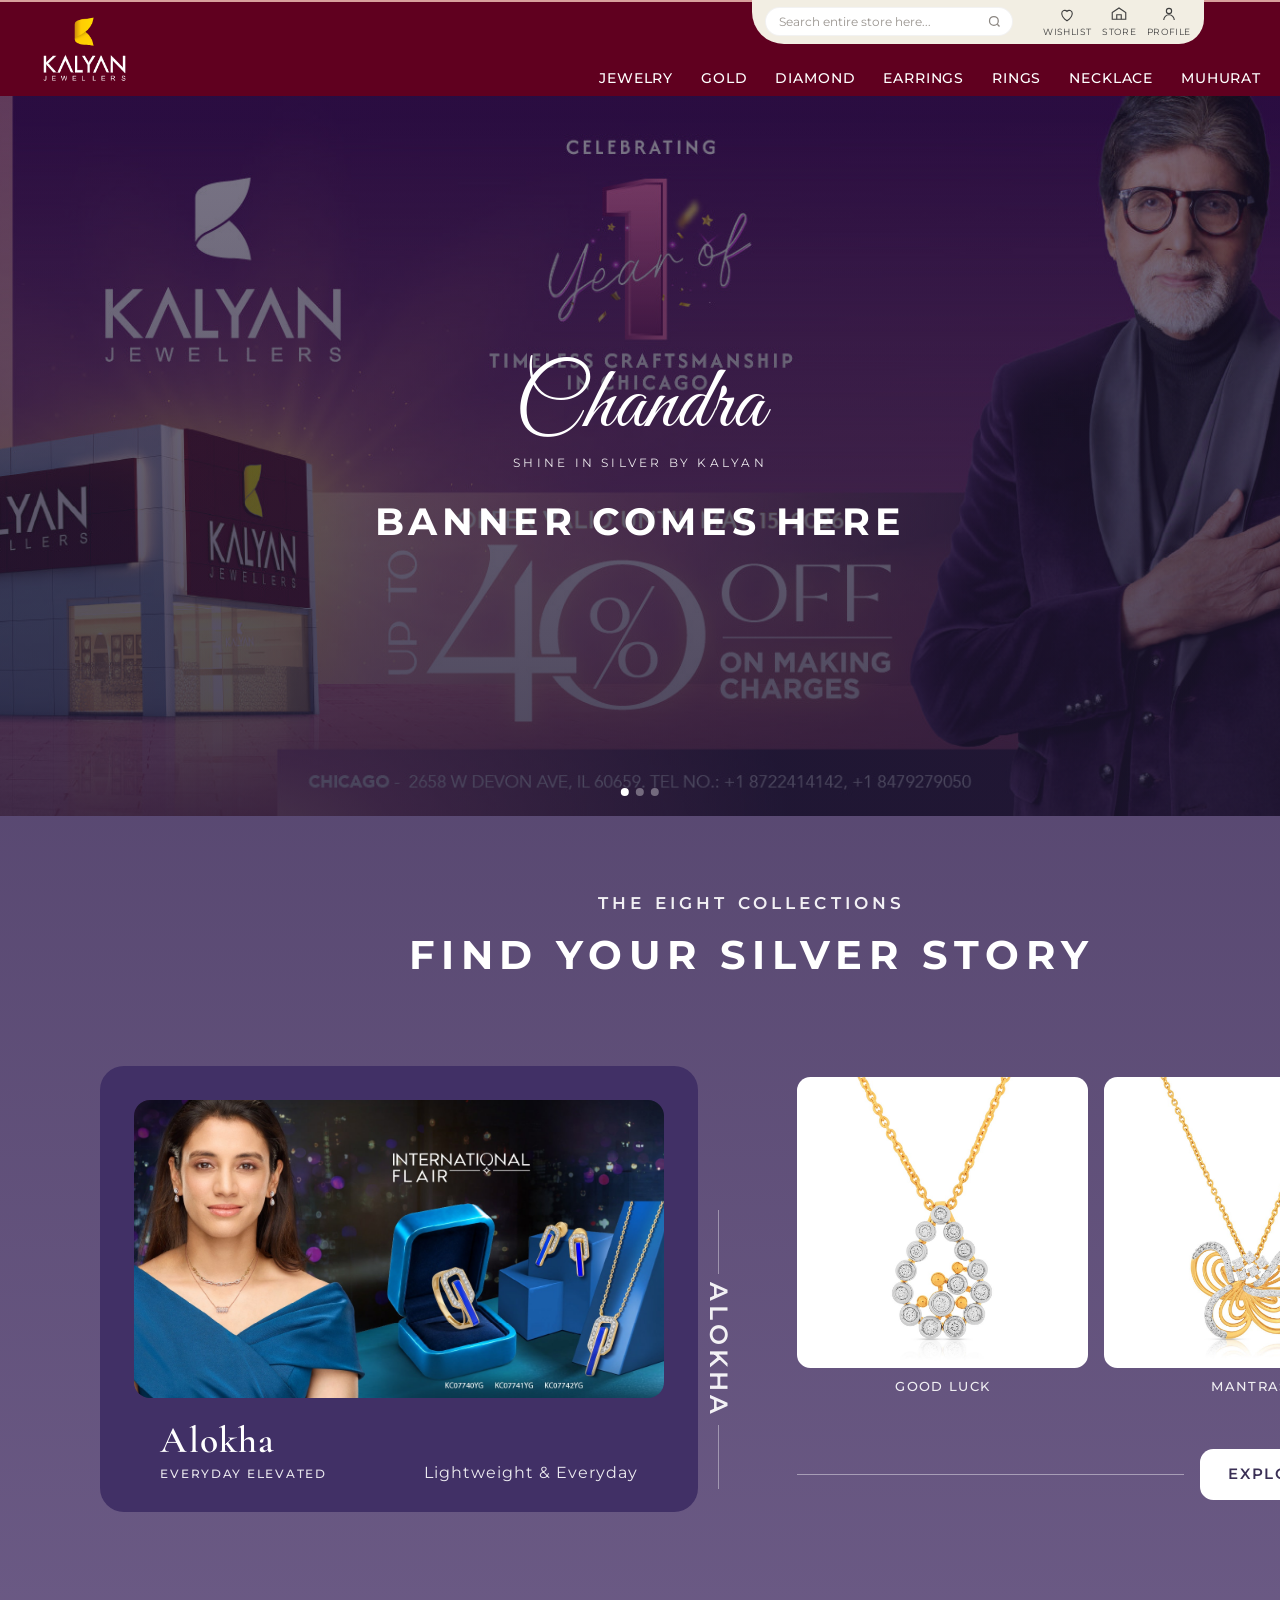
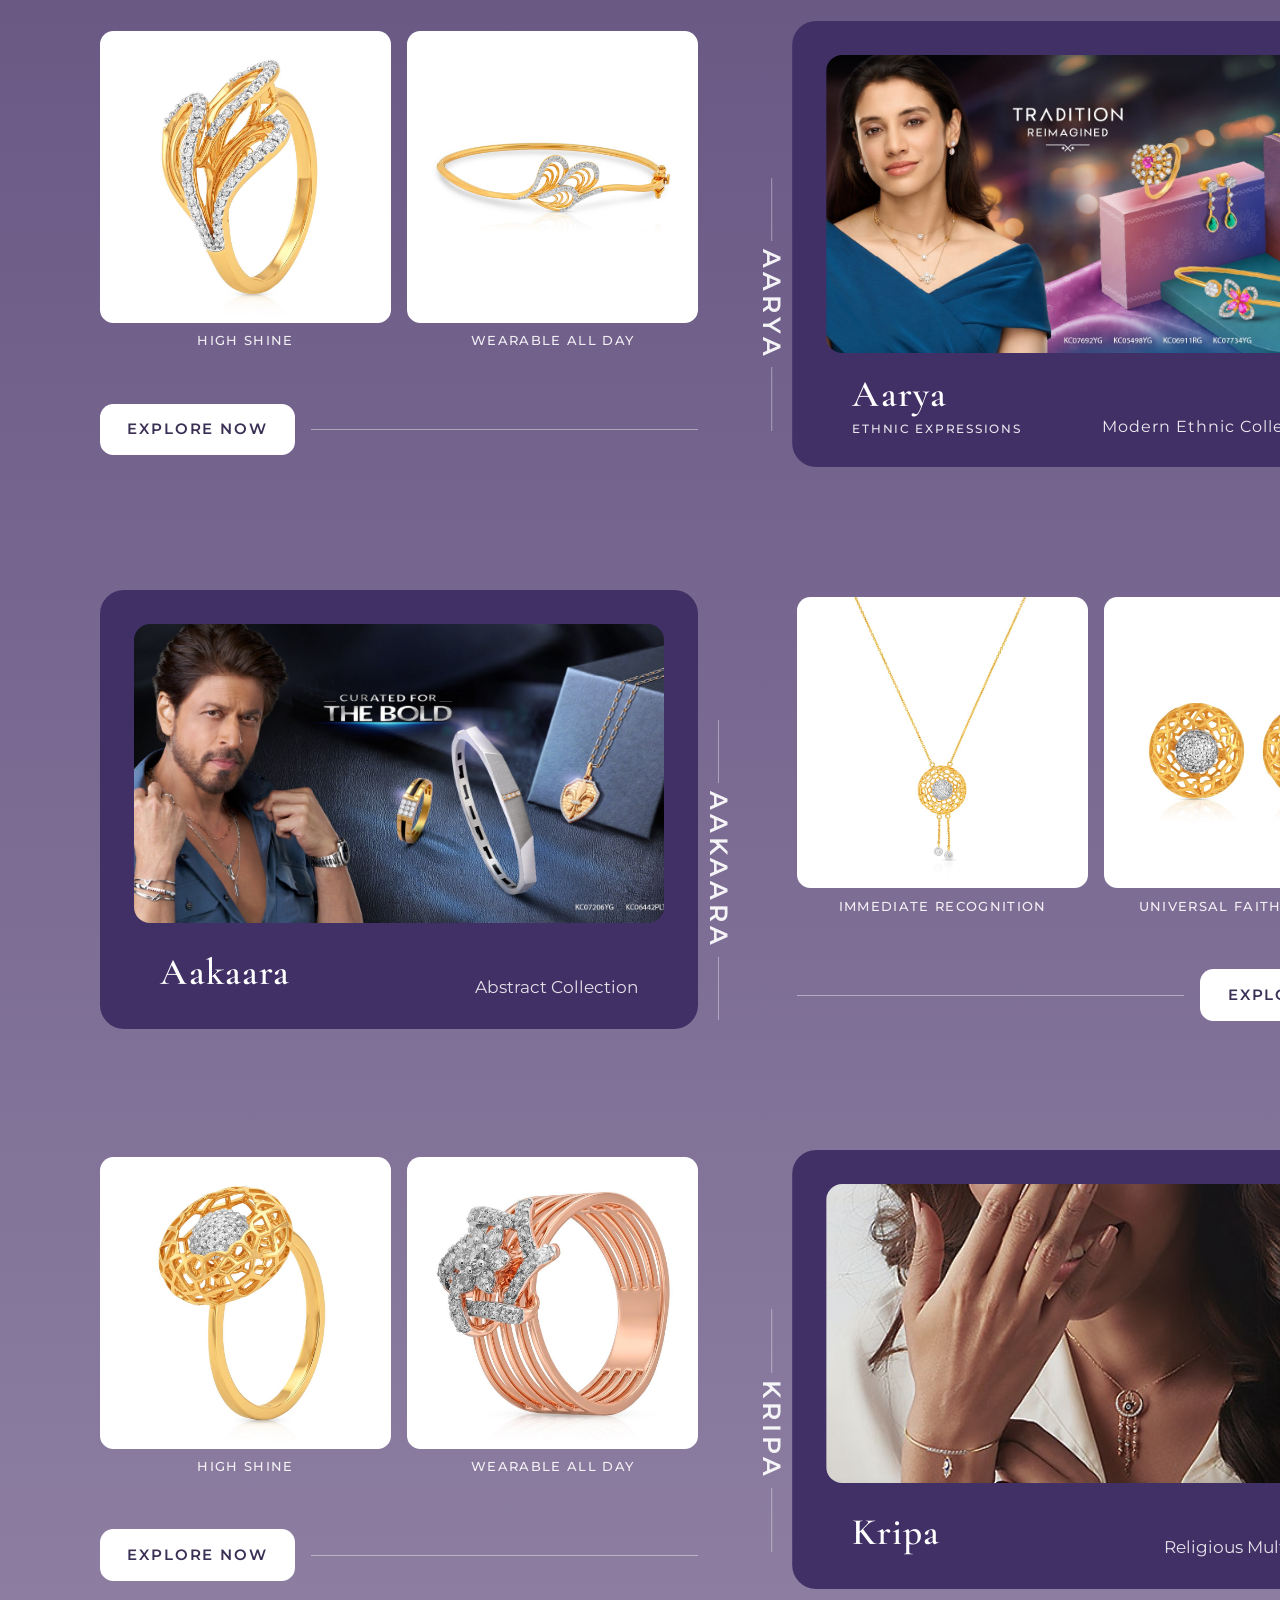
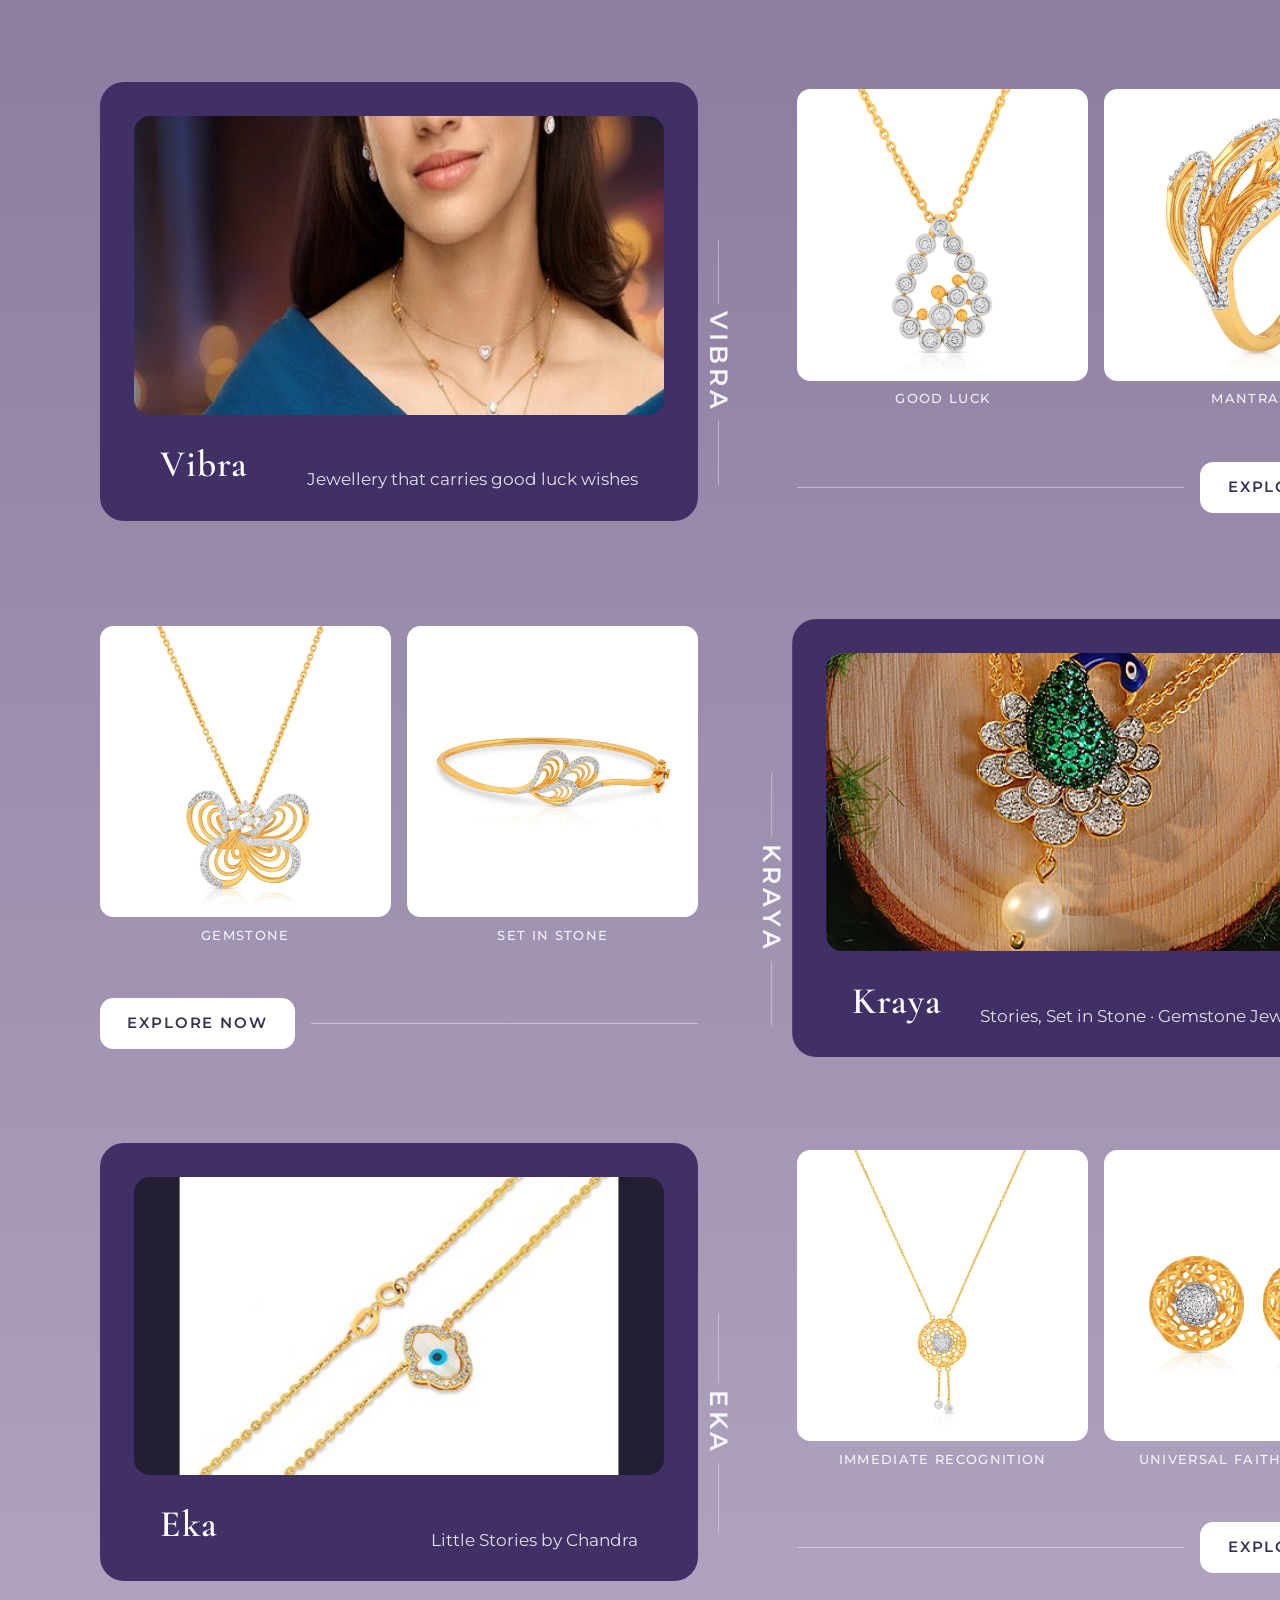
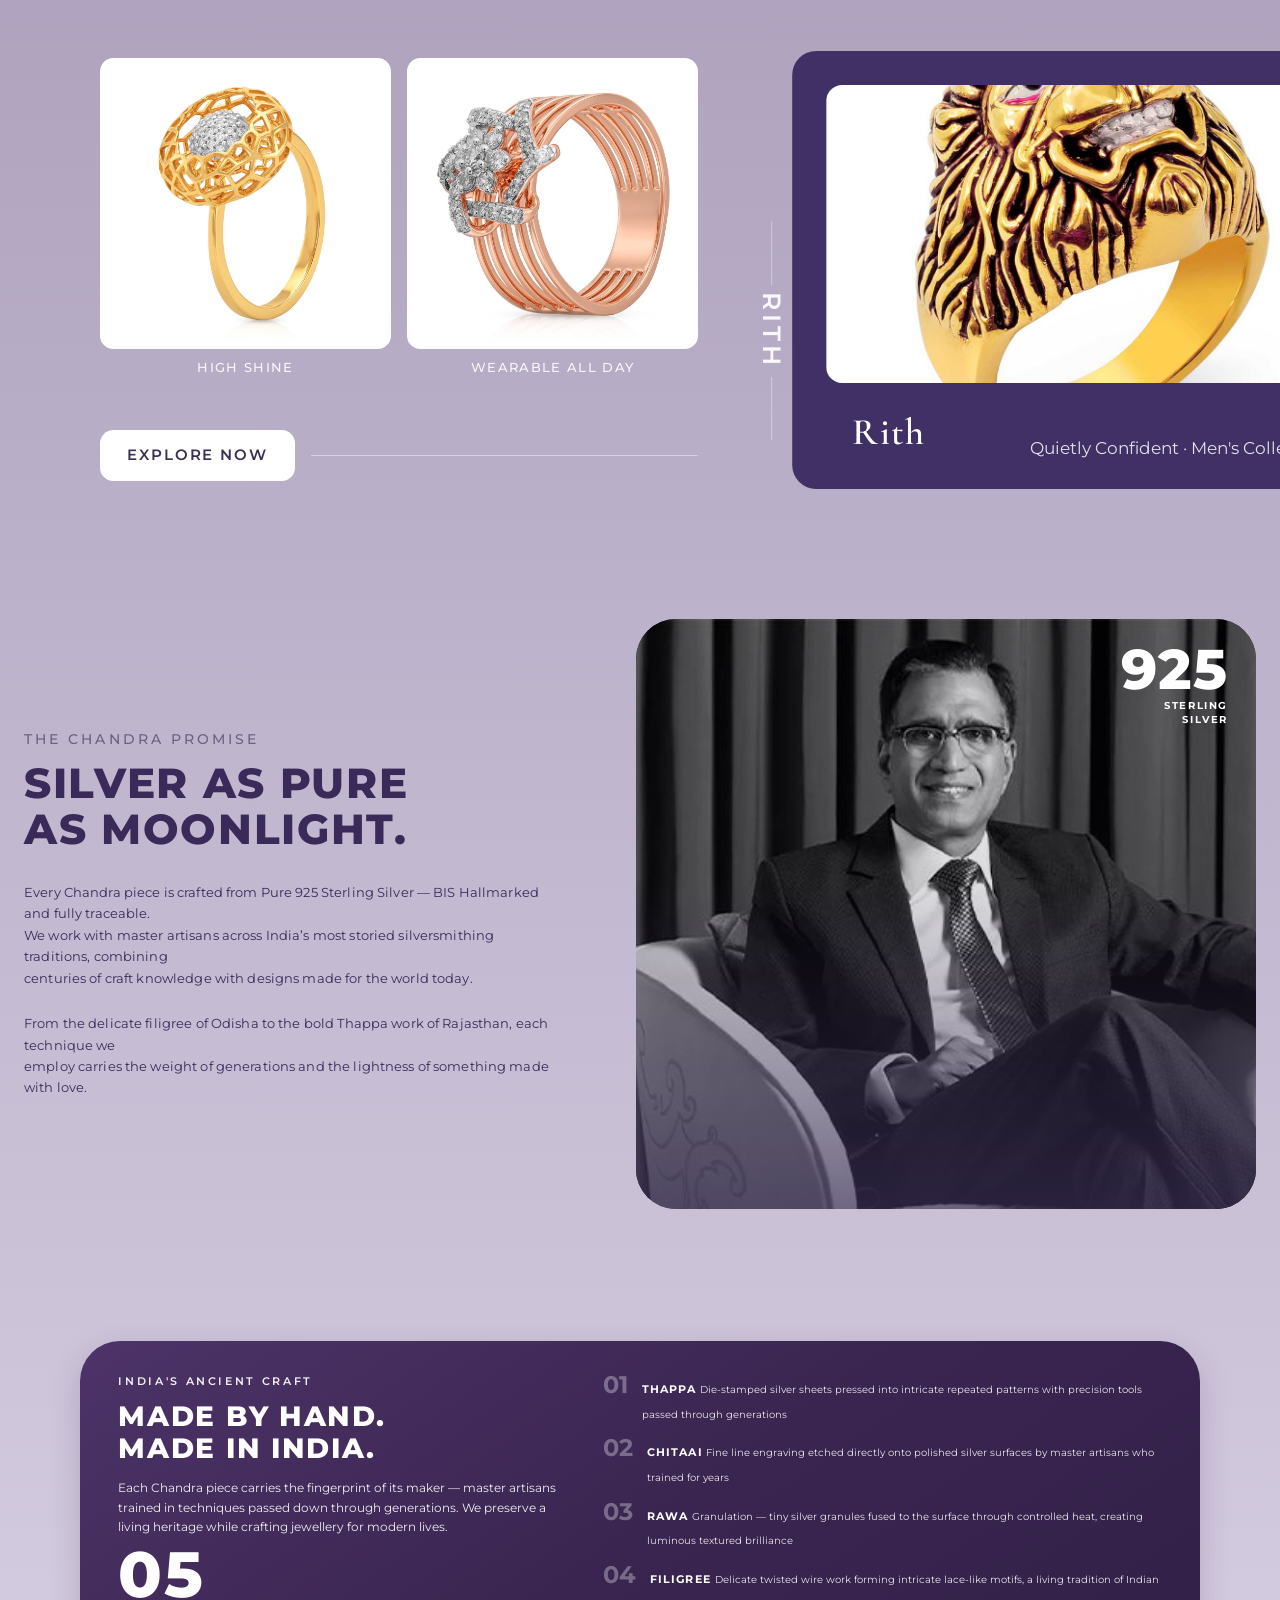
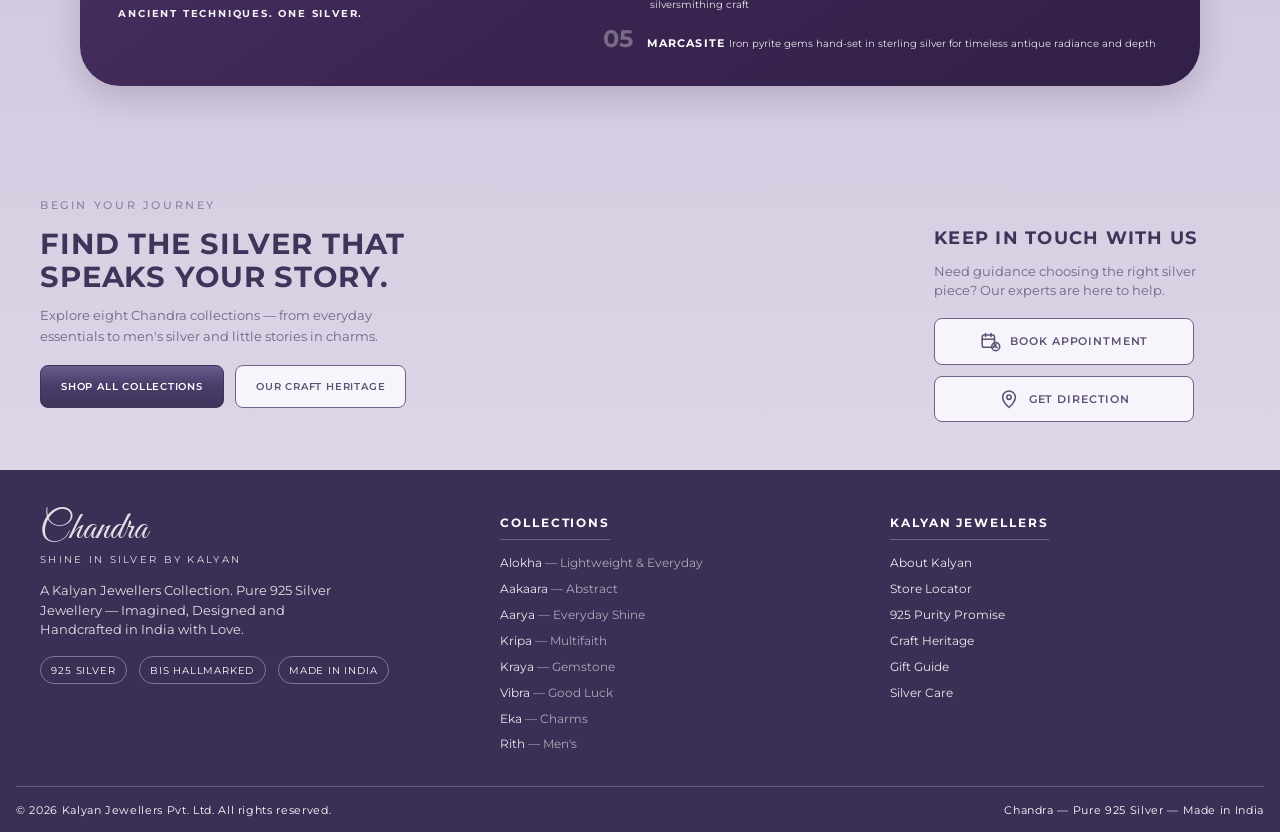
<file: chandra/index.html>
<!DOCTYPE html>
<html lang="en">
<head>
  <meta charset="UTF-8" />
  <meta name="viewport" content="width=device-width, initial-scale=1.0" />
  <title>Chandra — Shine in Silver by Kalyan | Landing Page</title>
  <meta name="description" content="Chandra by Kalyan Jewellers — pure 925 sterling silver jewellery. Responsive HTML mock conversion." />
  <link rel="preconnect" href="https://fonts.googleapis.com" />
  <link rel="preconnect" href="https://fonts.gstatic.com" crossorigin />
  <link href="https://fonts.googleapis.com/css2?family=Cormorant+Garamond:wght@500;600;700&family=Great+Vibes&family=Montserrat:wght@400;500;600;700&display=swap" rel="stylesheet" />
  <link rel="stylesheet" href="css/styles.css" />
</head>
<body class="page-home">
  <div class="page-links">
    <a href="index.html" class="is-current">Landing Page</a>
    <a href="plp.html">Product Listing</a>
    <a href="pdp.html">Product Detail</a>
  </div>

  <div class="utility-bar" aria-label="Quick links">
    <a class="utility-search" href="#" aria-label="Search"><svg viewBox="0 0 24 24" fill="none" stroke="currentColor" stroke-width="1.8"><circle cx="11" cy="11" r="7"/><path d="M20 20l-3.5-3.5"/></svg></a>
    <a href="#"><svg viewBox="0 0 24 24" fill="none" stroke="currentColor" stroke-width="1.8"><path d="M12 21s-7-4.4-7-10a4 4 0 017-2.5A4 4 0 0119 11c0 5.6-7 10-7 10z"/></svg>Wishlist</a>
    <a href="#"><svg viewBox="0 0 24 24" fill="none" stroke="currentColor" stroke-width="1.8"><path d="M4 10.5h16v8.5a1 1 0 01-1 1H5a1 1 0 01-1-1v-8.5z"/><path d="M3 10.5l2.2-5h13.6L21 10.5"/><path d="M9 20v-5h6v5"/></svg>Store</a>
    <a href="#"><svg viewBox="0 0 24 24" fill="none" stroke="currentColor" stroke-width="1.8"><circle cx="12" cy="8" r="3.5"/><path d="M5 20a7 7 0 0114 0"/></svg>Profile</a>
  </div>

  <header class="site-header">
    <div class="header-inner">
      <button class="menu-toggle" type="button" data-menu-toggle aria-expanded="false" aria-label="Open menu">
        <svg viewBox="0 0 24 24" fill="none" stroke="currentColor" stroke-width="2"><path d="M4 7h16M4 12h16M4 17h16"/></svg>
      </button>
      <a class="logo" href="index.html">
        <img class="logo-img" src="assets/icon/kalyanlogo.png" width="102" height="88" alt="Kalyan Jewellers" />
      </a>
    </div>

    <div class="header-grid">
      <a class="logo" href="index.html">
        <img class="logo-img" src="assets/icon/kalyanlogo.png" width="102" height="88" alt="Kalyan Jewellers" />
      </a>
      <div class="header-right-stack">
        <div class="header-utility">
          <label class="header-search">
            <span class="visually-hidden">Search entire store</span>
            <input type="search" placeholder="Search entire store here..." autocomplete="off" />
            <svg class="search-icon" viewBox="0 0 24 24" fill="none" stroke="currentColor" stroke-width="2" aria-hidden="true"><circle cx="11" cy="11" r="7"/><path d="M20 20l-3.5-3.5"/></svg>
          </label>
          <div class="header-util-group">
            <a href="#" class="header-util">
              <svg viewBox="0 0 24 24" fill="none" stroke="currentColor" stroke-width="1.5" aria-hidden="true"><path d="M12 21s-7-4.4-7-10a4 4 0 017-2.5A4 4 0 0119 11c0 5.6-7 10-7 10z"/></svg>
              <span>Wishlist</span>
            </a>
            <a href="#" class="header-util">
              <svg viewBox="0 0 24 24" fill="none" stroke="currentColor" stroke-width="1.5" aria-hidden="true"><path d="M3 10l9-6 9 6v9H3v-9z"/><path d="M9 19v-6h6v6"/></svg>
              <span>Store</span>
            </a>
            <a href="#" class="header-util">
              <svg viewBox="0 0 24 24" fill="none" stroke="currentColor" stroke-width="1.5" aria-hidden="true"><circle cx="12" cy="8" r="3.5"/><path d="M5 20a7 7 0 0114 0"/></svg>
              <span>Profile</span>
            </a>
          </div>
        </div>
      </div>
      <nav class="nav-desktop" aria-label="Primary">
        <a href="#">Jewelry</a>
        <a href="#">Gold</a>
        <a href="#">Diamond</a>
        <a href="#">Earrings</a>
        <a href="#">Rings</a>
        <a href="#">Necklace</a>
        <a href="#">Muhurat</a>
        <a href="#">Collection</a>
        <a href="#">Occasion</a>
        <a href="#">Price Range</a>
        <a href="#">More</a>
      </nav>
    </div>

    <nav class="mobile-nav" data-mobile-nav aria-label="Mobile">
      <a href="#">Jewelry</a>
      <a href="#">Gold</a>
      <a href="#">Diamond</a>
      <a href="plp.html">Chandra Silver</a>
      <a href="#">Collection</a>
      <a href="#">Occasion</a>
      <a href="pdp.html">Sample PDP</a>
    </nav>
  </header>

  <main>
    <div class="lp-mobile">
      <section class="m-hero" aria-label="Chandra banner">
        <div class="m-moon" aria-hidden="true"></div>
        <svg class="m-skyline" viewBox="0 0 360 90" preserveAspectRatio="none" aria-hidden="true">
          <g fill="rgba(28,12,58,0.55)">
            <rect x="18" y="38" width="10" height="52"/><rect x="32" y="22" width="14" height="68"/>
            <rect x="50" y="46" width="8" height="44"/><rect x="62" y="28" width="16" height="62"/>
            <rect x="82" y="50" width="9" height="40"/><rect x="96" y="18" width="12" height="72"/>
            <rect x="112" y="40" width="18" height="50"/><rect x="134" y="26" width="10" height="64"/>
            <rect x="210" y="34" width="12" height="56"/><rect x="226" y="16" width="16" height="74"/>
            <rect x="246" y="42" width="9" height="48"/><rect x="258" y="24" width="14" height="66"/>
            <rect x="276" y="48" width="11" height="42"/><rect x="290" y="20" width="15" height="70"/>
            <rect x="308" y="36" width="10" height="54"/><rect x="322" y="28" width="18" height="62"/>
          </g>
        </svg>
        <div class="m-sparkles" aria-hidden="true"></div>
        <div class="m-hero-copy">
          <p class="m-script">Chandra</p>
          <p class="m-tag">Shine in Silver<br />by Kalyan</p>
          <h1>Banner<br />Comes Here</h1>
        </div>
      </section>

      <section class="m-story">
        <div class="m-slider-block" data-slider-wrap>
          <div class="m-divider">
            <span></span>
            <strong data-m-label>AALOKA</strong>
            <span></span>
          </div>
          <div class="m-slider" data-collection-slider>
            <article class="m-slide is-active" data-label="AALOKA">
              <img class="is-banner" src="assets/collections/alokha.jpg" alt="Alokha collection" />
              <h3>Alokha</h3>
              <p class="m-eye">Everyday Elevated</p>
              <p class="m-sub">Lightweight &amp; Everyday</p>
              <a class="m-explore" href="plp.html">Explore Now</a>
            </article>
            <article class="m-slide" data-label="AARYA">
              <img class="is-banner" src="assets/collections/aarya.jpg" alt="Aarya collection" />
              <h3>Aarya</h3>
              <p class="m-eye">Ethnic Expressions</p>
              <p class="m-sub">Modern Ethnic Collection</p>
              <a class="m-explore" href="plp.html">Explore Now</a>
            </article>
            <article class="m-slide" data-label="AAKAARA">
              <img class="is-banner" src="assets/collections/aakaara.jpg" alt="Aakaara collection" />
              <h3>Aakaara</h3>
              <p class="m-eye">Abstract Collection</p>
              <p class="m-sub">Immediate Recognition</p>
              <a class="m-explore" href="plp.html">Explore Now</a>
            </article>
            <article class="m-slide" data-label="KRIPA">
              <img src="assets/collections/kripa.jpg" alt="Kripa collection" />
              <h3>Kripa</h3>
              <p class="m-eye">Religious Multifaith</p>
              <p class="m-sub">Universal Faith Symbols</p>
              <a class="m-explore" href="plp.html">Explore Now</a>
            </article>
            <article class="m-slide" data-label="VIBRA">
              <img src="assets/collections/vibra.jpg" alt="Vibra collection" />
              <h3>Vibra</h3>
              <p class="m-eye">Good Luck Wishes</p>
              <p class="m-sub">Jewellery that carries good luck</p>
              <a class="m-explore" href="plp.html">Explore Now</a>
            </article>
            <article class="m-slide" data-label="KRAYA">
              <img src="assets/collections/kraya.jpg" alt="Kraya collection" />
              <h3>Kraya</h3>
              <p class="m-eye">Stories, Set in Stone</p>
              <p class="m-sub">Gemstone Jewellery</p>
              <a class="m-explore" href="plp.html">Explore Now</a>
            </article>
            <article class="m-slide" data-label="EKA">
              <img src="assets/collections/eka.jpg" alt="Eka collection" />
              <h3>Eka</h3>
              <p class="m-eye">Little Stories</p>
              <p class="m-sub">Little Stories by Chandra</p>
              <a class="m-explore" href="plp.html">Explore Now</a>
            </article>
            <article class="m-slide" data-label="RITH">
              <img src="assets/collections/rith.jpg" alt="Rith collection" />
              <h3>Rith</h3>
              <p class="m-eye">Quietly Confident</p>
              <p class="m-sub">Men's Collection</p>
              <a class="m-explore" href="plp.html">Explore Now</a>
            </article>
          </div>
          <div class="m-dots" aria-label="Collections">
            <button type="button" class="is-active" data-collection-dot aria-label="Alokha"></button>
            <button type="button" data-collection-dot aria-label="Aarya"></button>
            <button type="button" data-collection-dot aria-label="Aakaara"></button>
            <button type="button" data-collection-dot aria-label="Kripa"></button>
            <button type="button" data-collection-dot aria-label="Vibra"></button>
            <button type="button" data-collection-dot aria-label="Kraya"></button>
            <button type="button" data-collection-dot aria-label="Eka"></button>
            <button type="button" data-collection-dot aria-label="Rith"></button>
          </div>
        </div>

        <div class="m-copy">
          <p class="m-kicker">The Chandra Promise</p>
          <h2>Silver as Pure<br />as Moonlight.</h2>
          <p>Every Chandra piece is crafted from Pure 925 Sterling Silver — BIS Hallmarked and fully traceable. We work with master artisans across India's most storied silversmithing traditions, combining centuries of craft knowledge with designs made for the world today.</p>
          <p>From the delicate filigree of Odisha to the bold Thappa work of Rajasthan, each technique we employ carries the weight of generations and the lightness of something made with love.</p>
        </div>

        <div class="m-silver">
          <svg viewBox="0 0 360 430" aria-hidden="true">
            <defs>
              <radialGradient id="mSilverBg" cx="32%" cy="40%" r="78%">
                <stop offset="0%" stop-color="#2a2a30"/>
                <stop offset="55%" stop-color="#101014"/>
                <stop offset="100%" stop-color="#070709"/>
              </radialGradient>
              <radialGradient id="mGlow" cx="50%" cy="100%" r="60%">
                <stop offset="0%" stop-color="#5c1830" stop-opacity="0.7"/>
                <stop offset="100%" stop-color="#5c1830" stop-opacity="0"/>
              </radialGradient>
              <filter id="knockWhite" color-interpolation-filters="sRGB">
                <feColorMatrix type="matrix" values="0.33 0.33 0.34 0 0  0.33 0.33 0.34 0 0  0.33 0.33 0.34 0 0  -0.9 -0.9 -0.9 2.85 0"/>
              </filter>
              <linearGradient id="fadeRight" x1="0" y1="0" x2="1" y2="0">
                <stop offset="42%" stop-color="#0c0c10" stop-opacity="0"/>
                <stop offset="68%" stop-color="#0c0c10" stop-opacity="0.88"/>
                <stop offset="100%" stop-color="#0c0c10"/>
              </linearGradient>
            </defs>
            <rect width="360" height="430" fill="url(#mSilverBg)"/>
            <image href="assets/products/p1.jpg" x="-70" y="-20" width="360" height="470" preserveAspectRatio="xMidYMid slice" filter="url(#knockWhite)"/>
            <rect width="360" height="430" fill="url(#fadeRight)"/>
            <rect width="360" height="430" fill="url(#mGlow)"/>
          </svg>
          <div class="m-silver-copy">
            <p class="m-925">925</p>
            <p>Sterling<br />Silver</p>
          </div>
        </div>

        <div class="m-copy m-craft-intro">
          <p class="m-kicker">India's Ancient Craft</p>
          <h2>Made by Hand.<br />Made in India.</h2>
          <p>Each Chandra piece carries the fingerprint of its maker. Master artisans trained in techniques passed down through generations. We preserve a living heritage while crafting jewellery for modern lives.</p>
        </div>
      </section>

      <section class="m-techniques" id="m-craft">
        <div class="m-tech-head">
          <p class="m-tech-count">05</p>
          <h2>Ancient Techniques.<br />One Silver.</h2>
        </div>
        <ol class="m-tech-list">
          <li><span>01</span><div><strong>Thappa</strong><p>Die-stamped silver sheets pressed into intricate repeated patterns with precision tools passed through generations</p></div></li>
          <li><span>02</span><div><strong>Chitaai</strong><p>Fine line engraving etched directly onto polished silver surfaces by master artisans who trained for years</p></div></li>
          <li><span>03</span><div><strong>Rawa</strong><p>Granulation — tiny silver granules fused to the surface through controlled heat, creating luminous textured brilliance</p></div></li>
          <li><span>04</span><div><strong>Filigree</strong><p>Delicate twisted wire work forming intricate lace-like motifs, a living tradition of Indian silversmithing craft</p></div></li>
          <li><span>05</span><div><strong>Marcasite</strong><p>Iron pyrite gems hand-set in sterling silver for timeless antique radiance and depth</p></div></li>
        </ol>
      </section>

      <section class="m-journey">
        <p class="m-kicker">Begin Your Journey</p>
        <h2>Find the Silver That<br />Speaks Your Story.</h2>
        <p>Eight collections. From the deeply devotional to the boldly modern, Chandra holds a piece for every moment, every mood, every person who wears silver.</p>
        <div class="m-actions">
          <a class="m-btn m-btn-fill" href="plp.html">Shop All Collections</a>
          <a class="m-btn m-btn-line" href="#m-craft">Our Craft Heritage</a>
        </div>

        <h2 class="m-touch-title">Keep in Touch<br />With Us</h2>
        <p>We're always here to guide you every step of the way. Whether it's new collections, special offers, or personalized assistance, we're just a click away. Let's stay connected!</p>
        <div class="m-actions">
          <a class="m-btn m-btn-line" href="#">
            <svg class="keep-icon" viewBox="0 0 24 24" fill="none" stroke="currentColor" stroke-width="1.7" stroke-linecap="round" stroke-linejoin="round" aria-hidden="true">
              <rect x="2.4" y="4.4" width="13.4" height="13.4" rx="2.3"/>
              <path d="M6.1 2.8v3.1M12.1 2.8v3.1M2.4 8.9h13.4"/>
              <circle cx="17.15" cy="17.05" r="4.35"/>
              <path d="M17.15 14.85v2.35l1.7.95"/>
            </svg>
            Book My Appointment
          </a>
          <a class="m-btn m-btn-line" href="#">
            <svg class="keep-icon" viewBox="0 0 24 24" fill="none" stroke="currentColor" stroke-width="1.7" stroke-linecap="round" stroke-linejoin="round" aria-hidden="true">
              <path d="M12 21.25s6.9-6 6.9-11.15A6.9 6.9 0 0 0 5.1 10.1C5.1 15.25 12 21.25 12 21.25z"/>
              <circle cx="12" cy="10.05" r="2.35"/>
            </svg>
            Get Direction
          </a>
        </div>
        <div class="m-top-row">
          <button class="m-top" type="button" data-scroll-top aria-label="Back to top">
            <svg viewBox="0 0 24 24" fill="none" stroke="currentColor" stroke-width="1.8" stroke-linecap="round" stroke-linejoin="round" aria-hidden="true">
              <circle cx="12" cy="12" r="9.2"/>
              <path d="M8 13.2l4-4.2 4 4.2"/>
            </svg>
          </button>
        </div>
      </section>

      <footer class="m-footer">
        <p class="m-script">Chandra</p>
        <p class="m-foot-tag">Shine in Silver<br />by Kalyan</p>
        <p class="m-foot-lead">A Kalyan Jewellers Collection.</p>
        <p class="m-foot-desc">Pure 925 Silver Jewellery. Imagined, Designed and Handcrafted in India with Love.</p>
        <div class="m-badges">
          <span>925<br />Silver</span>
          <span>BIS<br />Hallmarked</span>
          <span>Made<br />in India</span>
        </div>
        <h3 class="m-foot-head">Collections</h3>
        <p class="m-foot-flow">
          Alokha - Lightweight &amp; Everyday | Aakaara - Abstract Collection<br />
          Aarya - Modern Ethnic Collection | Kripa - Religious Multifaith<br />
          Vibra - Jewellery that carries good luck wishes |<br />
          Kraya - Gemstone Jewellery | Eka - Charms Collection<br />
          Rith - Men's Collection
        </p>
        <h3 class="m-foot-head">Kalyan Jewellers</h3>
        <p class="m-foot-flow m-foot-links">
          <a href="#">About Kalyan</a> | <a href="#">Store Locator</a> | <a href="#">925 Purity Promise</a><br />
          <a href="#">Craft Heritage</a> | <a href="#">Gift Guide</a> | <a href="#">Silver Care</a>
        </p>
        <p class="m-legal">© 2024 Kalyan Jewellers Pvt. Ltd. All rights reserved.<br /><span>Chandra - Pure 925 Silver - Made in India</span></p>
      </footer>
    </div>

    <section class="hero d-only" aria-label="Chandra banner">
      <div class="hero-slider">
        <div class="hero-slide is-active" data-hero-slide style="background-image:linear-gradient(180deg,rgba(30,22,50,.35),rgba(30,22,50,.55)),url('assets/hero/desktop-hero.jpg')"></div>
        <div class="hero-slide" data-hero-slide style="background-image:linear-gradient(180deg,rgba(30,22,50,.35),rgba(30,22,50,.55)),url('assets/hero/hero-slide-2.jpg')"></div>
        <div class="hero-slide" data-hero-slide style="background-image:linear-gradient(180deg,rgba(30,22,50,.35),rgba(30,22,50,.55)),url('assets/hero/hero-slide-3.jpg')"></div>
      </div>
      <div class="hero-content">
        <p class="brand-script">Chandra</p>
        <p class="brand-tag">Shine in Silver by Kalyan</p>
        <h1 class="hero-title">Banner Comes Here</h1>
      </div>
      <div class="hero-dots" aria-label="Banner slides">
        <button type="button" class="is-active" data-hero-dot aria-label="Slide 1"></button>
        <button type="button" data-hero-dot aria-label="Slide 2"></button>
        <button type="button" data-hero-dot aria-label="Slide 3"></button>
      </div>
    </section>

    <section class="section section-lavender section-collections d-only">
      <div class="container">
        <div class="section-head">
          <h2>The Eight Collections</h2>
          <p>Find your silver story</p>
        </div>

        <!-- Mobile slider -->
        <div class="collection-slider-wrap">
          <div class="collection-slider" data-collection-slider>
            <article class="collection-slide collection-card">
              <img src="assets/collections/alokha.jpg" alt="Alokha collection" />
              <div class="meta">
                <h3>Alokha</h3>
                <p>Everyday Elevated · Lightweight &amp; Everyday</p>
                <a class="btn btn-light" href="plp.html" style="margin-top:0.85rem">Explore Now</a>
              </div>
            </article>
            <article class="collection-slide collection-card">
              <img src="assets/collections/aarya.jpg" alt="Aarya collection" />
              <div class="meta"><h3>Aarya</h3><p>Wearable All Day</p><a class="btn btn-light" href="plp.html" style="margin-top:0.85rem">Explore Now</a></div>
            </article>
            <article class="collection-slide collection-card">
              <img src="assets/collections/aakaara.jpg" alt="Aakaara collection" />
              <div class="meta"><h3>Aakaara</h3><p>Abstract Collection</p><a class="btn btn-light" href="plp.html" style="margin-top:0.85rem">Explore Now</a></div>
            </article>
            <article class="collection-slide collection-card">
              <img src="assets/collections/kripa.jpg" alt="Kripa collection" />
              <div class="meta"><h3>Kripa</h3><p>Religious Multifaith</p><a class="btn btn-light" href="plp.html" style="margin-top:0.85rem">Explore Now</a></div>
            </article>
            <article class="collection-slide collection-card">
              <img src="assets/collections/vibra.jpg" alt="Vibra collection" />
              <div class="meta"><h3>Vibra</h3><p>Good Luck Wishes</p><a class="btn btn-light" href="plp.html" style="margin-top:0.85rem">Explore Now</a></div>
            </article>
            <article class="collection-slide collection-card">
              <img src="assets/collections/kraya.jpg" alt="Kraya collection" />
              <div class="meta"><h3>Kraya</h3><p>Gemstone Jewellery</p><a class="btn btn-light" href="plp.html" style="margin-top:0.85rem">Explore Now</a></div>
            </article>
            <article class="collection-slide collection-card">
              <img src="assets/collections/eka.jpg" alt="Eka collection" />
              <div class="meta"><h3>Eka</h3><p>Little Stories by Chandra</p><a class="btn btn-light" href="plp.html" style="margin-top:0.85rem">Explore Now</a></div>
            </article>
            <article class="collection-slide collection-card">
              <img src="assets/collections/rith.jpg" alt="Rith collection" />
              <div class="meta"><h3>Rith</h3><p>Men's Collection · Quietly Confident</p><a class="btn btn-light" href="plp.html" style="margin-top:0.85rem">Explore Now</a></div>
            </article>
          </div>
          <div class="slider-dots" aria-label="Collections">
            <button type="button" class="is-active" data-collection-dot></button>
            <button type="button" data-collection-dot></button>
            <button type="button" data-collection-dot></button>
            <button type="button" data-collection-dot></button>
            <button type="button" data-collection-dot></button>
            <button type="button" data-collection-dot></button>
            <button type="button" data-collection-dot></button>
            <button type="button" data-collection-dot></button>
          </div>
        </div>

        <!-- Desktop zigzag -->
        <div class="collections collections-desktop">
          <div class="collection-row">
            <article class="collection-card">
              <img src="assets/collections/alokha.jpg" alt="Alokha" />
              <div class="meta">
                <div class="meta-brand">
                  <h3>Alokha</h3>
                  <span class="meta-eyebrow">Everyday Elevated</span>
                </div>
                <p class="meta-tagline">Lightweight &amp; Everyday</p>
              </div>
            </article>
            <div class="vert-label" aria-hidden="true">
              <span class="vert-divider-line"></span>
              <span class="vert-label-text">Alokha</span>
              <span class="vert-divider-line"></span>
            </div>
            <div class="collection-side">
              <div class="thumb-grid">
                <div class="thumb"><img src="assets/products/p1.jpg" alt="" /><span>Good Luck</span></div>
                <div class="thumb"><img src="assets/products/p2.jpg" alt="" /><span>Mantras</span></div>
              </div>
              <div class="collection-cta">
                <span class="collection-cta-line"></span>
                <a class="btn btn-explore" href="plp.html">Explore Now</a>
              </div>
            </div>
          </div>

          <div class="collection-row is-flip">
            <article class="collection-card">
              <img src="assets/collections/aarya.jpg" alt="Aarya" />
              <div class="meta">
                <div class="meta-brand">
                  <h3>Aarya</h3>
                  <span class="meta-eyebrow">Ethnic Expressions</span>
                </div>
                <p class="meta-tagline">Modern Ethnic Collection</p>
              </div>
            </article>
            <div class="vert-label" aria-hidden="true">
              <span class="vert-divider-line"></span>
              <span class="vert-label-text">Aarya</span>
              <span class="vert-divider-line"></span>
            </div>
            <div class="collection-side">
              <div class="thumb-grid">
                <div class="thumb"><img src="assets/products/p3.jpg" alt="" /><span>High Shine</span></div>
                <div class="thumb"><img src="assets/products/p4.jpg" alt="" /><span>Wearable All Day</span></div>
              </div>
              <div class="collection-cta">
                <span class="collection-cta-line"></span>
                <a class="btn btn-explore" href="plp.html">Explore Now</a>
              </div>
            </div>
          </div>

          <div class="collection-row">
            <article class="collection-card">
              <img src="assets/collections/aakaara.jpg" alt="Aakaara" />
              <div class="meta"><h3>Aakaara</h3><p>Abstract Collection</p></div>
            </article>
            <div class="vert-label" aria-hidden="true">
              <span class="vert-divider-line"></span>
              <span class="vert-label-text">Aakaara</span>
              <span class="vert-divider-line"></span>
            </div>
            <div class="collection-side">
              <div class="thumb-grid">
                <div class="thumb"><img src="assets/products/p5.jpg" alt="" /><span>Immediate Recognition</span></div>
                <div class="thumb"><img src="assets/products/p6.jpg" alt="" /><span>Universal Faith Symbols</span></div>
              </div>
              <div class="collection-cta">
                <span class="collection-cta-line"></span>
                <a class="btn btn-explore" href="plp.html">Explore Now</a>
              </div>
            </div>
          </div>

          <div class="collection-row is-flip">
            <article class="collection-card">
              <img src="assets/collections/kripa.jpg" alt="Kripa" />
              <div class="meta"><h3>Kripa</h3><p>Religious Multifaith</p></div>
            </article>
            <div class="vert-label" aria-hidden="true">
              <span class="vert-divider-line"></span>
              <span class="vert-label-text">Kripa</span>
              <span class="vert-divider-line"></span>
            </div>
            <div class="collection-side">
              <div class="thumb-grid">
                <div class="thumb"><img src="assets/products/p7.jpg" alt="" /><span>High Shine</span></div>
                <div class="thumb"><img src="assets/products/p8.jpg" alt="" /><span>Wearable All Day</span></div>
              </div>
              <div class="collection-cta">
                <span class="collection-cta-line"></span>
                <a class="btn btn-explore" href="plp.html">Explore Now</a>
              </div>
            </div>
          </div>

          <div class="collection-row">
            <article class="collection-card">
              <img src="assets/collections/vibra.jpg" alt="Vibra" />
              <div class="meta"><h3>Vibra</h3><p>Jewellery that carries good luck wishes</p></div>
            </article>
            <div class="vert-label" aria-hidden="true">
              <span class="vert-divider-line"></span>
              <span class="vert-label-text">Vibra</span>
              <span class="vert-divider-line"></span>
            </div>
            <div class="collection-side">
              <div class="thumb-grid">
                <div class="thumb"><img src="assets/products/p1.jpg" alt="" /><span>Good Luck</span></div>
                <div class="thumb"><img src="assets/products/p3.jpg" alt="" /><span>Mantras</span></div>
              </div>
              <div class="collection-cta">
                <span class="collection-cta-line"></span>
                <a class="btn btn-explore" href="plp.html">Explore Now</a>
              </div>
            </div>
          </div>

          <div class="collection-row is-flip">
            <article class="collection-card">
              <img src="assets/collections/kraya.jpg" alt="Kraya" />
              <div class="meta"><h3>Kraya</h3><p>Stories, Set in Stone · Gemstone Jewellery</p></div>
            </article>
            <div class="vert-label" aria-hidden="true">
              <span class="vert-divider-line"></span>
              <span class="vert-label-text">Kraya</span>
              <span class="vert-divider-line"></span>
            </div>
            <div class="collection-side">
              <div class="thumb-grid">
                <div class="thumb"><img src="assets/products/p2.jpg" alt="" /><span>Gemstone</span></div>
                <div class="thumb"><img src="assets/products/p4.jpg" alt="" /><span>Set in Stone</span></div>
              </div>
              <div class="collection-cta">
                <span class="collection-cta-line"></span>
                <a class="btn btn-explore" href="plp.html">Explore Now</a>
              </div>
            </div>
          </div>

          <div class="collection-row">
            <article class="collection-card">
              <img src="assets/collections/eka.jpg" alt="Eka" />
              <div class="meta"><h3>Eka</h3><p>Little Stories by Chandra</p></div>
            </article>
            <div class="vert-label" aria-hidden="true">
              <span class="vert-divider-line"></span>
              <span class="vert-label-text">Eka</span>
              <span class="vert-divider-line"></span>
            </div>
            <div class="collection-side">
              <div class="thumb-grid">
                <div class="thumb"><img src="assets/products/p5.jpg" alt="" /><span>Immediate Recognition</span></div>
                <div class="thumb"><img src="assets/products/p6.jpg" alt="" /><span>Universal Faith Symbols</span></div>
              </div>
              <div class="collection-cta">
                <span class="collection-cta-line"></span>
                <a class="btn btn-explore" href="plp.html">Explore Now</a>
              </div>
            </div>
          </div>

          <div class="collection-row is-flip">
            <article class="collection-card">
              <img src="assets/collections/rith.jpg" alt="Rith" />
              <div class="meta"><h3>Rith</h3><p>Quietly Confident · Men's Collection</p></div>
            </article>
            <div class="vert-label" aria-hidden="true">
              <span class="vert-divider-line"></span>
              <span class="vert-label-text">Rith</span>
              <span class="vert-divider-line"></span>
            </div>
            <div class="collection-side">
              <div class="thumb-grid">
                <div class="thumb"><img src="assets/products/p7.jpg" alt="" /><span>High Shine</span></div>
                <div class="thumb"><img src="assets/products/p8.jpg" alt="" /><span>Wearable All Day</span></div>
              </div>
              <div class="collection-cta">
                <span class="collection-cta-line"></span>
                <a class="btn btn-explore" href="plp.html">Explore Now</a>
              </div>
            </div>
          </div>
        </div>
      </div>
    </section>

    <section class="section section-promise d-only" aria-labelledby="promise-title">
      <div class="container promise">
        <div class="promise-copy">
          <p class="promise-eyebrow">The Chandra Promise</p>
          <h2 class="promise-title" id="promise-title">Silver as Pure as Moonlight.</h2>
          <div class="promise-body">
            <p>Every Chandra piece is crafted from Pure 925 Sterling Silver — BIS Hallmarked and fully traceable.<br />We work with master artisans across India’s most storied silversmithing traditions, combining<br />centuries of craft knowledge with designs made for the world today.</p>
            <p>From the delicate filigree of Odisha to the bold Thappa work of Rajasthan, each technique we<br />employ carries the weight of generations and the lightness of something made with love.</p>
          </div>
        </div>
        <div class="promise-visual">
          <img
            class="promise-visual-img"
            src="assets/hero/brand-story.jpg"
            alt="Sterling silver necklace craftsmanship"
            width="620"
            height="590"
          />
          <div class="promise-badge" aria-hidden="true">
            <span class="promise-badge-num">925</span>
            <span class="promise-badge-label">Sterling<br />Silver</span>
          </div>
        </div>
      </div>
    </section>

    <section class="section section-craft d-only" id="craft">
      <div class="container">
        <div class="craft-banner">
          <div class="craft-intro">
            <p class="craft-eyebrow">India's Ancient Craft</p>
            <h2 class="craft-title">Made by Hand.<br />Made in India.</h2>
            <p class="craft-lead">Each Chandra piece carries the fingerprint of its maker — master artisans trained in techniques passed down through generations. We preserve a living heritage while crafting jewellery for modern lives.</p>
            <div class="craft-feature">
              <span class="craft-feature-num" aria-hidden="true">05</span>
              <span class="craft-feature-label">Ancient Techniques. One Silver.</span>
            </div>
          </div>
          <ul class="technique-list">
            <li><span class="num">01</span><div class="technique-copy"><strong>Thappa</strong><p>Die-stamped silver sheets pressed into intricate repeated patterns with precision tools passed through generations</p></div></li>
            <li><span class="num">02</span><div class="technique-copy"><strong>Chitaai</strong><p>Fine line engraving etched directly onto polished silver surfaces by master artisans who trained for years</p></div></li>
            <li><span class="num">03</span><div class="technique-copy"><strong>Rawa</strong><p>Granulation — tiny silver granules fused to the surface through controlled heat, creating luminous textured brilliance</p></div></li>
            <li><span class="num">04</span><div class="technique-copy"><strong>Filigree</strong><p>Delicate twisted wire work forming intricate lace-like motifs, a living tradition of Indian silversmithing craft</p></div></li>
            <li><span class="num">05</span><div class="technique-copy"><strong>Marcasite</strong><p>Iron pyrite gems hand-set in sterling silver for timeless antique radiance and depth</p></div></li>
          </ul>
        </div>
      </div>
    </section>

    <section class="section section-soft d-only">
      <div class="container">
        <div class="cta-split">
          <div>
            <p class="eyebrow">Begin Your Journey</p>
            <h2>Find the silver that speaks your story.</h2>
            <p>Explore eight Chandra collections — from everyday essentials to men's silver and little stories in charms.</p>
            <div class="cta-actions">
              <a class="btn btn-solid" href="plp.html">Shop All Collections</a>
              <a class="btn btn-outline" href="#craft">Our Craft Heritage</a>
            </div>
          </div>
          <div>
            <h2>Keep in touch with us</h2>
            <p>Need guidance choosing the right silver piece? Our experts are here to help.</p>
            <div class="contact-actions">
              <a href="#">
                <svg class="keep-icon" viewBox="0 0 24 24" fill="none" stroke="currentColor" stroke-width="1.7" stroke-linecap="round" stroke-linejoin="round" aria-hidden="true">
                  <rect x="2.4" y="4.4" width="13.4" height="13.4" rx="2.3"/>
                  <path d="M6.1 2.8v3.1M12.1 2.8v3.1M2.4 8.9h13.4"/>
                  <circle cx="17.15" cy="17.05" r="4.35"/>
                  <path d="M17.15 14.85v2.35l1.7.95"/>
                </svg>
                Book Appointment
              </a>
              <a href="#">
                <svg class="keep-icon" viewBox="0 0 24 24" fill="none" stroke="currentColor" stroke-width="1.7" stroke-linecap="round" stroke-linejoin="round" aria-hidden="true">
                  <path d="M12 21.25s6.9-6 6.9-11.15A6.9 6.9 0 0 0 5.1 10.1C5.1 15.25 12 21.25 12 21.25z"/>
                  <circle cx="12" cy="10.05" r="2.35"/>
                </svg>
                Get Direction
              </a>
            </div>
          </div>
        </div>
      </div>
    </section>
  </main>

  <button class="back-to-top" type="button" data-scroll-top aria-label="Back to top">
    <svg viewBox="0 0 24 24" fill="none" stroke="currentColor" stroke-width="1.8" stroke-linecap="round" stroke-linejoin="round" aria-hidden="true">
      <circle cx="12" cy="12" r="9.2"/>
      <path d="M8 13.2l4-4.2 4 4.2"/>
    </svg>
  </button>

  <footer class="site-footer d-only">
    <div class="container footer-grid">
      <div class="footer-brand">
        <p class="script">Chandra</p>
        <p class="tag">Shine in Silver by Kalyan</p>
        <p>A Kalyan Jewellers Collection. Pure 925 Silver Jewellery — Imagined, Designed and Handcrafted in India with Love.</p>
        <div class="badges">
          <span>925 Silver</span>
          <span>BIS Hallmarked</span>
          <span>Made in India</span>
        </div>
      </div>
      <div class="footer-col">
        <h4>Collections</h4>
        <ul>
          <li>Alokha <span>— Lightweight &amp; Everyday</span></li>
          <li>Aakaara <span>— Abstract</span></li>
          <li>Aarya <span>— Everyday Shine</span></li>
          <li>Kripa <span>— Multifaith</span></li>
          <li>Kraya <span>— Gemstone</span></li>
          <li>Vibra <span>— Good Luck</span></li>
          <li>Eka <span>— Charms</span></li>
          <li>Rith <span>— Men's</span></li>
        </ul>
      </div>
      <div class="footer-col">
        <h4>Kalyan Jewellers</h4>
        <ul>
          <li><a href="#">About Kalyan</a></li>
          <li><a href="#">Store Locator</a></li>
          <li><a href="#">925 Purity Promise</a></li>
          <li><a href="#">Craft Heritage</a></li>
          <li><a href="#">Gift Guide</a></li>
          <li><a href="#">Silver Care</a></li>
        </ul>
      </div>
    </div>
    <div class="footer-bottom">
      <span>© 2026 Kalyan Jewellers Pvt. Ltd. All rights reserved.</span>
      <span>Chandra — Pure 925 Silver — Made in India</span>
    </div>
  </footer>

  <script src="js/main.js"></script>
</body>
</html>
</file>
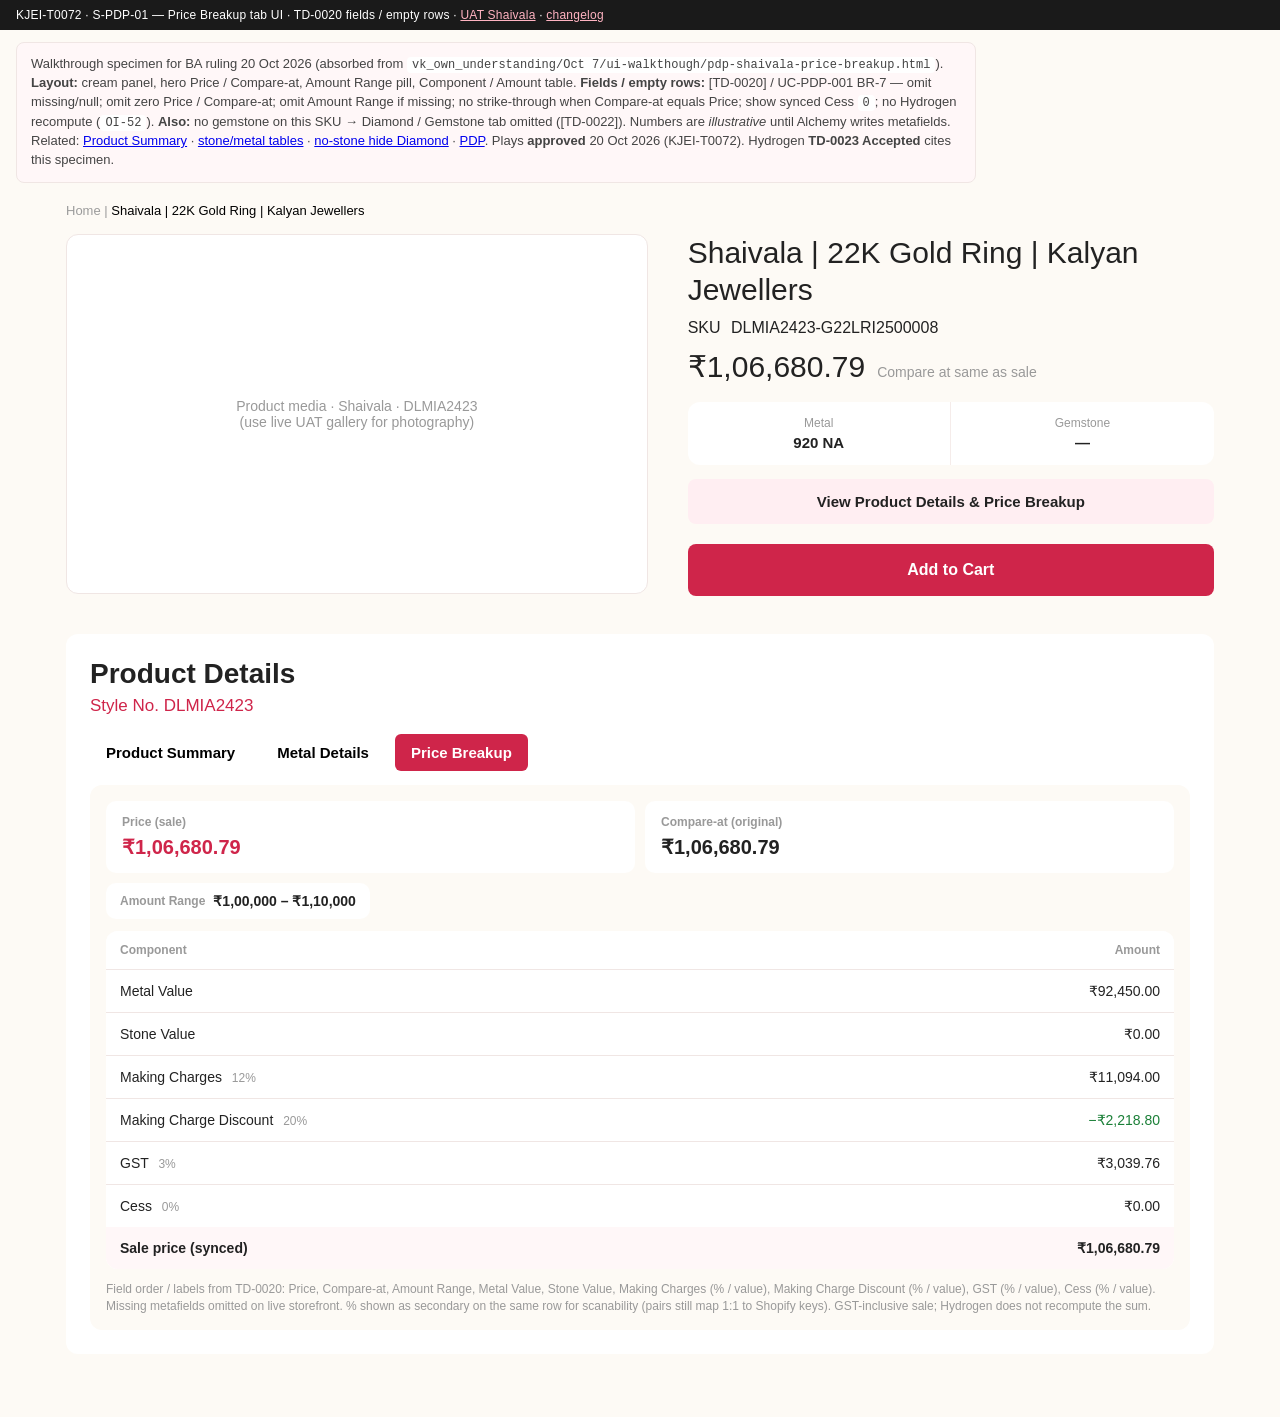
<file: pdp-price-breakup.html>
<!DOCTYPE html>
<html lang="en">
<head>
  <meta charset="UTF-8" />
  <meta name="viewport" content="width=device-width, initial-scale=1.0" />
  <title>PDP Price Breakup tab — walkthrough specimen (KJEI-T0072)</title>
  <style>
    :root {
      --cream: #fdfaf5;
      --blush: #fff7f8;
      --rose: #cf254a;
      --ink: #222222;
      --muted: #999999;
      --line: #f0e6e4;
      --card: #ffffff;
      --strike: #6e7191;
    }
    * { box-sizing: border-box; }
    body {
      margin: 0;
      background: var(--cream);
      color: var(--ink);
      font-family: "Helvetica Neue", Helvetica, Arial, sans-serif;
    }
    .demo-banner {
      background: #1a1a1a;
      color: #fff;
      font-size: 12px;
      padding: 8px 16px;
      letter-spacing: 0.02em;
    }
    .demo-banner a { color: #ffb3c1; }
    .note {
      max-width: 960px;
      margin: 12px 16px 0;
      padding: 12px 14px;
      background: var(--blush);
      border: 1px solid var(--line);
      border-radius: 8px;
      font-size: 13px;
      color: #444;
      line-height: 1.45;
    }
    .note code { font-size: 12px; background: #fff; padding: 1px 5px; border-radius: 4px; }
    .page {
      max-width: 1180px;
      margin: 0 auto;
      padding: 20px 16px 64px;
    }
    .crumb { font-size: 13px; color: #9b9b9b; margin-bottom: 16px; }
    .crumb strong { color: #000; font-weight: 400; }
    .layout {
      display: grid;
      grid-template-columns: 1.05fr 0.95fr;
      gap: 40px;
      align-items: start;
    }
    @media (max-width: 900px) {
      .layout { grid-template-columns: 1fr; }
    }
    .gallery {
      min-height: 360px;
      border: 1px solid var(--line);
      border-radius: 12px;
      background: #fff;
      display: flex;
      align-items: center;
      justify-content: center;
      color: var(--muted);
      font-size: 14px;
      text-align: center;
      padding: 24px;
    }
    h1 {
      margin: 0 0 10px;
      font-size: 30px;
      font-weight: 400;
      line-height: 1.25;
    }
    .sku-row {
      font-size: 16px;
      font-weight: 300;
      margin-bottom: 12px;
    }
    .sku-row strong { font-weight: 500; margin-right: 6px; }
    .price-row {
      display: flex;
      flex-wrap: wrap;
      align-items: baseline;
      gap: 12px;
      margin-bottom: 18px;
    }
    .price-row .sale {
      font-size: 30px;
      font-weight: 500;
    }
    .price-row .compare {
      font-size: 18px;
      color: var(--strike);
      text-decoration: line-through;
    }
    .price-row .compare.same {
      text-decoration: none;
      color: var(--muted);
      font-size: 14px;
    }
    .glance {
      display: grid;
      grid-template-columns: 1fr 1fr;
      background: #fff;
      border-radius: 12px;
      overflow: hidden;
      margin-bottom: 14px;
    }
    .glance div {
      padding: 14px;
      text-align: center;
      border-right: 1px solid #f5ecea;
    }
    .glance div:last-child { border-right: 0; }
    .glance p { margin: 0; color: var(--muted); font-size: 12px; }
    .glance strong { display: block; margin-top: 4px; font-size: 15px; }
    .cta {
      width: 100%;
      height: 52px;
      border: 0;
      border-radius: 8px;
      background: var(--rose);
      color: #fff;
      font-size: 16px;
      font-weight: 600;
      cursor: pointer;
      margin-bottom: 10px;
    }
    .linkish {
      width: 100%;
      border: 0;
      background: #ffeef2;
      color: #222;
      padding: 14px;
      border-radius: 8px;
      font-size: 15px;
      font-weight: 600;
      cursor: pointer;
      margin-bottom: 20px;
    }
    .details {
      background: #fff;
      border-radius: 12px;
      padding: 24px;
      margin-top: 28px;
    }
    .details h2 {
      margin: 0 0 6px;
      font-size: 28px;
    }
    .style { color: var(--rose); font-weight: 300; font-size: 17px; margin-bottom: 18px; }
    .tabs {
      display: flex;
      flex-wrap: wrap;
      gap: 10px;
      margin-bottom: 14px;
    }
    .tab {
      border: 0;
      background: transparent;
      padding: 10px 16px;
      border-radius: 6px;
      font-size: 15px;
      font-weight: 600;
      cursor: pointer;
      color: #000;
    }
    .tab.active {
      background: var(--rose);
      color: #fff;
    }
    .panel {
      background: var(--cream);
      border-radius: 12px;
      padding: 16px;
    }
    .hero-prices {
      display: grid;
      grid-template-columns: 1fr 1fr;
      gap: 10px;
      margin-bottom: 10px;
    }
    @media (max-width: 560px) {
      .hero-prices { grid-template-columns: 1fr; }
    }
    .hero-cell {
      background: var(--card);
      border-radius: 10px;
      padding: 14px 16px;
    }
    .hero-cell p {
      margin: 0;
      color: var(--muted);
      font-size: 12px;
      font-weight: 600;
    }
    .hero-cell strong {
      display: block;
      margin-top: 6px;
      font-size: 20px;
      font-weight: 600;
    }
    .hero-cell.sale strong { color: var(--rose); }
    .range-pill {
      display: inline-flex;
      align-items: center;
      gap: 8px;
      background: var(--card);
      border-radius: 10px;
      padding: 10px 14px;
      margin-bottom: 12px;
      font-size: 14px;
    }
    .range-pill span { color: var(--muted); font-size: 12px; font-weight: 600; }
    .breakup {
      width: 100%;
      border-collapse: collapse;
      background: var(--card);
      border-radius: 12px;
      overflow: hidden;
      font-size: 14px;
    }
    .breakup th {
      text-align: left;
      font-size: 12px;
      font-weight: 600;
      color: var(--muted);
      padding: 12px 14px;
      border-bottom: 1px solid var(--line);
      background: #fff;
    }
    .breakup td {
      padding: 13px 14px;
      border-bottom: 1px solid var(--line);
      font-weight: 500;
    }
    .breakup tr:last-child td { border-bottom: 0; }
    .breakup .amt { text-align: right; font-variant-numeric: tabular-nums; white-space: nowrap; }
    .breakup .pct {
      color: var(--muted);
      font-size: 12px;
      font-weight: 500;
      margin-left: 6px;
    }
    .breakup .discount .amt { color: #1a7f37; }
    .breakup tfoot td {
      background: var(--blush);
      font-weight: 600;
    }
    .foot-note {
      margin: 12px 0 0;
      font-size: 12px;
      color: var(--muted);
      line-height: 1.4;
    }
  </style>
</head>
<body>
  <div class="demo-banner">
    KJEI-T0072 · S-PDP-01 — Price Breakup tab UI · TD-0020 fields / empty rows ·
    <a href="https://uat-ecom.kalyanjewellers.net/products/shaivala-22k-gold-ring-kalyan-jewellers?SKU=DLMIA2423-G22LRI2500008" target="_blank" rel="noopener">UAT Shaivala</a>
    · <a href="changelog.html">changelog</a>
  </div>

  <p class="note">
    Walkthrough specimen for BA ruling 20 Oct 2026 (absorbed from
    <code>vk_own_understanding/Oct 7/ui-walkthough/pdp-shaivala-price-breakup.html</code>).
    <strong>Layout:</strong> cream panel, hero Price / Compare-at, Amount Range pill, Component / Amount table.
    <strong>Fields / empty rows:</strong> [TD-0020] / UC-PDP-001 BR-7 — omit missing/null; omit zero Price / Compare-at;
    omit Amount Range if missing; no strike-through when Compare-at equals Price; show synced Cess <code>0</code>;
    no Hydrogen recompute (<code>OI-52</code>).
    <strong>Also:</strong> no gemstone on this SKU → Diamond / Gemstone tab omitted ([TD-0022]).
    Numbers are <em>illustrative</em> until Alchemy writes metafields.
    Related: <a href="pdp-product-summary.html">Product Summary</a> ·
    <a href="pdp-stone-metal-details.html">stone/metal tables</a> ·
    <a href="pdp-no-stone-hide-diamond-tab.html">no-stone hide Diamond</a> ·
    <a href="pdp.html">PDP</a>.
    Plays <strong>approved</strong> 20 Oct 2026 (KJEI-T0072). Hydrogen <strong>TD-0023 Accepted</strong> cites this specimen.
  </p>

  <div class="page">
    <div class="crumb">Home | <strong>Shaivala | 22K Gold Ring | Kalyan Jewellers</strong></div>

    <div class="layout">
      <div class="gallery">
        Product media · Shaivala · DLMIA2423<br />
        (use live UAT gallery for photography)
      </div>

      <div>
        <h1>Shaivala | 22K Gold Ring | Kalyan Jewellers</h1>
        <div class="sku-row"><strong>SKU</strong> DLMIA2423-G22LRI2500008</div>
        <div class="price-row">
          <span class="sale">₹1,06,680.79</span>
          <span class="compare same">Compare at same as sale</span>
        </div>

        <div class="glance">
          <div>
            <p>Metal</p>
            <strong>920 NA</strong>
          </div>
          <div>
            <p>Gemstone</p>
            <strong>—</strong>
          </div>
        </div>

        <button type="button" class="linkish" onclick="document.getElementById('product-tabs').scrollIntoView({behavior:'smooth'})">
          View Product Details &amp; Price Breakup
        </button>
        <button type="button" class="cta">Add to Cart</button>
      </div>
    </div>

    <div class="details" id="product-tabs">
      <h2>Product Details</h2>
      <div class="style">Style No. DLMIA2423</div>

      <div class="tabs" role="tablist">
        <button type="button" class="tab" data-tab="summary">Product Summary</button>
        <!-- Diamond / Gemstone omitted — no stone lines (TD-0022) -->
        <button type="button" class="tab" data-tab="metal">Metal Details</button>
        <button type="button" class="tab active" data-tab="price">Price Breakup</button>
      </div>

      <div class="panel" id="panel-summary" hidden>
        <p style="margin:0;font-size:14px;line-height:1.5;color:#555">
          The Shaivala Gold Ring features a flowing diagonal centre highlighted by an organically textured panel…
          Division Gold · Gender GENTS.
          <!-- Master collection / Collection omitted from Summary — KJEI-T0085 / UAT #3 -->
          Full Summary specimen: <a href="pdp-product-summary.html">pdp-product-summary.html</a>.
        </p>
      </div>

      <div class="panel" id="panel-metal" hidden>
        <table class="breakup" aria-label="Metal details">
          <thead>
            <tr><th>Material</th><th>Purity</th><th>Qty</th><th class="amt">Weight</th></tr>
          </thead>
          <tbody>
            <tr><td>Gold</td><td>920</td><td>1</td><td class="amt">~5–6 g</td></tr>
          </tbody>
        </table>
        <p class="foot-note">Metal table look follows TD-0021; weights illustrative in this mock.</p>
      </div>

      <div class="panel" id="panel-price">
        <!-- TD-0020 §3 — Price Breakup design -->
        <div class="hero-prices">
          <div class="hero-cell sale">
            <p>Price (sale)</p>
            <strong>₹1,06,680.79</strong>
          </div>
          <div class="hero-cell">
            <p>Compare-at (original)</p>
            <strong>₹1,06,680.79</strong>
          </div>
        </div>

        <div class="range-pill">
          <span>Amount Range</span>
          <strong>₹1,00,000 – ₹1,10,000</strong>
        </div>

        <table class="breakup" aria-label="Price breakup components">
          <thead>
            <tr>
              <th>Component</th>
              <th class="amt">Amount</th>
            </tr>
          </thead>
          <tbody>
            <tr>
              <td>Metal Value</td>
              <td class="amt">₹92,450.00</td>
            </tr>
            <tr>
              <td>Stone Value</td>
              <td class="amt">₹0.00</td>
            </tr>
            <tr>
              <td>Making Charges <span class="pct">12%</span></td>
              <td class="amt">₹11,094.00</td>
            </tr>
            <tr class="discount">
              <td>Making Charge Discount <span class="pct">20%</span></td>
              <td class="amt">−₹2,218.80</td>
            </tr>
            <tr>
              <td>GST <span class="pct">3%</span></td>
              <td class="amt">₹3,039.76</td>
            </tr>
            <tr>
              <td>Cess <span class="pct">0%</span></td>
              <td class="amt">₹0.00</td>
            </tr>
          </tbody>
          <tfoot>
            <tr>
              <td>Sale price (synced)</td>
              <td class="amt">₹1,06,680.79</td>
            </tr>
          </tfoot>
        </table>

        <p class="foot-note">
          Field order / labels from TD-0020: Price, Compare-at, Amount Range, Metal Value, Stone Value,
          Making Charges (% / value), Making Charge Discount (% / value), GST (% / value), Cess (% / value).
          Missing metafields omitted on live storefront. % shown as secondary on the same row for scanability
          (pairs still map 1:1 to Shopify keys). GST-inclusive sale; Hydrogen does not recompute the sum.
        </p>
      </div>
    </div>
  </div>

  <script>
    var tabs = document.querySelectorAll(".tab");
    var panels = {
      summary: document.getElementById("panel-summary"),
      metal: document.getElementById("panel-metal"),
      price: document.getElementById("panel-price")
    };
    tabs.forEach(function (btn) {
      btn.addEventListener("click", function () {
        tabs.forEach(function (t) { t.classList.remove("active"); });
        btn.classList.add("active");
        Object.keys(panels).forEach(function (key) {
          panels[key].hidden = key !== btn.dataset.tab;
        });
      });
    });
  </script>
</body>
</html>
</file>
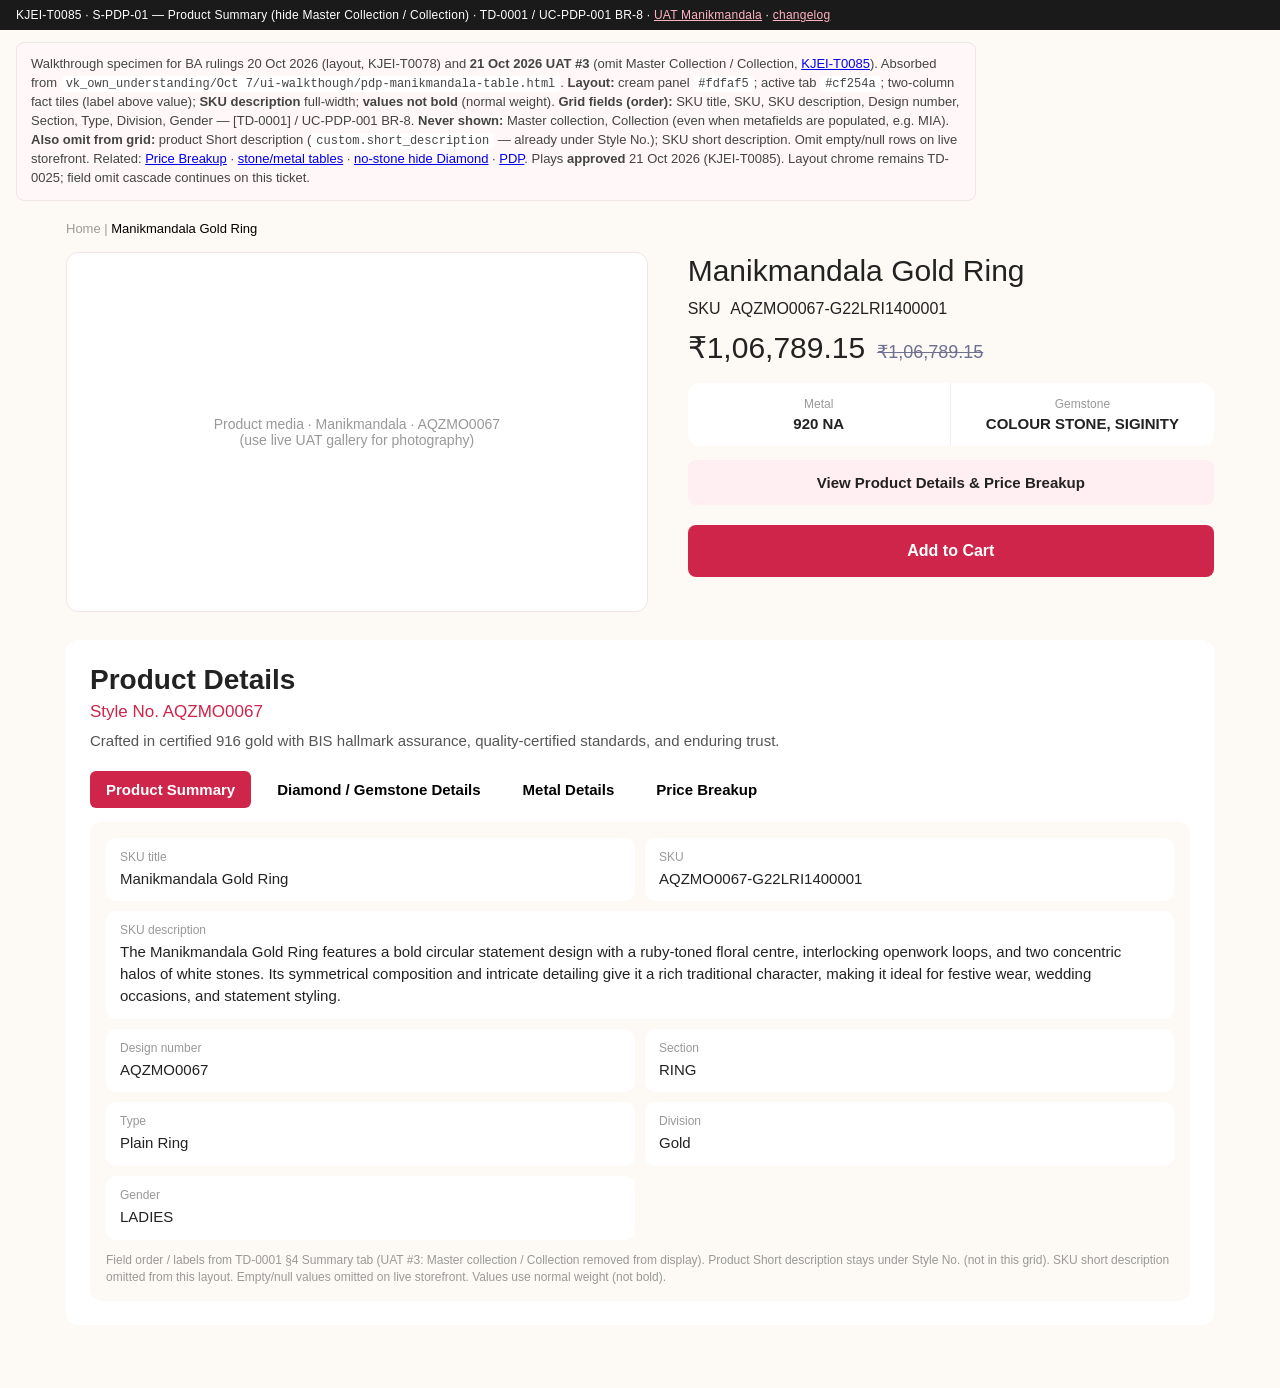
<file: pdp-product-summary.html>
<!DOCTYPE html>
<html lang="en">
<head>
  <meta charset="UTF-8" />
  <meta name="viewport" content="width=device-width, initial-scale=1.0" />
  <title>PDP Product Summary tab — walkthrough specimen (KJEI-T0078)</title>
  <style>
    :root {
      --cream: #fdfaf5;
      --blush: #fff7f8;
      --rose: #cf254a;
      --ink: #222222;
      --muted: #999999;
      --line: #f0e6e4;
      --card: #ffffff;
      --strike: #6e7191;
    }
    * { box-sizing: border-box; }
    body {
      margin: 0;
      background: var(--cream);
      color: var(--ink);
      font-family: "Helvetica Neue", Helvetica, Arial, sans-serif;
    }
    .demo-banner {
      background: #1a1a1a;
      color: #fff;
      font-size: 12px;
      padding: 8px 16px;
      letter-spacing: 0.02em;
    }
    .demo-banner a { color: #ffb3c1; }
    .note {
      max-width: 960px;
      margin: 12px 16px 0;
      padding: 12px 14px;
      background: var(--blush);
      border: 1px solid var(--line);
      border-radius: 8px;
      font-size: 13px;
      color: #444;
      line-height: 1.45;
    }
    .note code { font-size: 12px; background: #fff; padding: 1px 5px; border-radius: 4px; }
    .page {
      max-width: 1180px;
      margin: 0 auto;
      padding: 20px 16px 64px;
    }
    .crumb { font-size: 13px; color: #9b9b9b; margin-bottom: 16px; }
    .crumb strong { color: #000; font-weight: 400; }
    .layout {
      display: grid;
      grid-template-columns: 1.05fr 0.95fr;
      gap: 40px;
      align-items: start;
    }
    @media (max-width: 900px) {
      .layout { grid-template-columns: 1fr; }
    }
    .gallery {
      min-height: 360px;
      border: 1px solid var(--line);
      border-radius: 12px;
      background: #fff;
      display: flex;
      align-items: center;
      justify-content: center;
      color: var(--muted);
      font-size: 14px;
      text-align: center;
      padding: 24px;
    }
    h1 {
      margin: 0 0 10px;
      font-size: 30px;
      font-weight: 400;
      line-height: 1.25;
    }
    .sku-row {
      font-size: 16px;
      font-weight: 300;
      margin-bottom: 12px;
    }
    .sku-row strong { font-weight: 500; margin-right: 6px; }
    .price-row {
      display: flex;
      flex-wrap: wrap;
      align-items: baseline;
      gap: 12px;
      margin-bottom: 18px;
    }
    .price-row .sale {
      font-size: 30px;
      font-weight: 500;
    }
    .price-row .compare {
      font-size: 18px;
      color: var(--strike);
      text-decoration: line-through;
    }
    .glance {
      display: grid;
      grid-template-columns: 1fr 1fr;
      background: #fff;
      border-radius: 12px;
      overflow: hidden;
      margin-bottom: 14px;
    }
    .glance div {
      padding: 14px;
      text-align: center;
      border-right: 1px solid #f5ecea;
    }
    .glance div:last-child { border-right: 0; }
    .glance p { margin: 0; color: var(--muted); font-size: 12px; }
    .glance strong { display: block; margin-top: 4px; font-size: 15px; }
    .cta {
      width: 100%;
      height: 52px;
      border: 0;
      border-radius: 8px;
      background: var(--rose);
      color: #fff;
      font-size: 16px;
      font-weight: 600;
      cursor: pointer;
      margin-bottom: 10px;
    }
    .linkish {
      width: 100%;
      border: 0;
      background: #ffeef2;
      color: #222;
      padding: 14px;
      border-radius: 8px;
      font-size: 15px;
      font-weight: 600;
      cursor: pointer;
      margin-bottom: 20px;
    }
    .details {
      background: #fff;
      border-radius: 12px;
      padding: 24px;
      margin-top: 28px;
    }
    .details h2 {
      margin: 0 0 6px;
      font-size: 28px;
    }
    .style { color: var(--rose); font-weight: 300; font-size: 17px; margin-bottom: 8px; }
    .short-desc {
      margin: 0 0 18px;
      font-size: 15px;
      color: #555;
      line-height: 1.5;
    }
    .tabs {
      display: flex;
      flex-wrap: wrap;
      gap: 10px;
      margin-bottom: 14px;
    }
    .tab {
      border: 0;
      background: transparent;
      padding: 10px 16px;
      border-radius: 6px;
      font-size: 15px;
      font-weight: 600;
      cursor: pointer;
      color: #000;
    }
    .tab.active {
      background: var(--rose);
      color: #fff;
    }
    .panel {
      background: var(--cream);
      border-radius: 12px;
      padding: 16px;
    }
    .spec-grid {
      display: grid;
      grid-template-columns: 1fr 1fr;
      gap: 10px;
    }
    @media (max-width: 560px) {
      .spec-grid { grid-template-columns: 1fr; }
    }
    .spec-grid .wide { grid-column: 1 / -1; }
    .spec-cell {
      background: var(--card);
      border-radius: 10px;
      padding: 12px 14px;
    }
    .spec-cell p {
      margin: 0;
      color: var(--muted);
      font-size: 12px;
      font-weight: 400;
    }
    /* Values not bold — BA preference / UC-PDP-001 BR-8 */
    .spec-cell .spec-value {
      display: block;
      margin-top: 4px;
      font-size: 15px;
      font-weight: 400;
      color: var(--ink);
      line-height: 1.45;
    }
    .breakup {
      width: 100%;
      border-collapse: collapse;
      background: var(--card);
      border-radius: 12px;
      overflow: hidden;
      font-size: 14px;
    }
    .breakup th {
      text-align: left;
      font-size: 12px;
      font-weight: 600;
      color: var(--muted);
      padding: 12px 14px;
      border-bottom: 1px solid var(--line);
      background: #fff;
    }
    .breakup td {
      padding: 13px 14px;
      border-bottom: 1px solid var(--line);
      font-weight: 500;
    }
    .breakup tr:last-child td { border-bottom: 0; }
    .breakup .amt { text-align: right; font-variant-numeric: tabular-nums; white-space: nowrap; }
    .foot-note {
      margin: 12px 0 0;
      font-size: 12px;
      color: var(--muted);
      line-height: 1.4;
    }
  </style>
</head>
<body>
  <div class="demo-banner">
    KJEI-T0085 · S-PDP-01 — Product Summary (hide Master Collection / Collection) · TD-0001 / UC-PDP-001 BR-8 ·
    <a href="https://uat-ecom.kalyanjewellers.net/products/manikmandala-gold-ring?SKU=AQZMO0067-G22LRI1400001" target="_blank" rel="noopener">UAT Manikmandala</a>
    · <a href="changelog.html">changelog</a>
  </div>

  <p class="note">
    Walkthrough specimen for BA rulings 20 Oct 2026 (layout, KJEI-T0078) and
    <strong>21 Oct 2026 UAT #3</strong> (omit Master Collection / Collection,
    <a href="https://prana.praniontech.tools/projects/tasks/KJEI-T0085/edit">KJEI-T0085</a>).
    Absorbed from <code>vk_own_understanding/Oct 7/ui-walkthough/pdp-manikmandala-table.html</code>.
    <strong>Layout:</strong> cream panel <code>#fdfaf5</code>; active tab <code>#cf254a</code>; two-column fact tiles
    (label above value); <strong>SKU description</strong> full-width; <strong>values not bold</strong> (normal weight).
    <strong>Grid fields (order):</strong> SKU title, SKU, SKU description, Design number, Section, Type, Division,
    Gender — [TD-0001] / UC-PDP-001 BR-8.
    <strong>Never shown:</strong> Master collection, Collection (even when metafields are populated, e.g. MIA).
    <strong>Also omit from grid:</strong> product Short description (<code>custom.short_description</code> — already under
    Style No.); SKU short description. Omit empty/null rows on live storefront.
    Related: <a href="pdp-price-breakup.html">Price Breakup</a> ·
    <a href="pdp-stone-metal-details.html">stone/metal tables</a> ·
    <a href="pdp-no-stone-hide-diamond-tab.html">no-stone hide Diamond</a> ·
    <a href="pdp.html">PDP</a>.
    Plays <strong>approved</strong> 21 Oct 2026 (KJEI-T0085). Layout chrome remains TD-0025; field omit cascade continues on this ticket.
  </p>

  <div class="page">
    <div class="crumb">Home | <strong>Manikmandala Gold Ring</strong></div>

    <div class="layout">
      <div class="gallery">
        Product media · Manikmandala · AQZMO0067<br />
        (use live UAT gallery for photography)
      </div>

      <div>
        <h1>Manikmandala Gold Ring</h1>
        <div class="sku-row"><strong>SKU</strong> AQZMO0067-G22LRI1400001</div>
        <div class="price-row">
          <span class="sale">₹1,06,789.15</span>
          <span class="compare">₹1,06,789.15</span>
        </div>

        <div class="glance">
          <div>
            <p>Metal</p>
            <strong>920 NA</strong>
          </div>
          <div>
            <p>Gemstone</p>
            <strong>COLOUR STONE, SIGINITY</strong>
          </div>
        </div>

        <button type="button" class="linkish" onclick="document.getElementById('product-tabs').scrollIntoView({behavior:'smooth'})">
          View Product Details &amp; Price Breakup
        </button>
        <button type="button" class="cta">Add to Cart</button>
      </div>
    </div>

    <div class="details" id="product-tabs">
      <h2>Product Details</h2>
      <div class="style">Style No. AQZMO0067</div>
      <p class="short-desc">
        Crafted in certified 916 gold with BIS hallmark assurance, quality-certified standards, and enduring trust.
        <!-- product Short description — under Style No.; not repeated in Summary grid -->
      </p>

      <div class="tabs" role="tablist">
        <button type="button" class="tab active" data-tab="summary">Product Summary</button>
        <button type="button" class="tab" data-tab="diamond">Diamond / Gemstone Details</button>
        <button type="button" class="tab" data-tab="metal">Metal Details</button>
        <button type="button" class="tab" data-tab="price">Price Breakup</button>
      </div>

      <div class="panel" id="panel-summary">
        <!-- TD-0001 summary rows · BA ruling 20 Oct 2026 chrome -->
        <div class="spec-grid">
          <div class="spec-cell">
            <p>SKU title</p>
            <span class="spec-value">Manikmandala Gold Ring</span>
          </div>
          <div class="spec-cell">
            <p>SKU</p>
            <span class="spec-value">AQZMO0067-G22LRI1400001</span>
          </div>
          <div class="spec-cell wide">
            <p>SKU description</p>
            <span class="spec-value">The Manikmandala Gold Ring features a bold circular statement design with a ruby-toned floral centre, interlocking openwork loops, and two concentric halos of white stones. Its symmetrical composition and intricate detailing give it a rich traditional character, making it ideal for festive wear, wedding occasions, and statement styling.</span>
          </div>
          <div class="spec-cell">
            <p>Design number</p>
            <span class="spec-value">AQZMO0067</span>
          </div>
          <div class="spec-cell">
            <p>Section</p>
            <span class="spec-value">RING</span>
          </div>
          <div class="spec-cell">
            <p>Type</p>
            <span class="spec-value">Plain Ring</span>
          </div>
          <div class="spec-cell">
            <p>Division</p>
            <span class="spec-value">Gold</span>
          </div>
          <div class="spec-cell">
            <p>Gender</p>
            <span class="spec-value">LADIES</span>
          </div>
        </div>
        <p class="foot-note">
          Field order / labels from TD-0001 §4 Summary tab (UAT #3: Master collection / Collection removed from display).
          Product Short description stays under Style No. (not in this grid). SKU short description omitted from this layout.
          Empty/null values omitted on live storefront. Values use normal weight (not bold).
        </p>
      </div>

      <div class="panel" id="panel-diamond" hidden>
        <table class="breakup" aria-label="Diamond / gemstone details">
          <thead>
            <tr><th>Category</th><th>Material</th><th>Quality</th><th>Qty</th><th class="amt">Weight</th></tr>
          </thead>
          <tbody>
            <tr><td>COLOUR STONE</td><td>SIGINITY</td><td>—</td><td>1</td><td class="amt">illustrative</td></tr>
          </tbody>
        </table>
        <p class="foot-note">Diamond / Gemstone table look follows TD-0021; weights illustrative in this mock.</p>
      </div>

      <div class="panel" id="panel-metal" hidden>
        <table class="breakup" aria-label="Metal details">
          <thead>
            <tr><th>Material</th><th>Purity</th><th>Qty</th><th class="amt">Weight</th></tr>
          </thead>
          <tbody>
            <tr><td>Gold</td><td>920</td><td>1</td><td class="amt">illustrative</td></tr>
          </tbody>
        </table>
        <p class="foot-note">Metal table look follows TD-0021; weights illustrative in this mock.</p>
      </div>

      <div class="panel" id="panel-price" hidden>
        <p style="margin:0;font-size:14px;line-height:1.5;color:#555">
          Price Breakup chrome is the sibling specimen
          <a href="pdp-price-breakup.html">pdp-price-breakup.html</a> (TD-0023 / TD-0020).
          Not restyled in this absorb.
        </p>
      </div>
    </div>
  </div>

  <script>
    var tabs = document.querySelectorAll(".tab");
    var panels = {
      summary: document.getElementById("panel-summary"),
      diamond: document.getElementById("panel-diamond"),
      metal: document.getElementById("panel-metal"),
      price: document.getElementById("panel-price")
    };
    tabs.forEach(function (btn) {
      btn.addEventListener("click", function () {
        tabs.forEach(function (t) { t.classList.remove("active"); });
        btn.classList.add("active");
        Object.keys(panels).forEach(function (key) {
          panels[key].hidden = key !== btn.dataset.tab;
        });
      });
    });
  </script>
</body>
</html>
</file>
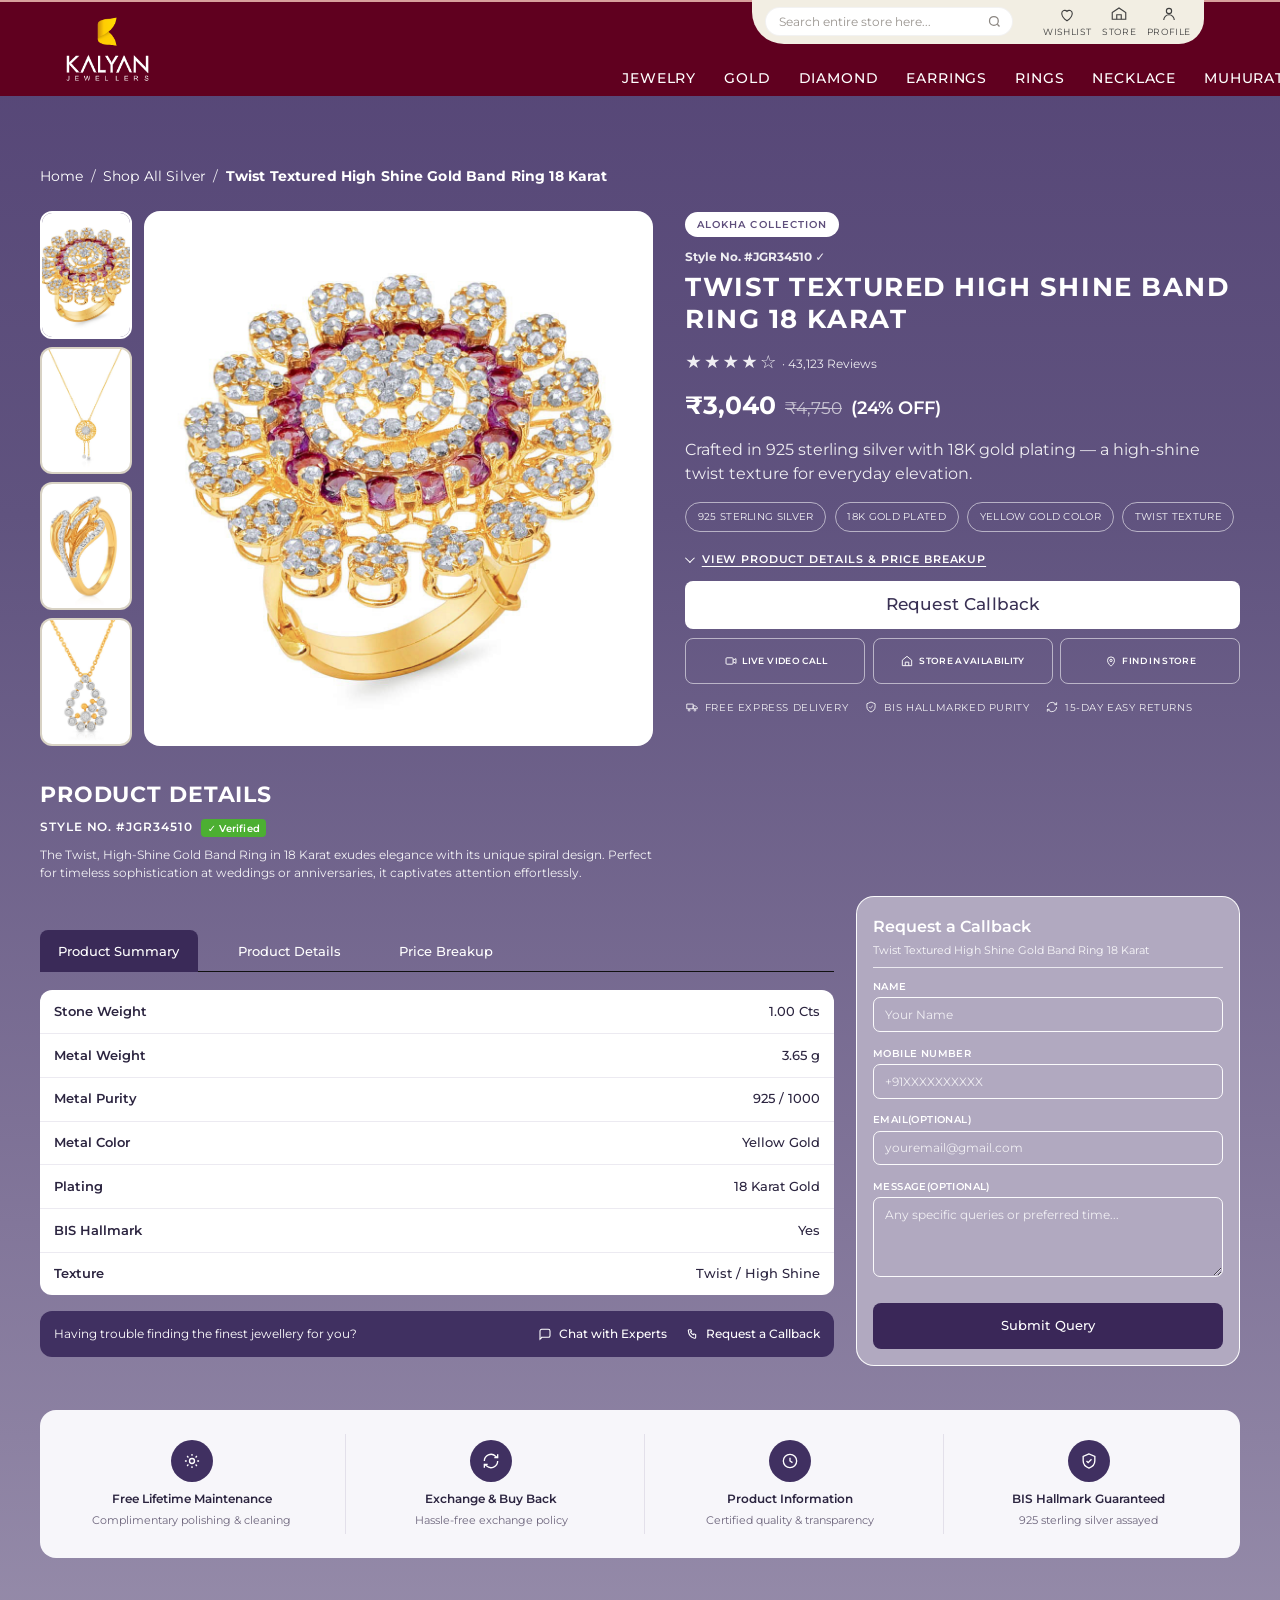
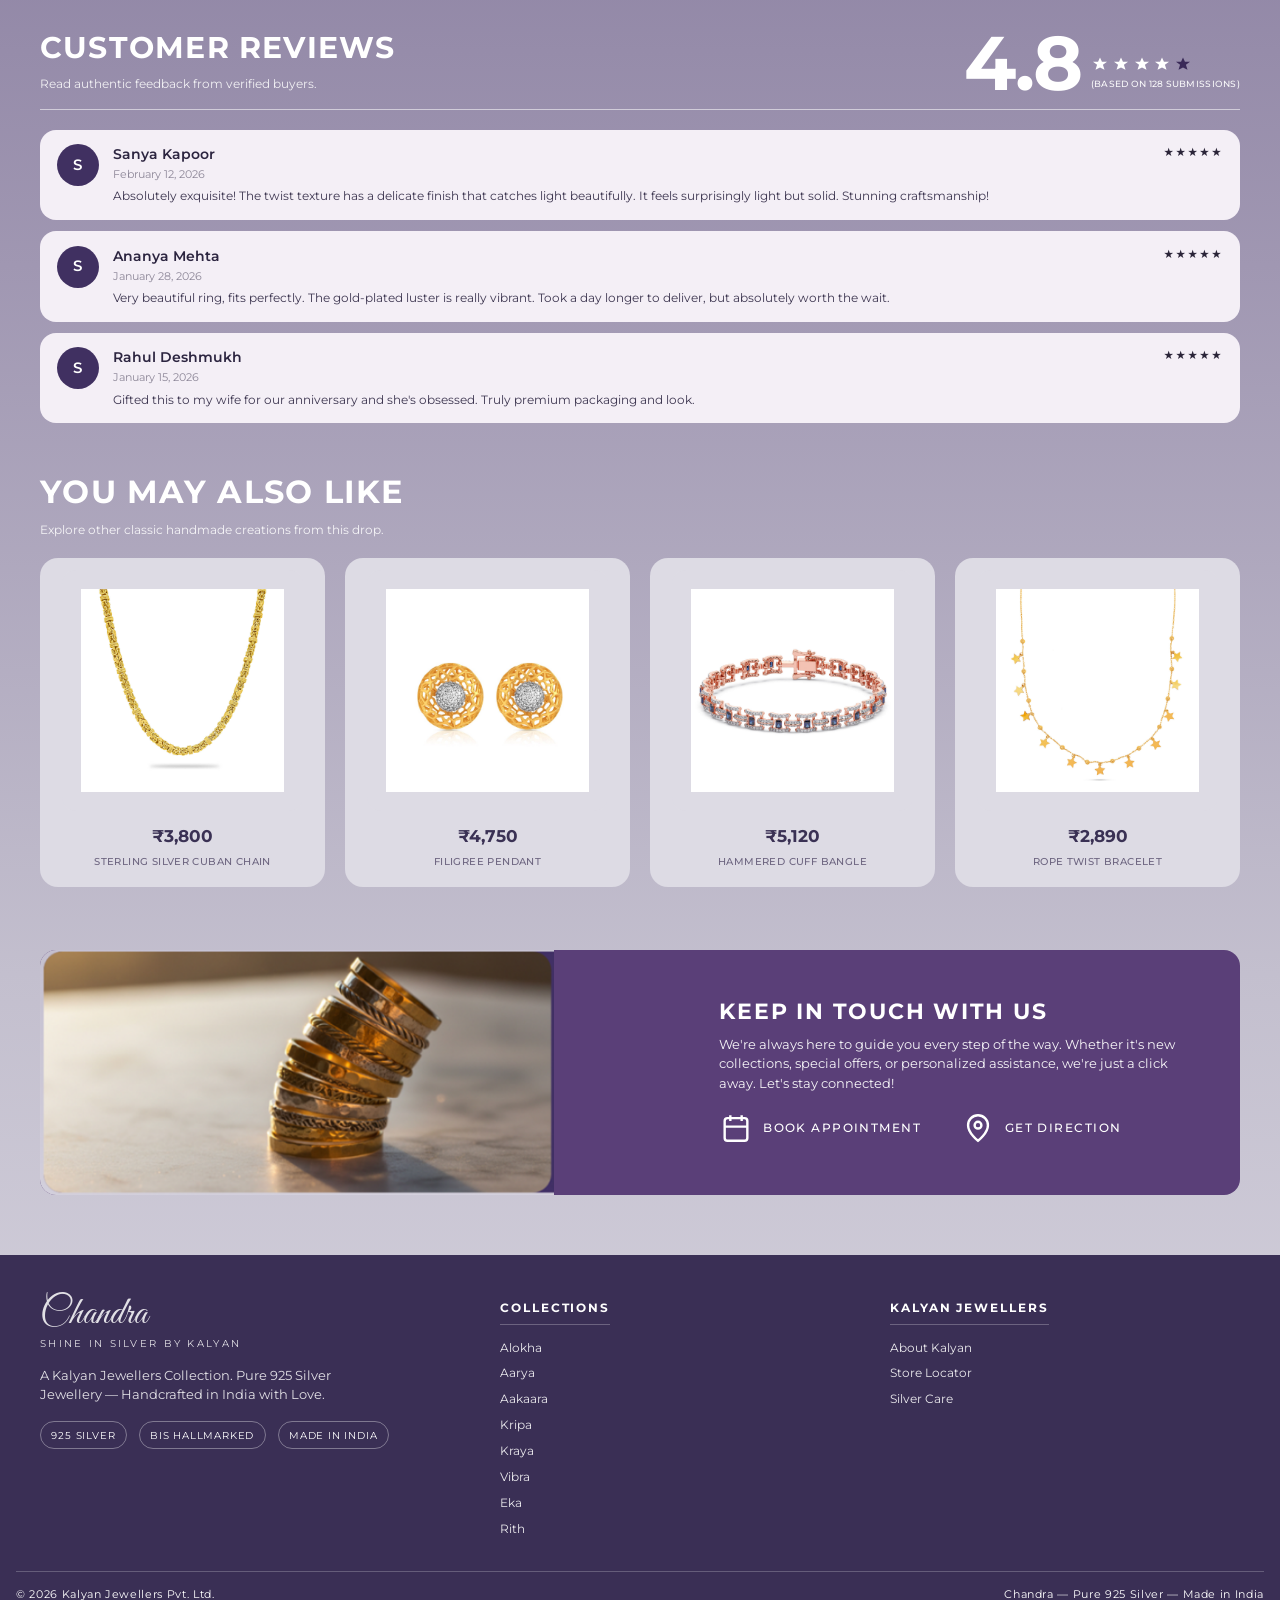
<file: chandra/pdp.html>
<!DOCTYPE html>
<html lang="en">
<head>
  <meta charset="UTF-8" />
  <meta name="viewport" content="width=device-width, initial-scale=1.0" />
  <title>Twist Textured High Shine Band Ring — Chandra PDP</title>
  <link rel="preconnect" href="https://fonts.googleapis.com" />
  <link rel="preconnect" href="https://fonts.gstatic.com" crossorigin />
  <link href="https://fonts.googleapis.com/css2?family=Cormorant+Garamond:wght@500;600;700&family=Great+Vibes&family=Montserrat:wght@400;500;600;700&display=swap" rel="stylesheet" />
  <link rel="stylesheet" href="css/styles.css" />
</head>
<body class="page-pdp">
  <div class="page-links">
    <a href="index.html">Landing Page</a>
    <a href="plp.html">Product Listing</a>
    <a href="pdp.html" class="is-current">Product Detail</a>
  </div>

  <div class="utility-bar">
    <a href="#">Search</a>
    <a href="#">Wishlist</a>
    <a href="#">Store</a>
    <a href="#">Profile</a>
  </div>

  <header class="site-header">
    <div class="header-inner">
      <button class="menu-toggle" type="button" data-menu-toggle aria-expanded="false" aria-label="Open menu">
        <svg viewBox="0 0 24 24" fill="none" stroke="currentColor" stroke-width="2"><path d="M4 7h16M4 12h16M4 17h16"/></svg>
      </button>
      <a class="logo" href="index.html">
        <img class="logo-img" src="assets/icon/kalyanlogo.png" width="102" height="88" alt="Kalyan Jewellers" />
      </a>
    </div>

    <div class="header-grid">
      <a class="logo" href="index.html">
        <img class="logo-img" src="assets/icon/kalyanlogo.png" width="102" height="88" alt="Kalyan Jewellers" />
      </a>
      <div class="header-right-stack">
        <div class="header-utility">
          <label class="header-search">
            <span class="visually-hidden">Search entire store</span>
            <input type="search" placeholder="Search entire store here..." autocomplete="off" />
            <svg class="search-icon" viewBox="0 0 24 24" fill="none" stroke="currentColor" stroke-width="2" aria-hidden="true"><circle cx="11" cy="11" r="7"/><path d="M20 20l-3.5-3.5"/></svg>
          </label>
          <div class="header-util-group">
            <a href="#" class="header-util">
              <svg viewBox="0 0 24 24" fill="none" stroke="currentColor" stroke-width="1.5" aria-hidden="true"><path d="M12 21s-7-4.4-7-10a4 4 0 017-2.5A4 4 0 0119 11c0 5.6-7 10-7 10z"/></svg>
              <span>Wishlist</span>
            </a>
            <a href="#" class="header-util">
              <svg viewBox="0 0 24 24" fill="none" stroke="currentColor" stroke-width="1.5" aria-hidden="true"><path d="M3 10l9-6 9 6v9H3v-9z"/><path d="M9 19v-6h6v6"/></svg>
              <span>Store</span>
            </a>
            <a href="#" class="header-util">
              <svg viewBox="0 0 24 24" fill="none" stroke="currentColor" stroke-width="1.5" aria-hidden="true"><circle cx="12" cy="8" r="3.5"/><path d="M5 20a7 7 0 0114 0"/></svg>
              <span>Profile</span>
            </a>
          </div>
        </div>
      </div>
      <nav class="nav-desktop" aria-label="Primary">
        <a href="#">Jewelry</a>
        <a href="#">Gold</a>
        <a href="#">Diamond</a>
        <a href="#">Earrings</a>
        <a href="#">Rings</a>
        <a href="#">Necklace</a>
        <a href="#">Muhurat</a>
        <a href="#">Collection</a>
        <a href="#">Occasion</a>
        <a href="#">Price Range</a>
        <a href="#">More</a>
      </nav>
    </div>

    <nav class="mobile-nav" data-mobile-nav>
      <a href="index.html">Chandra LP</a>
      <a href="plp.html">Shop All Silver</a>
      <a href="pdp.html">This Product</a>
    </nav>
  </header>

  <main class="container">
    <nav class="breadcrumb" aria-label="Breadcrumb">
      <a href="index.html">Home</a>
      <span class="sep" aria-hidden="true">/</span>
      <a href="plp.html">Shop All Silver</a>
      <span class="sep" aria-hidden="true">/</span>
      <span class="current">Twist Textured High Shine Gold Band Ring 18 Karat</span>
    </nav>

    <section class="pdp-top">
      <div class="pdp-gallery">
        <div class="gallery-thumbs">
          <button type="button" class="is-active" data-gallery-thumb data-src="assets/products/ring.jpg"><img src="assets/products/ring.jpg" alt="" /></button>
          <button type="button" data-gallery-thumb data-src="assets/products/p5.jpg"><img src="assets/products/p5.jpg" alt="" /></button>
          <button type="button" data-gallery-thumb data-src="assets/products/p3.jpg"><img src="assets/products/p3.jpg" alt="" /></button>
          <button type="button" data-gallery-thumb data-src="assets/products/p1.jpg"><img src="assets/products/p1.jpg" alt="" /></button>
        </div>
        <div class="gallery-main">
          <img src="assets/products/ring.jpg" alt="Twist textured band ring" data-gallery-main />
        </div>
      </div>

      <div class="pdp-info">
        <span class="pill">Alokha Collection</span>
        <p class="style-no">Style No. #JGR34510 ✓</p>
        <h1>Twist Textured High Shine Band Ring 18 Karat</h1>
        <p class="rating"><span class="stars">★★★★☆</span> · 43,123 Reviews</p>
        <div class="price-row">
          <span class="now">₹3,040</span>
          <span class="was">₹4,750</span>
          <span class="off">(24% OFF)</span>
        </div>
        <p class="pdp-desc">Crafted in 925 sterling silver with 18K gold plating — a high-shine twist texture for everyday elevation.</p>
        <div class="spec-pills">
          <span>925 Sterling Silver</span>
          <span>18K Gold Plated</span>
          <span>Yellow Gold Color</span>
          <span>Twist Texture</span>
        </div>
        <a class="view-breakup" href="#product-details">View product details &amp; price breakup</a>
        <div class="pdp-ctas">
          <a class="btn btn-light" href="#callback">Request Callback</a>
          <div class="secondary">
            <a class="btn btn-outline-light" href="#">
              <svg viewBox="0 0 24 24" fill="none" stroke="currentColor" stroke-width="1.6" aria-hidden="true"><rect x="3.5" y="6.5" width="12" height="11" rx="1.5"/><path d="M15.5 10.5 20.5 8v8l-5-2.5"/></svg>
              <span>Live Video Call</span>
            </a>
            <a class="btn btn-outline-light" href="#">
              <svg viewBox="0 0 24 24" fill="none" stroke="currentColor" stroke-width="1.6" aria-hidden="true"><path d="M4 10.5 12 4l8 6.5V20H4z"/><path d="M9 20v-6h6v6"/></svg>
              <span>Store Availability</span>
            </a>
            <a class="btn btn-outline-light" href="#">
              <svg viewBox="0 0 24 24" fill="none" stroke="currentColor" stroke-width="1.6" aria-hidden="true"><path d="M12 21s6-5.2 6-10a6 6 0 1 0-12 0c0 4.8 6 10 6 10z"/><circle cx="12" cy="11" r="2"/></svg>
              <span>Find in Store</span>
            </a>
          </div>
        </div>
        <div class="trust-row">
          <span>
            <svg viewBox="0 0 24 24" fill="none" stroke="currentColor" stroke-width="1.6" aria-hidden="true"><path d="M3 7h11v8H3z"/><path d="M14 10h4l3 3v2h-7z"/><circle cx="7" cy="17.5" r="1.5"/><circle cx="17" cy="17.5" r="1.5"/></svg>
            Free Express Delivery
          </span>
          <span>
            <svg viewBox="0 0 24 24" fill="none" stroke="currentColor" stroke-width="1.6" aria-hidden="true"><path d="M12 3.5 5 6.5v5.2c0 4.2 2.8 7.2 7 8.8 4.2-1.6 7-4.6 7-8.8V6.5L12 3.5z"/><path d="m9 12 2 2 4-4"/></svg>
            BIS Hallmarked Purity
          </span>
          <span>
            <svg viewBox="0 0 24 24" fill="none" stroke="currentColor" stroke-width="1.6" aria-hidden="true"><path d="M4 12a8 8 0 0 1 13.5-5.8L20 8"/><path d="M20 4v4h-4"/><path d="M20 12a8 8 0 0 1-13.5 5.8L4 16"/><path d="M4 20v-4h4"/></svg>
            15-Day Easy Returns
          </span>
        </div>
      </div>
    </section>

    <section class="pdp-details" id="product-details">
      <div class="details-intro">
        <h2>Product Details</h2>
        <p class="details-style">
          Style No. #JGR34510
          <span class="verified-badge">✓ Verified</span>
        </p>
        <p class="details-copy">The Twist, High-Shine Gold Band Ring in 18 Karat exudes elegance with its unique spiral design. Perfect for timeless sophistication at weddings or anniversaries, it captivates attention effortlessly.</p>
      </div>
      <div class="details-card">
        <div class="detail-acc is-open">
          <button type="button" class="detail-acc-btn" aria-expanded="true">
            <span>Product Summary</span>
            <svg class="acc-chevron" viewBox="0 0 24 24" fill="none" stroke="currentColor" stroke-width="2" aria-hidden="true"><path d="M9 6l6 6-6 6"/></svg>
          </button>
          <div class="detail-acc-panel">
            <table class="spec-table">
              <tbody>
                <tr><th>Stone Weight</th><td>1.00 Cts</td></tr>
                <tr><th>Metal Weight</th><td>3.65 g</td></tr>
                <tr><th>Metal Purity</th><td>925 / 1000</td></tr>
                <tr><th>Metal Color</th><td>Yellow Gold</td></tr>
                <tr><th>Plating</th><td>18 Karat Gold</td></tr>
                <tr><th>BIS Hallmark</th><td>Yes</td></tr>
                <tr><th>Texture</th><td>Twist / High Shine</td></tr>
              </tbody>
            </table>
          </div>
        </div>
        <div class="detail-acc">
          <button type="button" class="detail-acc-btn" aria-expanded="false">
            <span>Product Details</span>
            <svg class="acc-chevron" viewBox="0 0 24 24" fill="none" stroke="currentColor" stroke-width="2" aria-hidden="true"><path d="M9 6l6 6-6 6"/></svg>
          </button>
          <div class="detail-acc-panel" hidden>
            <table class="spec-table">
              <tbody>
                <tr><th>Collection</th><td>Alokha</td></tr>
                <tr><th>Style No.</th><td>#JGR34510</td></tr>
                <tr><th>Category</th><td>Band Ring</td></tr>
                <tr><th>Finish</th><td>High Shine Twist</td></tr>
              </tbody>
            </table>
          </div>
        </div>
        <div class="detail-acc">
          <button type="button" class="detail-acc-btn" aria-expanded="false">
            <span>Price Breakup</span>
            <svg class="acc-chevron" viewBox="0 0 24 24" fill="none" stroke="currentColor" stroke-width="2" aria-hidden="true"><path d="M9 6l6 6-6 6"/></svg>
          </button>
          <div class="detail-acc-panel" hidden>
            <table class="spec-table">
              <tbody>
                <tr><th>MRP</th><td>₹4,750</td></tr>
                <tr><th>Discount</th><td>24% OFF</td></tr>
                <tr><th>Offer Price</th><td>₹3,040</td></tr>
              </tbody>
            </table>
          </div>
        </div>
      </div>

      <div class="form-card" id="callback">
        <h2>Request a Callback</h2>
        <p class="form-sub">Twist Textured High Shine Gold Band Ring 18 Karat</p>
        <form data-callback-form>
          <div class="field">
            <label for="name">Name</label>
            <input id="name" name="name" required placeholder="Your Name" />
          </div>
          <div class="field">
            <label for="mobile">Mobile Number</label>
            <input id="mobile" name="mobile" required placeholder="+91XXXXXXXXXX" />
          </div>
          <div class="field">
            <label for="email">Email(Optional)</label>
            <input id="email" name="email" type="email" placeholder="youremail@gmail.com" />
          </div>
          <div class="field">
            <label for="message">Message(Optional)</label>
            <textarea id="message" name="message" rows="4" placeholder="Any specific queries or preferred time..."></textarea>
          </div>
          <button class="btn btn-dark" type="submit">Submit Query</button>
        </form>
      </div>

      <div class="details-help">
        <p>Having trouble finding the finest jewellery for you?</p>
        <div class="details-help-actions">
          <a href="#">
            <svg viewBox="0 0 24 24" fill="none" stroke="currentColor" stroke-width="1.6" aria-hidden="true"><path d="M7 17.5 4.5 20V7.5A2.5 2.5 0 0 1 7 5h10a2.5 2.5 0 0 1 2.5 2.5v7A2.5 2.5 0 0 1 17 17H7z"/></svg>
            Chat with Experts
          </a>
          <a href="#callback">
            <svg viewBox="0 0 24 24" fill="none" stroke="currentColor" stroke-width="1.6" aria-hidden="true"><path d="M8 5.5h2.2l1.1 2.6-1.6 1a9 9 0 0 0 4.2 4.2l1-1.6 2.6 1.1V17a1.5 1.5 0 0 1-1.6 1.5A12.5 12.5 0 0 1 6.5 7.1 1.5 1.5 0 0 1 8 5.5z"/></svg>
            Request a Callback
          </a>
        </div>
      </div>
    </section>

    <section class="pdp-assurances" aria-label="Product assurances">
      <article>
        <span class="assure-icon" aria-hidden="true"><svg viewBox="0 0 24 24" fill="none" stroke="currentColor" stroke-width="1.6"><circle cx="12" cy="12" r="3"/><path d="M12 3.5v2.2M12 18.3v2.2M3.5 12h2.2M18.3 12h2.2M6.1 6.1l1.6 1.6M16.3 16.3l1.6 1.6M17.9 6.1l-1.6 1.6M7.7 16.3l-1.6 1.6"/></svg></span>
        <h3>Free Lifetime Maintenance</h3>
        <p>Complimentary polishing &amp; cleaning</p>
      </article>
      <article>
        <span class="assure-icon" aria-hidden="true"><svg viewBox="0 0 24 24" fill="none" stroke="currentColor" stroke-width="1.6"><path d="M4 12a8 8 0 0 1 13.5-5.8L20 8"/><path d="M20 4v4h-4"/><path d="M20 12a8 8 0 0 1-13.5 5.8L4 16"/><path d="M4 20v-4h4"/></svg></span>
        <h3>Exchange &amp; Buy Back</h3>
        <p>Hassle-free exchange policy</p>
      </article>
      <article>
        <span class="assure-icon" aria-hidden="true"><svg viewBox="0 0 24 24" fill="none" stroke="currentColor" stroke-width="1.6"><circle cx="12" cy="12" r="8"/><path d="M12 8v4l3 2"/></svg></span>
        <h3>Product Information</h3>
        <p>Certified quality &amp; transparency</p>
      </article>
      <article>
        <span class="assure-icon" aria-hidden="true"><svg viewBox="0 0 24 24" fill="none" stroke="currentColor" stroke-width="1.6"><path d="M12 3.5 5 6.5v5.2c0 4.2 2.8 7.2 7 8.8 4.2-1.6 7-4.6 7-8.8V6.5L12 3.5z"/><path d="m9 12 2 2 4-4"/></svg></span>
        <h3>BIS Hallmark Guaranteed</h3>
        <p>925 sterling silver assayed</p>
      </article>
    </section>

    <section class="reviews" aria-label="Customer reviews">
      <div class="reviews-head">
        <div>
          <h2>Customer Reviews</h2>
          <p>Read authentic feedback from verified buyers.</p>
        </div>
        <div class="reviews-score">
          <span class="reviews-num">4.8</span>
          <div class="reviews-score-meta">
            <span class="reviews-stars" aria-label="4.8 out of 5 stars">
              <svg viewBox="0 0 24 24" aria-hidden="true"><path d="M12 3.2 14.6 9h6.8l-5.5 4.1 2.1 6.6L12 16.6 6 19.7l2.1-6.6L2.6 9h6.8L12 3.2z"/></svg>
              <svg viewBox="0 0 24 24" aria-hidden="true"><path d="M12 3.2 14.6 9h6.8l-5.5 4.1 2.1 6.6L12 16.6 6 19.7l2.1-6.6L2.6 9h6.8L12 3.2z"/></svg>
              <svg viewBox="0 0 24 24" aria-hidden="true"><path d="M12 3.2 14.6 9h6.8l-5.5 4.1 2.1 6.6L12 16.6 6 19.7l2.1-6.6L2.6 9h6.8L12 3.2z"/></svg>
              <svg viewBox="0 0 24 24" aria-hidden="true"><path d="M12 3.2 14.6 9h6.8l-5.5 4.1 2.1 6.6L12 16.6 6 19.7l2.1-6.6L2.6 9h6.8L12 3.2z"/></svg>
              <svg class="is-filled" viewBox="0 0 24 24" aria-hidden="true"><path d="M12 3.2 14.6 9h6.8l-5.5 4.1 2.1 6.6L12 16.6 6 19.7l2.1-6.6L2.6 9h6.8L12 3.2z"/></svg>
            </span>
            <p>(Based on 128 submissions)</p>
          </div>
        </div>
      </div>
      <article class="review-card">
        <span class="review-avatar" aria-hidden="true">S</span>
        <div class="review-body">
          <h3>Sanya Kapoor</h3>
          <p class="review-date">February 12, 2026</p>
          <p>Absolutely exquisite! The twist texture has a delicate finish that catches light beautifully. It feels surprisingly light but solid. Stunning craftsmanship!</p>
        </div>
        <span class="review-stars" aria-label="5 out of 5 stars">
          <span class="review-stars-text">★★★★★</span>
          <span class="review-stars-icons" aria-hidden="true">
            <svg class="is-filled" viewBox="0 0 24 24"><path d="M10.788 3.21c.448-1.077 1.976-1.077 2.424 0l2.082 5.006 5.404.433c1.164.093 1.636 1.545.749 2.305l-4.117 3.527 1.257 5.273c.271 1.136-.964 2.033-1.96 1.425L12 18.354 7.373 21.18c-.996.608-2.231-.29-1.96-1.425l1.257-5.273-4.117-3.527c-.887-.76-.415-2.212.749-2.305l5.404-.433 2.082-5.005z"/></svg>
            <svg class="is-filled" viewBox="0 0 24 24"><path d="M10.788 3.21c.448-1.077 1.976-1.077 2.424 0l2.082 5.006 5.404.433c1.164.093 1.636 1.545.749 2.305l-4.117 3.527 1.257 5.273c.271 1.136-.964 2.033-1.96 1.425L12 18.354 7.373 21.18c-.996.608-2.231-.29-1.96-1.425l1.257-5.273-4.117-3.527c-.887-.76-.415-2.212.749-2.305l5.404-.433 2.082-5.005z"/></svg>
            <svg class="is-filled" viewBox="0 0 24 24"><path d="M10.788 3.21c.448-1.077 1.976-1.077 2.424 0l2.082 5.006 5.404.433c1.164.093 1.636 1.545.749 2.305l-4.117 3.527 1.257 5.273c.271 1.136-.964 2.033-1.96 1.425L12 18.354 7.373 21.18c-.996.608-2.231-.29-1.96-1.425l1.257-5.273-4.117-3.527c-.887-.76-.415-2.212.749-2.305l5.404-.433 2.082-5.005z"/></svg>
            <svg viewBox="0 0 24 24"><path d="M10.788 3.21c.448-1.077 1.976-1.077 2.424 0l2.082 5.006 5.404.433c1.164.093 1.636 1.545.749 2.305l-4.117 3.527 1.257 5.273c.271 1.136-.964 2.033-1.96 1.425L12 18.354 7.373 21.18c-.996.608-2.231-.29-1.96-1.425l1.257-5.273-4.117-3.527c-.887-.76-.415-2.212.749-2.305l5.404-.433 2.082-5.005z"/></svg>
            <svg viewBox="0 0 24 24"><path d="M10.788 3.21c.448-1.077 1.976-1.077 2.424 0l2.082 5.006 5.404.433c1.164.093 1.636 1.545.749 2.305l-4.117 3.527 1.257 5.273c.271 1.136-.964 2.033-1.96 1.425L12 18.354 7.373 21.18c-.996.608-2.231-.29-1.96-1.425l1.257-5.273-4.117-3.527c-.887-.76-.415-2.212.749-2.305l5.404-.433 2.082-5.005z"/></svg>
          </span>
        </span>
      </article>
      <article class="review-card">
        <span class="review-avatar" aria-hidden="true">S</span>
        <div class="review-body">
          <h3>Ananya Mehta</h3>
          <p class="review-date">January 28, 2026</p>
          <p>Very beautiful ring, fits perfectly. The gold-plated luster is really vibrant. Took a day longer to deliver, but absolutely worth the wait.</p>
        </div>
        <span class="review-stars" aria-label="4 out of 5 stars">
          <span class="review-stars-text">★★★★★</span>
          <span class="review-stars-icons" aria-hidden="true">
            <svg class="is-filled" viewBox="0 0 24 24"><path d="M10.788 3.21c.448-1.077 1.976-1.077 2.424 0l2.082 5.006 5.404.433c1.164.093 1.636 1.545.749 2.305l-4.117 3.527 1.257 5.273c.271 1.136-.964 2.033-1.96 1.425L12 18.354 7.373 21.18c-.996.608-2.231-.29-1.96-1.425l1.257-5.273-4.117-3.527c-.887-.76-.415-2.212.749-2.305l5.404-.433 2.082-5.005z"/></svg>
            <svg class="is-filled" viewBox="0 0 24 24"><path d="M10.788 3.21c.448-1.077 1.976-1.077 2.424 0l2.082 5.006 5.404.433c1.164.093 1.636 1.545.749 2.305l-4.117 3.527 1.257 5.273c.271 1.136-.964 2.033-1.96 1.425L12 18.354 7.373 21.18c-.996.608-2.231-.29-1.96-1.425l1.257-5.273-4.117-3.527c-.887-.76-.415-2.212.749-2.305l5.404-.433 2.082-5.005z"/></svg>
            <svg class="is-filled" viewBox="0 0 24 24"><path d="M10.788 3.21c.448-1.077 1.976-1.077 2.424 0l2.082 5.006 5.404.433c1.164.093 1.636 1.545.749 2.305l-4.117 3.527 1.257 5.273c.271 1.136-.964 2.033-1.96 1.425L12 18.354 7.373 21.18c-.996.608-2.231-.29-1.96-1.425l1.257-5.273-4.117-3.527c-.887-.76-.415-2.212.749-2.305l5.404-.433 2.082-5.005z"/></svg>
            <svg viewBox="0 0 24 24"><path d="M10.788 3.21c.448-1.077 1.976-1.077 2.424 0l2.082 5.006 5.404.433c1.164.093 1.636 1.545.749 2.305l-4.117 3.527 1.257 5.273c.271 1.136-.964 2.033-1.96 1.425L12 18.354 7.373 21.18c-.996.608-2.231-.29-1.96-1.425l1.257-5.273-4.117-3.527c-.887-.76-.415-2.212.749-2.305l5.404-.433 2.082-5.005z"/></svg>
            <svg viewBox="0 0 24 24"><path d="M10.788 3.21c.448-1.077 1.976-1.077 2.424 0l2.082 5.006 5.404.433c1.164.093 1.636 1.545.749 2.305l-4.117 3.527 1.257 5.273c.271 1.136-.964 2.033-1.96 1.425L12 18.354 7.373 21.18c-.996.608-2.231-.29-1.96-1.425l1.257-5.273-4.117-3.527c-.887-.76-.415-2.212.749-2.305l5.404-.433 2.082-5.005z"/></svg>
          </span>
        </span>
      </article>
      <article class="review-card">
        <span class="review-avatar" aria-hidden="true">S</span>
        <div class="review-body">
          <h3>Rahul Deshmukh</h3>
          <p class="review-date">January 15, 2026</p>
          <p>Gifted this to my wife for our anniversary and she's obsessed. Truly premium packaging and look.</p>
        </div>
        <span class="review-stars" aria-label="5 out of 5 stars">
          <span class="review-stars-text">★★★★★</span>
          <span class="review-stars-icons" aria-hidden="true">
            <svg class="is-filled" viewBox="0 0 24 24"><path d="M10.788 3.21c.448-1.077 1.976-1.077 2.424 0l2.082 5.006 5.404.433c1.164.093 1.636 1.545.749 2.305l-4.117 3.527 1.257 5.273c.271 1.136-.964 2.033-1.96 1.425L12 18.354 7.373 21.18c-.996.608-2.231-.29-1.96-1.425l1.257-5.273-4.117-3.527c-.887-.76-.415-2.212.749-2.305l5.404-.433 2.082-5.005z"/></svg>
            <svg class="is-filled" viewBox="0 0 24 24"><path d="M10.788 3.21c.448-1.077 1.976-1.077 2.424 0l2.082 5.006 5.404.433c1.164.093 1.636 1.545.749 2.305l-4.117 3.527 1.257 5.273c.271 1.136-.964 2.033-1.96 1.425L12 18.354 7.373 21.18c-.996.608-2.231-.29-1.96-1.425l1.257-5.273-4.117-3.527c-.887-.76-.415-2.212.749-2.305l5.404-.433 2.082-5.005z"/></svg>
            <svg class="is-filled" viewBox="0 0 24 24"><path d="M10.788 3.21c.448-1.077 1.976-1.077 2.424 0l2.082 5.006 5.404.433c1.164.093 1.636 1.545.749 2.305l-4.117 3.527 1.257 5.273c.271 1.136-.964 2.033-1.96 1.425L12 18.354 7.373 21.18c-.996.608-2.231-.29-1.96-1.425l1.257-5.273-4.117-3.527c-.887-.76-.415-2.212.749-2.305l5.404-.433 2.082-5.005z"/></svg>
            <svg class="is-filled" viewBox="0 0 24 24"><path d="M10.788 3.21c.448-1.077 1.976-1.077 2.424 0l2.082 5.006 5.404.433c1.164.093 1.636 1.545.749 2.305l-4.117 3.527 1.257 5.273c.271 1.136-.964 2.033-1.96 1.425L12 18.354 7.373 21.18c-.996.608-2.231-.29-1.96-1.425l1.257-5.273-4.117-3.527c-.887-.76-.415-2.212.749-2.305l5.404-.433 2.082-5.005z"/></svg>
            <svg class="is-filled" viewBox="0 0 24 24"><path d="M10.788 3.21c.448-1.077 1.976-1.077 2.424 0l2.082 5.006 5.404.433c1.164.093 1.636 1.545.749 2.305l-4.117 3.527 1.257 5.273c.271 1.136-.964 2.033-1.96 1.425L12 18.354 7.373 21.18c-.996.608-2.231-.29-1.96-1.425l1.257-5.273-4.117-3.527c-.887-.76-.415-2.212.749-2.305l5.404-.433 2.082-5.005z"/></svg>
          </span>
        </span>
      </article>
    </section>

    <section class="related">
      <h2>You May Also Like</h2>
      <p class="sub">Explore other classic handmade creations from this drop.</p>
      <div class="product-grid" data-related-track>
        <a class="product-card" href="pdp.html"><div class="img-wrap"><img src="assets/products/chain.jpg" alt="" /></div><div class="info"><p class="price">₹3,800</p><p class="title">Sterling Silver Cuban Chain</p></div></a>
        <a class="product-card" href="pdp.html"><div class="img-wrap"><img src="assets/products/p6.jpg" alt="" /></div><div class="info"><p class="price">₹4,750</p><p class="title">Filigree Pendant</p></div></a>
        <a class="product-card" href="pdp.html"><div class="img-wrap"><img src="assets/products/bracelet.jpg" alt="" /></div><div class="info"><p class="price">₹5,120</p><p class="title">Hammered Cuff Bangle</p></div></a>
        <a class="product-card" href="pdp.html"><div class="img-wrap"><img src="assets/products/charm.jpg" alt="" /></div><div class="info"><p class="price">₹2,890</p><p class="title">Rope Twist Bracelet</p></div></a>
      </div>
      <div class="related-dots" data-related-dots>
        <button type="button" class="is-active" aria-label="Show product 1"></button>
        <button type="button" aria-label="Show product 2"></button>
        <button type="button" aria-label="Show product 3"></button>
        <button type="button" aria-label="Show product 4"></button>
      </div>
    </section>

    <div class="keep-banner">
      <img src="assets/collections/keep-in-touch.png" alt="Stacked gold and silver rings" />
      <div class="copy">
        <h3>Keep in Touch With Us</h3>
        <p>We're always here to guide you every step of the way. Whether it's new collections, special offers, or personalized assistance, we're just a click away. Let's stay connected!</p>
        <div class="links">
          <a href="#">
            <svg viewBox="0 0 24 24" fill="none" stroke="currentColor" stroke-width="1.7" aria-hidden="true"><rect x="4" y="5" width="16" height="16" rx="2"/><path d="M8 3v4M16 3v4M4 11h16"/></svg>
            Book Appointment
          </a>
          <a href="#">
            <svg viewBox="0 0 24 24" fill="none" stroke="currentColor" stroke-width="1.7" aria-hidden="true"><path d="M12 21s7-5.4 7-11a7 7 0 10-14 0c0 5.6 7 11 7 11z"/><circle cx="12" cy="10" r="2.4"/></svg>
            Get Direction
          </a>
        </div>
      </div>
    </div>
    <div class="pdp-top-row">
      <button type="button" data-scroll-top aria-label="Back to top">
        <svg viewBox="0 0 24 24" fill="none" stroke="currentColor" stroke-width="1.8" aria-hidden="true"><path d="M6 14l6-6 6 6"/></svg>
      </button>
    </div>
  </main>

  <button class="back-to-top" type="button" data-scroll-top aria-label="Back to top">
    <svg viewBox="0 0 24 24" fill="none" stroke="currentColor" stroke-width="1.8" stroke-linecap="round" stroke-linejoin="round" aria-hidden="true">
      <circle cx="12" cy="12" r="9.2"/>
      <path d="M8 13.2l4-4.2 4 4.2"/>
    </svg>
  </button>

  <footer class="site-footer">
    <div class="container footer-grid">
      <div class="footer-brand">
        <p class="script">Chandra</p>
        <p class="tag">Shine in Silver by Kalyan</p>
        <p>A Kalyan Jewellers Collection. Pure 925 Silver Jewellery — Handcrafted in India with Love.</p>
        <div class="badges"><span>925 Silver</span><span>BIS Hallmarked</span><span>Made in India</span></div>
      </div>
      <div class="footer-col">
        <h4>Collections</h4>
        <ul><li>Alokha</li><li>Aarya</li><li>Aakaara</li><li>Kripa</li><li>Kraya</li><li>Vibra</li><li>Eka</li><li>Rith</li></ul>
      </div>
      <div class="footer-col">
        <h4>Kalyan Jewellers</h4>
        <ul><li>About Kalyan</li><li>Store Locator</li><li>Silver Care</li></ul>
      </div>
    </div>
    <div class="footer-bottom">
      <span>© 2026 Kalyan Jewellers Pvt. Ltd.</span>
      <span>Chandra — Pure 925 Silver — Made in India</span>
    </div>
  </footer>
  <script src="js/main.js"></script>
</body>
</html>
</file>
<file: chandra/css/styles.css>
/* Chandra LP — responsive styles (from mock-up) */
:root {
  --maroon: #60001f;
  --maroon-dark: #4a061d;
  --header-cream: #f2eee3;
  --header-search-w: clamp(200px, 21.5vw, 248px);
  --header-utility-w: clamp(340px, 38.8vw, 400px);
  --header-edge-right: 30px;
  --header-nav-inset-left: clamp(5.5rem, 16vw, 10.5rem);
  --header-pill-radius: 999px;
  --header-utility-radius: 32px;
  --collections-purple: #584978;
  --collection-cta-gap: 12px;
  --collection-cta-offset: 6rem;
  --collection-nudge-y: rem;
  --header-top-line: #d8a09c;
  --plum: #3a2f55;
  --plum-mid: #4b4160;
  --plum-soft: #6b6288;
  --lavender: #9a90b0;
  --lavender-bg: #b8aec8;
  --lavender-light: #d4cce0;
  --promise-bg: #cac3db;
  --promise-heading: #3a2a5a;
  --promise-eyebrow: #6a6280;
  --promise-body: #3a2a5a;
  --beige: #e8dfc8;
  --cream: #f2efe8;
  --card-bg: #f0f4f5;
  --white: #ffffff;
  --text-dark: #2c2540;
  --text-muted: #6e6680;
  --accent-off: #c8d96a;
  --radius: 14px;
  --radius-sm: 10px;
  --header-h: 96px;
  --font-sans: "Montserrat", system-ui, sans-serif;
  --font-script: "Great Vibes", cursive;
  --font-serif: "Cormorant Garamond", Georgia, serif;
  --max: 1200px;
  --shadow: 0 12px 32px rgba(42, 30, 70, 0.18);
  --page-fade: linear-gradient(
    180deg,
    #4a3a62 0%,
    #6e5d88 25%,
    #a89bb8 65%,
    #ddd6e8 100%
  );
}

*,
*::before,
*::after {
  box-sizing: border-box;
}

html {
  scroll-behavior: smooth;
}

body {
  margin: 0;
  font-family: var(--font-sans);
  color: var(--white);
  background: var(--plum);
  line-height: 1.5;
  -webkit-font-smoothing: antialiased;
}

img {
  max-width: 100%;
  display: block;
}

a {
  color: inherit;
  text-decoration: none;
}

button {
  font-family: inherit;
  cursor: pointer;
}

.visually-hidden {
  position: absolute;
  width: 1px;
  height: 1px;
  padding: 0;
  margin: -1px;
  overflow: hidden;
  clip: rect(0, 0, 0, 0);
  white-space: nowrap;
  border: 0;
}

.container {
  width: min(100% - 2rem, var(--max));
  margin-inline: auto;
}

/* —— Utility bar (mobile) —— */
.utility-bar {
  display: flex;
  background: var(--beige);
  color: var(--text-dark);
  padding: 0.45rem 1rem;
  justify-content: space-around;
  align-items: center;
  font-size: 0.65rem;
  letter-spacing: 0.04em;
  text-transform: uppercase;
}

.utility-bar a {
  display: flex;
  flex-direction: column;
  align-items: center;
  gap: 0.15rem;
  opacity: 0.85;
}

.utility-bar svg {
  width: 18px;
  height: 18px;
}

/* —— Header (Kalyan-style) —— */
.site-header {
  background: var(--maroon);
  position: sticky;
  top: 0;
  z-index: 100;
  box-shadow: inset 0 2px 0 var(--header-top-line);
}

.header-inner {
  display: flex;
  align-items: center;
  justify-content: space-between;
  gap: 0.75rem;
  min-height: 56px;
  padding: 0.55rem 1rem;
  width: 100%;
  margin-inline: auto;
}

.header-grid {
  display: none;
}

.logo {
  display: flex;
  align-items: center;
  flex-shrink: 0;
  line-height: 0;
}

.logo img,
.logo-img {
  display: block;
  width: auto;
  height: 52px;
  max-width: none;
}

.nav-desktop {
  display: none;
  flex-wrap: nowrap;
  align-items: center;
  justify-content: flex-start;
  gap: 0 1.35rem;
  font-size: 0.8125rem;
  letter-spacing: 0.06em;
  text-transform: uppercase;
  font-weight: 500;
  white-space: nowrap;
}

.nav-desktop a:hover {
  opacity: 0.78;
}

.header-right-stack {
  display: none;
  min-width: 0;
}

.header-utility {
  display: none;
  align-items: center;
  justify-content: flex-start;
  gap: 0.65rem;
  background: var(--header-cream);
  color: #3a3a3a;
  padding: 0.32rem 0.85rem 0.32rem 0.80rem;
  border-bottom-left-radius: var(--header-utility-radius);
  min-height: 39px;
  width: 113%;
  flex-shrink: 0;
  box-sizing: border-box;
}

.header-search {
  position: relative;
  display: flex;
  align-items: center;
  flex: 0 0 var(--header-search-w);
  width: var(--header-search-w);
  min-width: 0;
}

.header-search input {
  width: 100%;
  border: 1px solid rgba(0, 0, 0, 0.05);
  border-radius: var(--header-pill-radius);
  background: var(--white);
  padding: 0.4rem 2.15rem 0.4rem 0.85rem;
  font-size: 0.75rem;
  font-family: var(--font-sans);
  color: var(--text-dark);
  outline: none;
  line-height: 1.2;
  -webkit-appearance: none;
  appearance: none;
}

.header-search input::placeholder {
  color: #9a9590;
  font-weight: 400;
}

.header-search .search-icon {
  position: absolute;
  right: 0.7rem;
  width: 15px;
  height: 15px;
  color: #8a8580;
  pointer-events: none;
}

.header-util-group {
  display: flex;
  align-items: flex-start;
  gap: 0.55rem;
  margin-left: auto;
  flex-shrink: 0;
}

.header-util {
  display: flex;
  flex-direction: column;
  align-items: center;
  gap: 0.12rem;
  font-size: 0.5625rem;
  letter-spacing: 0.04em;
  text-transform: uppercase;
  color: #3f3f3f;
  min-width: 38px;
  text-align: center;
  flex-shrink: 0;
}

.header-util svg {
  width: 18px;
  height: 18px;
  stroke-width: 1.5;
}

.header-util:hover {
  opacity: 0.75;
}

.menu-toggle {
  display: inline-flex;
  background: transparent;
  border: 0;
  color: var(--white);
  padding: 0.35rem;
}

.menu-toggle svg {
  width: 26px;
  height: 26px;
}

.mobile-nav {
  display: none;
  background: var(--maroon-dark);
  padding: 1rem 1.25rem 1.5rem;
  flex-direction: column;
  gap: 0.85rem;
  font-size: 0.85rem;
  letter-spacing: 0.08em;
  text-transform: uppercase;
}

.mobile-nav.is-open {
  display: flex;
}

.mobile-nav a {
  padding: 0.35rem 0;
  border-bottom: 1px solid rgba(255, 255, 255, 0.08);
}

/* —— Hero —— */
.hero {
  position: relative;
  width: 100%;
  aspect-ratio: 1920 / 1080;
  min-height: clamp(320px, 56.25vw, 1080px);
  max-height: none;
  display: grid;
  place-items: center;
  overflow: hidden;
  background: radial-gradient(ellipse at 50% 30%, #5a4f78 0%, #2a2140 55%, #1a1428 100%);
}

.hero-slider {
  position: absolute;
  inset: 0;
}

.hero-slide {
  position: absolute;
  inset: 0;
  opacity: 0;
  transition: opacity 0.7s ease;
  background-size: cover;
  background-position: center;
}

.hero-slide.is-active {
  opacity: 1;
}

.hero-slide::after {
  content: "";
  position: absolute;
  inset: 0;
  background: linear-gradient(180deg, rgba(30, 22, 50, 0.35), rgba(30, 22, 50, 0.55));
}

.hero-content {
  position: relative;
  z-index: 2;
  text-align: center;
  padding: 2rem 1rem;
}

.brand-script {
  font-family: var(--font-script);
  font-size: clamp(3rem, 8vw, 5.5rem);
  line-height: 1;
  margin: 0;
}

.brand-tag {
  margin: 0.35rem 0 1.25rem;
  font-size: 0.72rem;
  letter-spacing: 0.28em;
  text-transform: uppercase;
  opacity: 0.9;
}

.hero-title {
  margin: 0;
  font-size: clamp(1.4rem, 4vw, 2.4rem);
  letter-spacing: 0.12em;
  text-transform: uppercase;
  font-weight: 700;
}

.hero-dots {
  position: absolute;
  z-index: 3;
  bottom: 1.25rem;
  left: 50%;
  transform: translateX(-50%);
  display: flex;
  gap: 0.45rem;
}

.hero-dots button {
  width: 8px;
  height: 8px;
  border-radius: 50%;
  border: 0;
  background: rgba(255, 255, 255, 0.35);
  padding: 0;
}

.hero-dots button.is-active {
  background: var(--white);
}

/* —— Sections —— */
.section {
  padding: 3rem 0;
}

.section-lavender {
  background: linear-gradient(
    180deg,
    var(--collections-purple) 0%,
    #64587a 28%,
    #756a8f 52%,
    #8a7fa8 78%,
    #9d94b5 100%
  );
}

main > .section.section-lavender:first-of-type {
  padding-top: 2.75rem;
}

.section-plum {
  background: var(--plum-mid);
}

.section-soft {
  background: var(--lavender-light);
  color: var(--text-dark);
}

.section-promise {
  background: var(--promise-bg);
  color: var(--promise-heading);
  padding: clamp(2.75rem, 5.5vw, 4.25rem) 0;
}

.section-promise .container {
  width: min(100% - 2rem, 1360px);
}

.section-head {
  text-align: center;
  margin-bottom: 2.75rem;
  line-height: 1.35;
  margin-left: 110px;
  margin-right: 60px;
}

.section-head h2 {
  margin: 0;
  font-size: clamp(0.72rem, 1.1vw, 0.8125rem);
  letter-spacing: 0.24em;
  text-transform: uppercase;
  font-weight: 600;
  opacity: 0.92;
}

.section-head p {
  margin: 0.65rem 0 0;
  font-size: clamp(1.35rem, 2.6vw, 1.875rem);
  letter-spacing: 0.16em;
  text-transform: uppercase;
  font-weight: 700;
  opacity: 1;
  
}

/* —— Collection zigzag —— */
.collections {
  display: grid;
  gap: 2.5rem;
}

.collection-row {
  display: grid;
  gap: 1rem;
  align-items: center;
}

.collection-card {
  background: rgba(40, 32, 65, 0.55);
  border-radius: var(--radius);
  overflow: hidden;
  box-shadow: var(--shadow);
}

.collection-card img {
  width: 100%;
  aspect-ratio: 16 / 10;
  object-fit: cover;
}

.collection-card .meta {
  display: flex;
  align-items: flex-end;
  justify-content: space-between;
  gap: 1rem;
  padding: 1rem 1.25rem 1.35rem;
}

.collection-card .meta-brand h3 {
  margin: 0;
  font-family: var(--font-serif);
  font-size: clamp(1.5rem, 2.2vw, 1.85rem);
  font-weight: 600;
  letter-spacing: 0.03em;
  line-height: 1.1;
}

.collection-card .meta-brand .meta-eyebrow {
  display: block;
  margin-top: 0.2rem;
  font-family: var(--font-sans);
  font-size: 0.58rem;
  letter-spacing: 0.14em;
  text-transform: uppercase;
  font-weight: 500;
  opacity: 0.88;
}

.collection-card .meta-tagline {
  margin: 0;
  font-size: clamp(0.68rem, 0.95vw, 0.78rem);
  letter-spacing: 0.06em;
  text-transform: none;
  text-align: right;
  line-height: 1.35;
  opacity: 0.9;
  flex-shrink: 0;
}

.collection-card .meta h3 {
  margin: 0;
  font-family: var(--font-serif);
  font-size: clamp(1.5rem, 2.2vw, 1.85rem);
  font-weight: 600;
  letter-spacing: 0.03em;
}

.collection-card .meta > p:not(.meta-tagline) {
  margin: 0;
  font-size: 0.78rem;
  opacity: 0.85;
}

.thumb-grid {
  display: grid;
  grid-template-columns: 1fr 1fr;
  gap: 0.75rem;
}

.thumb {
  text-align: center;
}

.thumb img {
  width: 100%;
  aspect-ratio: 1;
  object-fit: cover;
  border-radius: var(--radius-sm);
  background: var(--card-bg);
}

.thumb span {
  display: block;
  margin-top: 0.45rem;
  font-size: 0.625rem;
  letter-spacing: 0.1em;
  text-transform: uppercase;
  font-weight: 500;
  opacity: 0.9;
  line-height: 1.3;
}

.collection-side {
  display: grid;
  gap: 0;
  justify-items: stretch;
  align-content: start;
  width: 100%;
}

.collection-cta {
  display: flex;
  flex-direction: row;
  align-items: center;
  justify-content: flex-start;
  gap: var(--collection-cta-gap);
  width: 100%;
  margin-top: var(--collection-cta-offset);
  min-height: 2.5rem;
  box-sizing: border-box;
}

.collection-cta-line {
  flex: 1 1 auto;
  align-self: center;
  height: 0;
  border: 0;
  border-top: 1px solid rgba(255, 255, 255, 0.42);
  min-width: 0;
  margin: 0;
}

.collection-row.is-flip .collection-cta {
  justify-content: flex-start;
}

.collection-row.is-flip .collection-cta .btn-explore {
  order: 1;
}

.collection-row.is-flip .collection-cta .collection-cta-line {
  order: 2;
  flex: 1 1 auto;
}

.btn-explore {
  flex: 0 0 auto;
  background: var(--white);
  color: var(--plum);
  border: 1px solid transparent;
}

.btn-explore:hover {
  background: rgba(42, 32, 68, 0.92);
  color: var(--white);
  border-color: rgba(255, 255, 255, 0.22);
}

.btn.btn-explore {
  border-radius: var(--radius-sm);
  padding: 0.62rem 1.25rem;
  font-size: 0.72rem;
}

.btn {
  display: inline-flex;
  align-items: center;
  justify-content: center;
  gap: 0.4rem;
  padding: 0.7rem 1.35rem;
  border-radius: 999px;
  border: 1px solid transparent;
  font-size: 0.72rem;
  letter-spacing: 0.12em;
  text-transform: uppercase;
  font-weight: 600;
  transition: transform 0.2s ease, background 0.2s ease, color 0.2s ease;
}

.btn:hover {
  transform: translateY(-1px);
}

.btn-light {
  background: var(--white);
  color: var(--plum);
}

.btn-solid {
  background: var(--plum);
  color: var(--white);
}

.btn-outline {
  background: transparent;
  border-color: var(--plum);
  color: var(--plum);
}

.btn-outline-light {
  background: transparent;
  border-color: rgba(255, 255, 255, 0.55);
  color: var(--white);
}

.vert-label {
  display: none;
}

/* Mobile collection slider */
.collection-slider-wrap {
  display: block;
}

.collection-slider {
  display: flex;
  overflow-x: auto;
  scroll-snap-type: x mandatory;
  gap: 1rem;
  padding: 0.25rem 0 1rem;
  -webkit-overflow-scrolling: touch;
  scrollbar-width: none;
}

.collection-slider::-webkit-scrollbar {
  display: none;
}

.collection-slide {
  flex: 0 0 88%;
  scroll-snap-align: center;
}

.slider-dots {
  display: flex;
  justify-content: center;
  gap: 0.4rem;
  margin-top: 0.25rem;
}

.slider-dots button {
  width: 8px;
  height: 8px;
  border-radius: 50%;
  border: 0;
  background: rgba(255, 255, 255, 0.35);
  padding: 0;
}

.slider-dots button.is-active {
  background: var(--white);
}

.collections-desktop {
  display: none;
}

/* —— Promise / craft —— */
.eyebrow {
  margin: 0 0 0.5rem;
  font-size: 0.75rem;
  letter-spacing: 0.2em;
  text-transform: uppercase;
  opacity: 0.8;
}

.promise {
  display: grid;
  gap: clamp(2.75rem, 7vw, 5rem);
  align-items: center;
}

.promise-copy {
  font-family: var(--font-sans);
}

.promise-eyebrow {
  margin: 0 0 0.625rem;
  font-size: clamp(0.8125rem, 1.1vw, 1rem);
  font-weight: 500;
  letter-spacing: 0.22em;
  text-transform: uppercase;
  color: var(--promise-eyebrow);
}

.promise-title {
  margin: 0 0 1.875rem;
  font-family: var(--font-sans);
  font-size: clamp(1.75rem, 3.6vw, 2.625rem);
  font-weight: 800;
  letter-spacing: 0.04em;
  line-height: 1.1;
  text-transform: uppercase;
  color: var(--promise-heading);
  max-width: 14ch;
}

.promise-body {
  font-family: var(--font-sans);
  font-size: clamp(0.75rem, 0.85vw, 0.8125rem);
  font-weight: 400;
  line-height: 1.65;
  letter-spacing: 0.01em;
  color: var(--promise-body);
  text-transform: none;
}

.promise-body p {
  margin: 0 0 1.5rem;
  font: inherit;
  color: inherit;
  max-width: 100%;
}

.promise-body p:last-child {
  margin-bottom: 0;
}

.promise-visual {
  position: relative;
  display: block;
  border-radius: 40px;
  overflow: hidden;
  width: min(100%, clamp(260px, 72vw, 420px));
  max-width: 100%;
  aspect-ratio: 620 / 590;
  line-height: 0;
  background: #1a1a1a;
  justify-self: center;
  flex-shrink: 0;
}

.promise-visual::after {
  content: "";
  position: absolute;
  inset: 0;
  z-index: 1;
  pointer-events: none;
  background: linear-gradient(
    180deg,
    rgba(26, 22, 40, 0.08) 0%,
    rgba(26, 22, 40, 0.15) 45%,
    rgba(58, 47, 85, 0.72) 100%
  );
}

.promise-visual-img {
  position: absolute;
  inset: 0;
  display: block;
  width: 100%;
  height: 100%;
  object-fit: cover;
  object-position: center;
  filter: grayscale(100%) contrast(1.06);
}

.promise-badge {
  position: absolute;
  top: clamp(1rem, 2.5vw, 1.5rem);
  right: clamp(1rem, 2.5vw, 1.75rem);
  z-index: 2;
  line-height: 1.2;
  text-align: right;
  color: var(--white);
  pointer-events: none;
}

.promise-badge-num {
  display: block;
  font-size: clamp(2.35rem, 5.5vw, 3.5rem);
  font-weight: 800;
  line-height: 0.95;
  letter-spacing: 0.02em;
}

.promise-badge-label {
  display: block;
  margin-top: 0.2rem;
  font-size: 0.625rem;
  font-weight: 700;
  letter-spacing: 0.16em;
  line-height: 1.35;
  text-transform: uppercase;
}

.section-craft {
  background: var(--promise-bg);
  color: var(--white);
  padding: clamp(2.5rem, 5vw, 4rem) 0;
}

.craft-banner {
  border-radius: 28px;
  background: linear-gradient(145deg, #4d3368 0%, #3a2550 52%, #322048 100%);
  padding: 1.75rem 1.35rem 2rem;
  display: grid;
  gap: 1.75rem;
  color: var(--white);
  overflow: hidden;
  box-shadow: var(--shadow);
}

.craft-intro {
  position: relative;
  display: flex;
  flex-direction: column;
  min-height: 0;
}

.craft-eyebrow {
  margin: 0 0 0.65rem;
  font-size: 0.6875rem;
  font-weight: 600;
  letter-spacing: 0.24em;
  text-transform: uppercase;
  opacity: 0.92;
}

.craft-title {
  margin: 0 0 1rem;
  font-family: var(--font-sans);
  font-size: clamp(1.35rem, 3.2vw, 1.75rem);
  font-weight: 800;
  letter-spacing: 0.06em;
  line-height: 1.15;
  text-transform: uppercase;
}

.craft-lead {
  margin: 0;
  font-size: clamp(0.6875rem, 1.6vw, 0.75rem);
  line-height: 1.65;
  opacity: 0.92;
  max-width: 38ch;
}

.craft-feature {
  margin-top: auto;
  padding-top: 1.25rem;
  display: flex;
  flex-direction: column;
  gap: 0.15rem;
}

.craft-feature-num {
  font-size: clamp(3rem, 10vw, 4.25rem);
  font-weight: 800;
  line-height: 0.9;
  letter-spacing: 0.02em;
}

.craft-feature-label {
  font-size: 0.625rem;
  font-weight: 700;
  letter-spacing: 0.18em;
  text-transform: uppercase;
  opacity: 0.95;
}

.technique-list {
  list-style: none;
  margin: 0;
  padding: 0;
  display: grid;
  gap: 0.85rem;
  align-content: start;
}

.technique-list li {
  display: grid;
  grid-template-columns: auto 1fr;
  gap: 0.65rem 0.85rem;
  align-items: baseline;
}

.technique-list li > div {
  min-width: 0;
}

.technique-list .technique-copy {
  display: block;
  line-height: 1.55;
}

.technique-list .num {
  font-size: clamp(1.35rem, 3vw, 1.75rem);
  font-weight: 700;
  color: rgba(255, 255, 255, 0.32);
  line-height: 1;
}

.technique-list strong {
  display: inline;
  letter-spacing: 0.1em;
  text-transform: uppercase;
  font-size: 0.6875rem;
  font-weight: 700;
  margin-right: 0.35em;
}

.technique-list p {
  display: inline;
  margin: 0;
  font-size: 0.6875rem;
  line-height: inherit;
  opacity: 0.88;
}

/* —— CTA split (homepage only) —— */
.cta-split {
  display: grid;
  gap: 2.25rem;
  align-items: start;
}

.cta-split .eyebrow {
  margin: 0 0 0.85rem;
  font-family: var(--font-sans);
  font-size: 0.68rem;
  font-weight: 500;
  letter-spacing: 0.24em;
  line-height: 1.4;
  text-transform: uppercase;
  color: #8b8498;
  opacity: 1;
}

.cta-split h2 {
  margin: 0 0 0.75rem;
  font-family: var(--font-sans);
  font-weight: 700;
  font-size: clamp(1.35rem, 2.5vw, 1.8rem);
  letter-spacing: 0.03em;
  line-height: 1.15;
  text-transform: uppercase;
  color: #3e355a;
}

.cta-split > div:first-child h2 {
  max-width: 16.6em;
}

.cta-split > div:last-child h2 {
  font-size: clamp(0.95rem, 1.5vw, 1.12rem);
  letter-spacing: 0.07em;
  line-height: 1.25;
}

.cta-split p:not(.eyebrow) {
  margin: 0 0 1.15rem;
  font-family: var(--font-sans);
  font-size: 0.84rem;
  font-weight: 400;
  line-height: 1.55;
  color: var(--text-muted);
  max-width: 38ch;
}

.cta-split > div:last-child p {
  font-size: 0.8rem;
  line-height: 1.5;
  max-width: 34ch;
}

.cta-actions {
  display: flex;
  flex-wrap: wrap;
  gap: 0.7rem;
  align-items: center;
}

.cta-actions .btn {
  min-height: 2.65rem;
  padding: 0.7rem 1.25rem;
  border-radius: 8px;
  border-width: 1.5px;
  font-size: 0.62rem;
  font-weight: 600;
  letter-spacing: 0.08em;
  line-height: 1;
  text-align: center;
  justify-content: center;
}

.cta-actions .btn-solid {
  background: linear-gradient(180deg, #6a5b8e 0%, #4a3d6a 46%, #3e355a 100%);
  border-color: #3e355a;
  color: var(--white);
}

.cta-actions .btn-outline {
  background: #f7f5fb;
  border-color: #6d6288;
  color: #5c5374;
}

.contact-actions {
  display: flex;
  flex-direction: column;
  align-items: flex-start;
  gap: 0.7rem;
}

.contact-actions a {
  display: inline-flex;
  align-items: center;
  justify-content: center;
  text-align: center;
  gap: 0.55rem;
  width: 16.25rem;
  max-width: 100%;
  min-height: 2.75rem;
  box-sizing: border-box;
  padding: 0.7rem 1rem;
  border: 1.5px solid #6d6288;
  border-radius: 8px;
  background: #f7f5fb;
  color: #5c5374;
  font-family: var(--font-sans);
  font-size: 0.68rem;
  font-weight: 600;
  letter-spacing: 0.08em;
  line-height: 1;
  text-transform: uppercase;
}

.contact-actions svg,
.contact-actions .keep-icon {
  width: 22px;
  height: 22px;
  flex-shrink: 0;
}

.keep-banner {
  display: grid;
  gap: 0;
  border-radius: var(--radius);
  overflow: hidden;
  background: var(--plum);
  color: var(--white);
  margin-top: 2rem;
}

.keep-banner img {
  width: 100%;
  aspect-ratio: 16 / 9;
  object-fit: cover;
}

.keep-banner .copy {
  padding: 1.5rem 1.25rem;
}

.keep-banner h3 {
  margin: 0 0 0.5rem;
  letter-spacing: 0.12em;
  text-transform: uppercase;
  font-size: 1rem;
}

.keep-banner p {
  margin: 0 0 1rem;
  font-size: 0.85rem;
  opacity: 0.9;
}

.keep-banner .links {
  display: flex;
  flex-wrap: wrap;
  gap: 1rem;
  font-size: 0.72rem;
  letter-spacing: 0.1em;
  text-transform: uppercase;
  font-weight: 600;
}

/* —— Footer —— */
.site-footer {
  background: var(--plum);
  padding: 2.5rem 0 0;
  color: var(--white);
}

.footer-grid {
  display: grid;
  gap: 2rem;
  padding-bottom: 2rem;
}

.footer-brand .script {
  font-family: var(--font-script);
  font-size: 2.4rem;
  margin: 0;
  line-height: 1;
}

.footer-brand .tag {
  margin: 0.2rem 0 0.85rem;
  font-size: 0.65rem;
  letter-spacing: 0.22em;
  text-transform: uppercase;
  opacity: 0.85;
}

.footer-brand p {
  margin: 0;
  font-size: 0.82rem;
  opacity: 0.85;
  max-width: 36ch;
}

.badges {
  display: flex;
  flex-wrap: wrap;
  gap: 0.75rem;
  margin-top: 1rem;
  font-size: 0.62rem;
  letter-spacing: 0.08em;
  text-transform: uppercase;
}

.badges span {
  border: 1px solid rgba(255, 255, 255, 0.35);
  border-radius: 999px;
  padding: 0.35rem 0.65rem;
}

.footer-col h4 {
  margin: 0 0 0.85rem;
  font-size: 0.75rem;
  letter-spacing: 0.16em;
  text-transform: uppercase;
  border-bottom: 1px solid rgba(255, 255, 255, 0.25);
  padding-bottom: 0.45rem;
  display: inline-block;
}

.footer-col ul {
  list-style: none;
  margin: 0;
  padding: 0;
  display: grid;
  gap: 0.45rem;
  font-size: 0.78rem;
  opacity: 0.9;
}

.footer-col li span {
  opacity: 0.65;
  font-size: 0.72rem;
}

.back-to-top {
  position: fixed;
  right: 1.15rem;
  bottom: 1.25rem;
  z-index: 90;
  width: 40px;
  height: 40px;
  margin: 0;
  display: grid;
  place-items: center;
  border: 0;
  padding: 0;
  background: transparent;
  color: #5e4d81;
  cursor: pointer;
  opacity: 0;
  visibility: hidden;
  pointer-events: none;
  transition: opacity 0.25s ease, visibility 0.25s ease;
}

.back-to-top.is-visible {
  opacity: 1;
  visibility: visible;
  pointer-events: auto;
}

.back-to-top svg {
  width: 38px;
  height: 38px;
}

.footer-bottom {
  border-top: 1px solid rgba(255, 255, 255, 0.15);
  padding: 0.85rem 1rem;
  display: flex;
  flex-wrap: wrap;
  gap: 0.5rem 1rem;
  justify-content: space-between;
  font-size: 0.68rem;
  letter-spacing: 0.06em;
  background: #2a2240;
}

/* —— PLP —— */
.page-plp,
.page-pdp {
  color: var(--white);
  min-height: 100vh;
}

.page-plp,
.page-home {
  background: var(--page-fade);
}

.page-home .section-lavender,
.page-home .section-plum,
.page-home .section-soft,
.page-home .section-promise,
.page-home .section-craft {
  background: transparent;
}

@media (min-width: 900px) {
  .page-home {
    background: var(--plum);
  }

  .page-home main {
    background: var(--page-fade);
  }

  .page-home .section-collections > .container {
    margin: 20px 50px 10px 75px;
    zoom: 1.33;
  }
}

.page-pdp {
  background: var(--lavender-bg);
}

.page-plp > .container {
  width: min(100% - 2rem, 1280px);

}

.page-plp .keep-banner,
.page-pdp .keep-banner {
  background: #5a3f78;
  border-radius: 16px;
  margin: 1.75rem auto 2.25rem;
  overflow: hidden;
}

.page-plp .keep-banner .copy,
.page-pdp .keep-banner .copy {
  padding: 1.6rem 1.4rem 1.75rem;
}

.page-plp .keep-banner h3,
.page-pdp .keep-banner h3 {
  font-family: var(--font-sans);
  font-size: 1.375rem;
  letter-spacing: 0.08em;
  font-weight: 700;
  text-transform: uppercase;
  margin: 0 0 0.55rem;
  line-height: 1.2;
}

@media (max-width: 899px) {
  .page-plp .keep-banner h3 {
    text-align: center;
  }
}

.page-plp .keep-banner p,
.page-pdp .keep-banner p {
  max-width: 54ch;
  line-height: 1.5;
  font-family: var(--font-sans);
  font-size: 0.8125rem;
  font-weight: 400;
  opacity: 0.95;
  margin: 0 0 1.15rem;
}
@media (max-width: 899px) {
  .page-plp .keep-banner p {
    text-align: center;
    font-size: 0.9rem;
  }
}

.page-plp .keep-banner .links,
.page-pdp .keep-banner .links {
  gap: 1.75rem 2.5rem;
  font-family: var(--font-sans);
  font-size: 0.75rem;
  font-weight: 500;
  letter-spacing: 0.12em;
  text-transform: uppercase;
}

.page-plp .keep-banner .links a,
.page-pdp .keep-banner .links a {
  display: inline-flex;
  align-items: center;
  gap: 0.6rem;
}

.page-plp .keep-banner .links svg,
.page-plp .keep-banner .keep-icon,
.page-pdp .keep-banner .links svg {
  width: 34px;
  height: 34px;
  flex-shrink: 0;
  stroke-width: 1.7;
}

@media (max-width: 899px) {
  .page-plp .keep-banner .links {
    flex-wrap: nowrap;
    justify-content: center;
    gap: 0.85rem 1.1rem;
    font-size: 0.62rem;
    letter-spacing: 0.08em;
  }

  .page-plp .keep-banner .links a {
    gap: 0.4rem;
    flex-shrink: 0;
    white-space: nowrap;
  }

  .page-plp .keep-banner .links svg,
  .page-plp .keep-banner .keep-icon {
    width: 26px;
    height: 26px;
  }
}

.pdp-top-row {
  display: flex;
  justify-content: flex-end;
  margin: 0.15rem 0 1.5rem;
}

.pdp-top-row button {
  width: 36px;
  height: 36px;
  border-radius: 50%;
  border: 1.5px solid rgba(255, 255, 255, 0.7);
  background: transparent;
  color: #fff;
  display: grid;
  place-items: center;
  padding: 0;
  display: none;
}

.pdp-top-row svg {
  width: 18px;
  height: 18px;
}

.page-plp .site-footer {
  background: #4e3a6c;
  margin-top: 2.5rem;
}

.page-plp .footer-brand .lead {
  margin: 0.85rem 0 0.35rem;
  font-weight: 700;
  font-size: 0.95rem;
  opacity: 1;
  max-width: none;
}

.page-plp .footer-col h4 {
  border-bottom: 0;
  padding-bottom: 0;
  margin-bottom: 1rem;
  letter-spacing: 0.18em;
}

.page-plp .badges {
  gap: 0;
  margin-top: 1.25rem;
}

.page-plp .badges span {
  border: 0;
  border-radius: 0;
  padding: 0 0.85rem;
  border-right: 1px solid rgba(255, 255, 255, 0.4);
  letter-spacing: 0.12em;
}

.page-plp .badges span:first-child {
  padding-left: 0;
}

.page-plp .badges span:last-child {
  border-right: 0;
  padding-right: 0;
}

.page-plp .back-to-top {
  color: #5c4d7a;
}

.footer-bottom {
  background: transparent;
  border-top: 1px solid rgba(255, 255, 255, 0.22);
  padding: 0.9rem 0;
  width: min(100% - 2rem, 1280px);
  margin-inline: auto;
}

.page-pdp {
  background: linear-gradient(
    180deg,
    #554576 0%,
    #60537f 16%,
    #82769a 38%,
    #a097b2 58%,
    #c3bfce 80%,
    #d9d6e1 100%
  );
}

.breadcrumb {
  font-family: var(--font-sans);
  font-size: 0.875rem;
  font-weight: 400;
  letter-spacing: 0.01em;
  opacity: 1;
  margin: 1rem 0 0.35rem;
  color: rgba(255, 255, 255, 0.95);
}

.page-plp .plp-head-copy {
  margin-left: 0;
}

.page-plp .breadcrumb span {
  font-weight: 700;
}

.page-pdp .breadcrumb {
  display: flex;
  flex-wrap: wrap;
  align-items: center;
  justify-content: flex-start;
  column-gap: 0.45rem;
  row-gap: 0.2rem;
  margin: 1.15rem 0 0;
  font-family: var(--font-sans);
  font-size: 0.875rem;
  font-weight: 400;
  font-style: normal;
  letter-spacing: 0.01em;
  line-height: 1.35;
  color: #fff;
  opacity: 1;
  text-align: left;
}

.page-pdp .breadcrumb a {
  color: inherit;
  font-weight: 400;
}

.page-pdp .breadcrumb .current {
  color: inherit;
  font-weight: 700;
}

.page-pdp .breadcrumb .sep {
  font-weight: 400;
  opacity: 0.85;
}

.result-count {
  font-family: var(--font-sans);
  font-size: 0.8125rem;
  font-weight: 400;
  opacity: 0.7;
  margin-bottom: 2rem;
}

.plp-layout {
  display: grid;
  gap: 1.25rem;
  padding-bottom: 2.5rem;
}

.filters {
  display: none;
  background: #4a335f;
  border-radius: 16px;
  padding: 1.25rem 1.15rem 1.4rem;
}

.filters.is-open {
  display: block;
}

.filters-head {
  display: flex;
  justify-content: space-between;
  align-items: center;
  margin-bottom: 1rem;
}

.filters-head-actions {
  display: flex;
  align-items: center;
  gap: 0.85rem;
}

.filter-close {
  display: none;
}

.filters-head h2 {
  margin: 0;
  font-size: 1rem;
  letter-spacing: 0.08em;
  text-transform: uppercase;
}

.filters-head button {
  background: none;
  border: 0;
  color: rgba(255, 255, 255, 0.85);
  font-size: 0.72rem;
  text-decoration: none;
}

.filter-group {
  margin-bottom: 1.1rem;
  padding-top: 0.9rem;
  border-top: 1px solid rgba(255, 255, 255, 0.5);
}

.filter-group h3 {
  margin: 0 0 0.55rem;
  font-family: var(--font-sans);
  font-size: 0.85rem;
  font-weight: 700;
  letter-spacing: 0.1em;
  text-transform: uppercase;
}

.filter-group label {
  display: flex;
  align-items: center;
  gap: 0.45rem;
  font-family: var(--font-sans);
  font-size: 0.8125rem;
  font-weight: 400;
  margin-bottom: 0.32rem;
  opacity: 1;
}

.filter-group-collection label {
  text-transform: uppercase;
  letter-spacing: 0.04em;
}

.filter-group input[type="checkbox"] {
  appearance: none;
  -webkit-appearance: none;
  width: 0.95rem;
  height: 0.95rem;
  flex-shrink: 0;
  margin: 0;
  border: 1.5px solid rgba(255, 255, 255, 0.95);
  border-radius: 3px;
  background: transparent;
  cursor: pointer;
}

.filter-group input[type="checkbox"]:checked {
  background-color: #ffffff;
  border-color: #ffffff;
  background-image: url("data:image/svg+xml,%3Csvg xmlns='http://www.w3.org/2000/svg' viewBox='0 0 16 16'%3E%3Cpath fill='none' stroke='%234a335f' stroke-width='2.4' stroke-linecap='round' stroke-linejoin='round' d='M3.2 8.4l3.1 3.2 6.5-7.2'/%3E%3C/svg%3E");
  background-size: 0.75rem 0.75rem;
  background-position: center;
  background-repeat: no-repeat;
}

.price-range {
  width: 100%;
  height: 1.25rem;
  margin: 0.15rem 0 0;
  appearance: none;
  -webkit-appearance: none;
  background: transparent;
  cursor: pointer;
}

.price-range::-webkit-slider-runnable-track {
  height: 3px;
  background: rgba(255, 255, 255, 0.92);
  border-radius: 999px;
}

.price-range::-webkit-slider-thumb {
  -webkit-appearance: none;
  appearance: none;
  width: 18px;
  height: 18px;
  margin-top: -7.5px;
  border: 0;
  border-radius: 50%;
  background: #ffffff;
  box-shadow: 0 1px 2px rgba(0, 0, 0, 0.18);
  cursor: pointer;
}

.price-range::-moz-range-track {
  height: 3px;
  background: rgba(255, 255, 255, 0.92);
  border: 0;
  border-radius: 999px;
}

.price-range::-moz-range-thumb {
  width: 18px;
  height: 18px;
  border: 0;
  border-radius: 50%;
  background: #ffffff;
  box-shadow: 0 1px 2px rgba(0, 0, 0, 0.18);
  cursor: pointer;
}

.plp-toolbar {
  display: flex;
  justify-content: space-between;
  align-items: center;
  gap: 1rem;
  margin-bottom: 2rem;
}

.filter-toggle {
  display: inline-flex;
  align-items: center;
  gap: 0.4rem;
  background: var(--plum);
  color: var(--white);
  border: 0;
  border-radius: var(--radius-sm);
  padding: 0.55rem 0.85rem;
  font-size: 0.72rem;
  letter-spacing: 0.08em;
  text-transform: uppercase;
}

.product-grid {
  display: grid;
  grid-template-columns: repeat(2, 1fr);
  gap: 2.5rem 2rem;
}

.product-card {
  display: flex;
  flex-direction: column;
  gap: 0.85rem;
  background: #948aac;
  border-radius: 18px;
  overflow: hidden;
  padding: 12px 22px 16px;
  color: var(--white);
}

.product-card .img-wrap {
  background: #eef8f4;
  border-radius: 14px;
  aspect-ratio: 1;
  overflow: hidden;
  padding: 1.2rem;
}

.product-card img {
  width: 100%;
  height: 100%;
  object-fit: contain;
  background: transparent;
  padding: 0;
}

.product-card .info {
  background: transparent;
  padding: 0 0.15rem 0.1rem;
  border-radius: 0;
  text-align: center;
}

.product-card .price {
  margin: 0;
  font-family: var(--font-sans);
  font-weight: 700;
  font-size: 1.3rem;
  color: var(--white);
}

.product-card .title {
  margin: 0.3rem 0 0;
  font-family: var(--font-sans);
  font-size: 0.9rem;
  font-weight: 500;
  letter-spacing: 0.1em;
  text-transform: uppercase;
  color: rgba(255, 255, 255, 0.88);
}

/* —— PDP —— */
.pdp-top {
  display: grid;
  gap: 1.25rem;
  padding: 1rem 0 2rem;
}

.pdp-gallery {
  display: grid;
  grid-template-columns: 1fr;
  gap: 0.65rem;
}

.gallery-main {
  order: -1;
  background: #d8d2c4;
  border-radius: 16px;
  aspect-ratio: 1 / 1.05;
  overflow: hidden;
}

.gallery-main img {
  width: 100%;
  height: 100%;
  object-fit: cover;
}

.gallery-thumbs {
  display: grid;
  grid-template-columns: repeat(4, 1fr);
  gap: 0.5rem;
}

.gallery-thumbs button {
  border: 2px solid transparent;
  border-radius: 12px;
  padding: 0;
  overflow: hidden;
  background: #d8d2c4;
  aspect-ratio: 1;
}

.gallery-thumbs button.is-active {
  border-color: var(--white);
}

.gallery-thumbs img {
  width: 100%;
  height: 100%;
  object-fit: cover;
}

.pdp-info .pill {
  display: inline-block;
  background: var(--white);
  color:#5f4f7c;
  border-radius: 999px;
  padding: 0.3rem 0.75rem;
  font-size: 0.65rem;
  letter-spacing: 0.1em;
  text-transform: uppercase;
  font-weight: 600;
  margin-bottom: 0.65rem;
}

.style-no {
  font-size: 0.75rem;
  font-weight: 700;
  color: #fff;
  opacity: 0.9;
  margin: 0 0 0.35rem;
}

.pdp-info h1 {
  margin: 0 0 0.5rem;
  font-size: clamp(1.15rem, 3vw, 1.6rem);
  letter-spacing: 0.06em;
  text-transform: uppercase;
  line-height: 1.25;
}

.rating {
  font-size: 0.78rem;
  margin-bottom: 0.75rem;
  opacity: 0.9;
}

.rating .stars {
  font-size: 1.15rem;
  letter-spacing: 0.12em;
}

.price-row {
  display: flex;
  flex-wrap: wrap;
  align-items: baseline;
  gap: 0.55rem;
  margin-bottom: 0.85rem;
}

.price-row .now {
  font-size: 1.55rem;
  font-weight: 700;
}

.price-row .was {
  text-decoration: line-through;
  opacity: 0.65;
  font-size: 1.05rem;
}

.price-row .off {
  color: #fff;
  font-size: 1.15rem;
  font-weight: 600;
}

.pdp-desc {
  font-size: 1rem;
  opacity: 0.9;
  margin: 0 0 1rem;
}

.view-breakup {
  display: inline-flex;
  align-items: center;
  gap: 0.45rem;
  margin: 0.15rem 0 0.85rem;
  color: inherit;
  font-size: 0.68rem;
  font-weight: 600;
  letter-spacing: 0.08em;
  text-transform: uppercase;
  text-decoration: underline;
  text-underline-offset: 3px;
}

.view-breakup::before {
  content: "";
  width: 7px;
  height: 7px;
  margin-right: 0.15rem;
  border-right: 1.5px solid currentColor;
  border-bottom: 1.5px solid currentColor;
  background: none;
  transform: rotate(45deg) translateY(-2px);
  flex-shrink: 0;
}

.spec-pills {
  display: flex;
  flex-wrap: nowrap;
  align-items: center;
  gap: 0.55rem;
  width: 100%;
  margin-bottom: 0.85rem;
}

.spec-pills span {
  flex: 0 0 auto;
  display: inline-flex;
  align-items: center;
  justify-content: center;
  background: transparent;
  border: 1px solid rgba(255, 255, 255, 0.55);
  border-radius: 999px;
  padding: 0.4rem 0.72rem;
  font-size: 0.64rem;
  letter-spacing: 0.03em;
  text-transform: uppercase;
  color: rgba(255, 255, 255, 0.92);
  white-space: nowrap;
}

.pdp-ctas {
  display: grid;
  gap: 0.55rem;
  margin-bottom: 1rem;
}

.pdp-ctas .secondary {
  display: grid;
  grid-template-columns: repeat(3, 1fr);
  gap: 0.45rem;
}

.pdp-ctas .btn {
  height: 46px;
  padding-top: 0;
  padding-bottom: 0;
}

.pdp-ctas > .btn-light {
  width: 100%;
  height: 48px;
  border-radius: 8px;
  text-transform: none;
  letter-spacing: 0.01em;
  font-size: 1.05rem;
  font-weight: 500;
  color: #3a3154;
}

.pdp-ctas .secondary .btn {
  padding: 0 0.4rem;
  font-size: 0.58rem;
  border-radius: 8px;
  gap: 0.3rem;
  letter-spacing: 0.04em;
}

.pdp-ctas .secondary .btn svg,
.trust-row svg {
  width: 14px;
  height: 14px;
  flex-shrink: 0;
}

.trust-row {
  display: flex;
  flex-wrap: wrap;
  gap: 0.75rem 1rem;
  font-size: 0.62rem;
  letter-spacing: 0.06em;
  text-transform: uppercase;
  opacity: 0.9;
}

.trust-row span {
  display: inline-flex;
  align-items: center;
  gap: 0.35rem;
}

.pdp-details {
  display: grid;
  gap: 1.25rem;
  padding: 0 0 2.5rem;
}

.details-card {
  background: transparent;
  padding: 0.2rem 0 0;
}

.form-card {
  align-self: start;
  width: 100%;
  background: #b1a9c0;
  border: 1px solid rgba(255, 255, 255, 0.95);
  border-radius: 18px;
  padding: 1rem 0.85rem 0.95rem;
  color: #fff;
}

.details-intro h2,
.details-card h2 {
  margin: 0 0 0.55rem;
  font-size: 1.35rem;
  letter-spacing: 0.04em;
  text-transform: uppercase;
  font-weight: 700;
}

.form-card h2 {
  margin: 0;
  font-size: 1rem;
  letter-spacing: 0;
  text-transform: none;
  font-weight: 600;
  color: #fff;
}

.details-style {
  display: flex;
  align-items: center;
  gap: 0.55rem;
  margin: 0 0 0.55rem;
  font-size: 0.72rem;
  letter-spacing: 0.08em;
  text-transform: uppercase;
  font-weight: 600;
}

.verified-badge {
  display: inline-flex;
  align-items: center;
  background: #4caf32;
  color: #fff;
  border-radius: 4px;
  padding: 0.12rem 0.4rem;
  font-size: 0.62rem;
  letter-spacing: 0.02em;
  text-transform: none;
  font-weight: 600;
}

.details-copy {
  margin: 0;
  max-width: 78ch;
  font-size: 0.78rem;
  line-height: 1.45;
  opacity: 0.92;
}

.details-card {
  display: flex;
  flex-direction: column;
  gap: 0.7rem;
}

.detail-acc {
  display: flex;
  flex-direction: column;
}

.detail-acc-btn {
  display: flex;
  align-items: center;
  justify-content: space-between;
  width: 100%;
  height: 50px;
  padding: 0 1.05rem;
  border: 0;
  border-radius: 14px;
  background: #3d2b5c;
  color: #fff;
  font-family: inherit;
  font-size: 0.98rem;
  font-weight: 500;
  letter-spacing: 0;
  text-transform: none;
}

.detail-acc.is-open .detail-acc-btn {
  border-radius: 14px 14px 0 0;
}

.acc-chevron {
  width: 18px;
  height: 18px;
  flex-shrink: 0;
  transition: transform 0.2s ease;
}

.detail-acc.is-open .acc-chevron {
  transform: rotate(90deg);
}

.detail-acc.is-open .spec-table {
  border-radius: 0 0 14px 14px;
}

.spec-table {
  width: 100%;
  border-collapse: separate;
  border-spacing: 0;
  font-size: 0.82rem;
  background: #fff;
  color: #2c2540;
  border-radius: 12px;
  overflow: hidden;
}

.spec-table th,
.spec-table td {
  text-align: left;
  padding: 0.72rem 0.9rem;
  border-bottom: 1px solid #eceaf1;
}

.spec-table tr:last-child th,
.spec-table tr:last-child td {
  border-bottom: 0;
}

.spec-table th {
  width: 46%;
  font-weight: 600;
}

.spec-table td {
  text-align: right;
  font-weight: 500;
}

.details-help {
  display: flex;
  flex-wrap: wrap;
  align-items: center;
  justify-content: space-between;
  gap: 0.75rem 1rem;
  margin-top: 0.9rem;
  background: #403061;
  color: #fff;
  border-radius: 12px;
  min-height: 46px;
  padding: 0 0.9rem;
}

.details-help p {
  margin: 0;
  font-size: 0.78rem;
}

.details-help-actions {
  display: flex;
  flex-wrap: wrap;
  gap: 0.85rem 1.1rem;
}

.details-help-actions a {
  display: inline-flex;
  align-items: center;
  gap: 0.35rem;
  font-size: 0.75rem;
  font-weight: 500;
}

.details-help-actions svg {
  width: 16px;
  height: 16px;
}

.form-sub {
  margin: 0.15rem 0 0.55rem;
  font-size: 0.68rem;
  color: rgba(255, 255, 255, 0.92);
}

.form-card form .field:first-child {
  border-top: 1px solid rgba(255, 255, 255, 0.75);
  padding-top: 0.7rem;
}

.form-card label {
  display: block;
  font-size: 0.62rem;
  letter-spacing: 0.04em;
  text-transform: uppercase;
  margin-bottom: 0.22rem;
  color: #fff;
  font-weight: 600;
}

.form-card .field input,
.form-card .field textarea,
.form-card input,
.form-card textarea {
  width: 100%;
  margin-bottom: 0;
  padding: 0.55rem 0.7rem;
  border-radius: 7px;
  border: 1px solid rgba(255, 255, 255, 0.95);
  background: transparent;
  color: #fff;
  font-family: inherit;
  font-size: 0.75rem;
}

.form-card input::placeholder,
.form-card textarea::placeholder {
  color: rgba(255, 255, 255, 0.82);
}

.form-card .btn-dark {
  width: 100%;
  height: 46px;
  margin-top: 0.1rem;
  background: #3a2758;
  color: #fff;
  border: 0;
  border-radius: 8px;
  padding: 0 0.8rem;
  font-size: 0.8rem;
  letter-spacing: 0.01em;
  text-transform: none;
  font-weight: 500;
}

.pdp-assurances {
  display: grid;
  grid-template-columns: 1fr 1fr;
  gap: 1.25rem 0.5rem;
  margin: 0.25rem 0 1.75rem;
  background: #f7f6fa;
  border-radius: 16px;
  padding: 1.35rem 0.6rem;
  color: #2c2540;
  text-align: center;
}

.pdp-assurances article {
  padding: 0.35rem 0.7rem;
}

.assure-icon {
  display: inline-grid;
  place-items: center;
  width: 42px;
  height: 42px;
  margin-bottom: 0.55rem;
  border-radius: 50%;
  background: #403061;
  color: #fff;
}

.assure-icon svg {
  width: 20px;
  height: 20px;
}

.pdp-assurances h3 {
  margin: 0;
  font-size: 0.78rem;
  font-weight: 600;
}

.pdp-assurances p {
  margin: 0.2rem 0 0;
  font-size: 0.68rem;
  color: #6d657c;
}

.reviews {
  padding: 0.4rem 0 0.5rem;
  color: #fff;
}

.reviews-head {
  display: flex;
  flex-wrap: wrap;
  justify-content: space-between;
  align-items: flex-end;
  gap: 1rem 1.5rem;
  margin-bottom: 1rem;
  margin-top: 2rem;
}

.reviews h2 {
  margin: 0;
  font-size: 1.9rem;
  letter-spacing: 0.04em;
  text-transform: uppercase;
  font-weight: 700;
}

.reviews-head > div > p {
  margin: 0.28rem 0 0;
  font-size: 0.75rem;
  opacity: 0.88;
}

.reviews-score {
  display: flex;
  align-items: center;
  gap: 0.55rem;
  flex-shrink: 0;
}

.reviews-score-meta {
  display: flex;
  flex-direction: column;
  gap: 0.18rem;
}

.reviews-num {
  font-size: 2.35rem;
  font-weight: 600;
  line-height: 0.9;
}
@media (max-width: 899px) {
  .reviews-num {
    font-size: 4.2rem;
    font-weight: 600;
  }
}

.reviews-score .reviews-stars {
  display: flex;
  align-items: center;
  gap: 0.12rem;
  line-height: 1;
}

.reviews-score .reviews-stars svg {
  width: 14px;
  height: 14px;
  fill: none;
  stroke: currentColor;
  stroke-width: 1.6;
  stroke-linejoin: round;
}

.reviews-score .reviews-stars svg.is-filled {
  fill: currentColor;
  stroke: currentColor;
}

.reviews-score p {
  margin: 0;
  font-size: 0.52rem;
  letter-spacing: 0.08em;
  text-transform: uppercase;
  opacity: 0.9;
}

.review-card {
  display: grid;
  grid-template-columns: auto minmax(0, 1fr) auto;
  align-items: start;
  gap: 0.75rem 0.9rem;
  margin-bottom: 0.7rem;
  padding: 0.9rem 1.05rem;
  background: #f4eff6;
  color: #2c2540;
  border-radius: 16px;
}

.review-avatar {
  display: grid;
  place-items: center;
  width: 42px;
  height: 42px;
  border-radius: 50%;
  background: #403061;
  color: #fff;
  font-size: 0.95rem;
  font-weight: 600;
}

.review-body h3 {
  margin: 0;
  font-size: 0.88rem;
  font-weight: 600;
}

.review-date {
  margin: 0.08rem 0 0.3rem;
  font-size: 0.68rem;
  color: #8d8798;
}

.review-body p:last-child {
  margin: 0;
  font-size: 0.78rem;
  line-height: 1.45;
  color: #3d3650;
}

.review-card > .review-stars {
  color: #2a2438;
  font-size: 0.72rem;
  letter-spacing: 0.14em;
  line-height: 1;
  padding-top: 0.2rem;
}

.review-stars-icons {
  display: none;
}

@media (max-width: 899px) {
  .review-card {
    grid-template-columns: 52px minmax(0, 1fr) auto;
    grid-template-rows: auto auto auto;
    align-items: start;
    column-gap: 0.72rem;
    row-gap: 0;
    margin-bottom: 0.85rem;
    padding: 1.05rem 1.05rem 1.15rem;
    background: #f3eef8;
    border-radius: 20px;
  }

  .review-avatar {
    grid-column: 1;
    grid-row: 1 / 3;
    align-self: center;
    width: 52px;
    height: 52px;
    background: #3c2a5e;
    font-size: 1.1rem;
  }

  .review-body {
    display: contents;
  }

  .review-body h3 {
    grid-column: 2;
    grid-row: 1;
    align-self: end;
    font-size: 1.2rem;
    font-weight: 600;
    color: #4a3a68;
  }

  .review-date {
    grid-column: 2;
    grid-row: 2;
    margin: 0.1rem 0 0;
    font-size: 0.8rem;
    font-style: italic;
    color: #8b8499;
  }

  .review-body p:last-child {
    grid-column: 1 / -1;
    grid-row: 3;
    margin-top: 0.72rem;
    font-size: 0.82rem;
    line-height: 1.45;
    color: #5a5270;
  }

  .review-card > .review-stars {
    grid-column: 3;
    grid-row: 1 / 3;
    align-self: center;
    padding-top: 0;
    letter-spacing: 0;
  }

  .review-stars-text {
    display: none;
  }

  .review-stars-icons {
    display: flex;
    align-items: center;
    gap: 0.2rem;
  }

  .review-stars-icons svg {
    width: 17px;
    height: 17px;
    fill: #c5becc;
  }

  .review-stars-icons svg.is-filled {
    fill: #2a2438;
  }
}

.related {
  padding: 1.6rem 0 2.2rem;
  background:none
  color: #ffffff;
}

.related h2 {
  margin: 0 0 0.3rem;
  font-family: var(--font-sans);
  font-size: 2rem;
  font-weight: 700;
  letter-spacing: 0.04em;
  text-transform: uppercase;
  color: #fff;
}

.related .sub {
  margin: 0 0 1.15rem;
  font-family: var(--font-sans);
  font-size: 0.78rem;
  font-weight: 400;
  letter-spacing: 0;
  color: rgba(255, 255, 255, 0.88);
  opacity: 1;
}

.related .product-grid {
  grid-template-columns: repeat(2, 1fr);
}

.related .product-card {
  background: #dddbe4;
}

.related .product-card .img-wrap {
  background: #dddbe4;
}

.related .product-card .price {
  color: #3a3154;
  font-family: var(--font-sans);
  font-size: 1.05rem;
  font-weight: 700;
}

.related .product-card .title {
  color: #6d6580;
  font-family: var(--font-sans);
  font-size: 0.62rem;
  font-weight: 500;
  letter-spacing: 0.04em;
}

.related-dots {
  display: none;
}

.page-links {
  display: flex;
  flex-wrap: wrap;
  gap: 0.5rem;
  padding: 0.75rem 1rem;
  background: #2a2240;
  font-size: 0.7rem;
  letter-spacing: 0.08em;
  text-transform: uppercase;
  display: none;
}

.page-links a {
  opacity: 0.8;
}

.page-links a.is-current {
  opacity: 1;
  text-decoration: underline;
}
/* —— Desktop —— */
@media (min-width: 900px) {
  .utility-bar {
    display: none;
  }

  .menu-toggle {
    display: none;
  }

  .header-inner {
    display: none;
  }

  .header-grid {
    display: grid;
    grid-template-columns: minmax(118px, auto) minmax(0, 1fr);
    grid-template-rows: 40px minmax(0, 1fr);
    align-items: stretch;
    height: var(--header-h);
    width: 100%;
  }

  .header-grid > .logo {
    grid-column: 1;
    grid-row: 1 / -1;
    align-self: center;
    justify-self: start;
    padding: 0.15rem 0.85rem 0.15rem clamp(1.15rem, 2.8vw, 2.5rem);
    position: relative;
    z-index: 2;
  }

  .page-pdp .header-grid > .logo {
    padding-left: clamp(2.75rem, 4.6vw, 4.35rem);
  }

  .header-grid > .logo img,
  .header-grid > .logo .logo-img {
    width: auto;
    height: 86px;
    max-height: calc(var(--header-h) - 8px);
  }

  .header-right-stack {
    display: block;
    grid-column: 2;
    grid-row: 1;
    justify-self: end;
    align-self: start;
    width: var(--header-utility-w);
    max-width: calc(100% - var(--header-edge-right) - 1rem);
    margin-right: var(--header-edge-right);
    margin-right: 128px;
    
  }

  .header-utility {
    display: flex;
    border-bottom-right-radius: 25px;
    margin-right:2px;
  }

  .header-grid > .nav-desktop {
    display: flex;
    grid-column: 2;
    grid-row: 2;
    align-items: center;
    justify-content: flex-start;
    align-self: end;
    min-width: 0;
    padding: 0 var(--header-edge-right) 0.45rem var(--header-nav-inset-left);
    gap: 0 1rem;
    overflow-x: auto;
    margin-left: 293px;
    padding-left: 160px;
    scrollbar-width: none;
  }

  .nav-desktop::-webkit-scrollbar {
    display: none;
  }

  .collection-slider-wrap {
    display: none;
  }

  .collections-desktop {
    display: grid;
    gap: 3.25rem;
  }

  .collections-desktop .collection-card {
    width: 100%;
    min-width: 0;
    background: #413066;
    border-radius: 18px;
    box-shadow: none;
    overflow: hidden;
    padding:1.6rem 1.6rem 0;
  }

  .collections-desktop .collection-card img {
    width: 100%;
    height: auto;
    aspect-ratio: 16 / 9;
    object-fit: cover;
    border-radius: 12px;
  }

  .collections-desktop .thumb-grid {
    width: 100%;
    margin-bottom: 40px;
  }

  .collections-desktop .collection-row {
    column-gap: 0.35rem;
  }

  .collections-desktop .collection-side {
    margin-left: 2.75rem;
  }

  .collections-desktop .collection-row.is-flip .collection-side {
    margin-left: 0;
    margin-right: 2.75rem;
  }

  .collections-desktop .collection-cta {
    align-self: end;
    margin-top: calc(var(--collection-cta-offset) + var(--collection-nudge-y));
  }

  .collections-desktop .vert-label {
    margin-top: var(--collection-nudge-y);
  }

  .collections-desktop .collection-row .vert-label {
    align-self: stretch;
    margin-top: 0;
    height: auto;
    max-height: none;
    padding-top: 8rem;
    padding-bottom: 0;
    padding-left: 0.15rem;
    padding-right: 0.15rem;
    justify-content: center;
    margin-bottom: 2.3rem;
  }

  .collections-desktop .collection-row.is-flip .vert-label {
    transform: translateX(40px);
  }

  .collections-desktop .collection-row .vert-divider-line {
    flex: 1 1 auto;
    height: auto;
    min-height: 3rem;
  }
 .collection-row {
    grid-template-columns: minmax(0, 1fr) auto minmax(0, 1fr);
    gap: 1.5rem;
    align-items: center;
    
  }

  .collection-row.is-flip {
    grid-template-columns: minmax(0, 1fr) auto minmax(0, 1fr);
  }

  .collection-row.is-flip .collection-card {
    order: 3;
    transform: translateX(40px);
  }

  .collection-row.is-flip .vert-label {
    order: 2;
  }

  .collection-row.is-flip .collection-side {
    order: 1;
  }

  .vert-label {
    display: flex;
    flex-direction: column;
    align-items: center;
    justify-content: center;
    align-self: center;
    height: 75%;
    max-height: 75%;
    padding: 0 0.65rem;
    opacity: 0.92;
    box-sizing: border-box;
  }

  .vert-divider-line {
    flex: 0 0 auto;
    width: 1px;
    height:4rem;
    margin: 0;
    padding: 0;
    border: 0;
    background: rgba(255, 255, 255, 0.42);
    display: block;
  }

  .vert-label-text {
    writing-mode: vertical-rl;
    transform: rotate(180deg);
    letter-spacing: 0.16em;
    text-transform: uppercase;
    font-size: 1.1875rem;
    font-weight: 600;
    line-height: 0.75;
    padding: 0.35rem 0;
    rotate: 180deg;
    white-space: nowrap;
  }

  .promise {
    grid-template-columns: minmax(0, 1fr) minmax(360px, 620px);
    gap: clamp(3.5rem, 6.5vw, 6rem);
    align-items: center;
  }

  .section-promise .container {
    width: min(100% - 3rem, 1400px);
  }

  .promise-visual {
    width: min(100%, 620px);
    max-width: min(100%, 620px);
    aspect-ratio: 620 / 590;
    justify-self: end;
  }


  .promise-title {
    font-size: 2.625rem;
    margin-bottom: 1.875rem;
    line-height: 1.1;
  }

  .promise-body {
    font-size: 0.8125rem;
    line-height: 1.65;
  }

  .promise-body p {
    margin-bottom: 1.5rem;
  }

  .promise-eyebrow {
    font-size: 0.875rem;
    margin-bottom: 0.625rem;
  }

  .section-craft .container {
    width: min(100% - 3rem, 1400px);
    display: flex;
    justify-content: center;
  }

  .craft-banner {
    width: min(1080px, 100%);
    max-width: 1080px;
    aspect-ratio: auto;
    height: auto;
    margin-inline: auto;
    grid-template-columns: minmax(0, 0.9fr) minmax(0, 1.1fr);
    gap: clamp(1.25rem, 2.2vw, 2.25rem);
    align-items: start;
    padding: clamp(1.75rem, 2.5vw, 2.5rem) clamp(2rem, 3vw, 2.75rem);
    border-radius: 40px;
    box-sizing: border-box;
  }

  .craft-intro {
    position: relative;
    display: flex;
    flex-direction: column;
    align-items: flex-start;
    min-height: 0;
    height: 100%;
    padding-bottom: 0;
  }

  .craft-title {
    font-size: clamp(1.5rem, 2.2vw, 1.875rem);
    margin-bottom: 0.875rem;
  }

  .craft-lead {
    font-size: 0.75rem;
    max-width: none;
    line-height: 1.6;
  }

  .craft-feature {
    margin-top: 0;
    padding-top: 0.65rem;
    z-index: 2;
  }

  .craft-feature-num {
    font-size: clamp(3.25rem, 5vw, 4.5rem);
  }

  .technique-list {
    gap: clamp(0.5rem, 0.85vw, 0.75rem);
    padding-top: 0;
    align-content: start;
  }

  .technique-list .num {
    font-size: 1.5rem;
  }

  .technique-list p {
    font-size: 0.625rem;
    line-height: 1.5;
  }

  .cta-split {
    grid-template-columns: minmax(0, 1fr) auto;
    column-gap: 2.5rem;
    align-items: start;
    justify-content: space-between;
  }

  .cta-split > div:first-child {
    justify-self: start;
  }

  .cta-split > div:last-child {
    padding-top: 1.8rem;
    justify-self: end;
  }

  .keep-banner {
    grid-template-columns: 0.9fr 1.1fr;
    align-items: center;
  }

  .keep-banner img {
    aspect-ratio: auto;
    height: 100%;
    min-height: 220px;
  }

  .page-plp .keep-banner,
  .page-pdp .keep-banner {
    grid-template-columns: 0.9fr 1.2fr;
    align-items: stretch;
    min-height: 240px;
    max-height: 260px;
  }

  .page-plp .keep-banner img,
  .page-pdp .keep-banner img {
    min-height: 240px;
    max-height: 260px;
    object-fit: cover;
  }

  .page-plp .keep-banner .copy,
  .page-pdp .keep-banner .copy {
    padding: 1.75rem 2.2rem;
    display: flex;
    flex-direction: column;
    justify-content: center;
    margin-left: 130px;
  }

  .page-plp .keep-banner h3,
  .page-pdp .keep-banner h3 {
    font-size: 1.375rem;
  }

  .page-plp .footer-grid {
    grid-template-columns: 1.15fr 1fr 0.95fr;
    gap: 0;
  }

  .page-plp .footer-col {
    border-left: 1px solid rgba(255, 255, 255, 0.22);
    padding-left: 2.25rem;
    margin-left: 2.25rem;
  }

  .footer-grid {
    grid-template-columns: 1.2fr 1fr 1fr;
    gap: 2.5rem;
  }

  .page-plp > .container {
    width: 100%;
    max-width: none;
    margin-inline: 0;
    padding-left: 40px;
    padding-right: 80px;
    box-sizing: border-box;
  }

  .page-plp .plp-head {
    display: block;
    margin: 0;
  }

  .page-plp .plp-head-copy {
    margin-left: 0;
  }

  .page-plp .breadcrumb {
    margin: 1rem 0 0.35rem;
  }

  .page-plp .result-count {
    margin: 0 0 2rem;
  }

  .plp-layout {
    grid-template-columns: 300px 1fr;
    gap: 1.5rem;
    align-items: start;
  }

  .filters {
    display: block;
    position: sticky;
    top: calc(var(--header-h) + 1rem);
  }

  .filter-toggle {
    display: none;
  }

  .product-grid {
    grid-template-columns: repeat(3, 1fr);
    gap: 1.6rem 1.25rem;
  }

  .page-pdp .breadcrumb {
    margin-top: 4.45rem;
    margin-bottom: 0;
    justify-content: flex-start;
    font-size: 0.875rem;
    font-weight: 400;
    letter-spacing: 0.01em;
    column-gap: 0.45rem;
  }

  .pdp-top {
    grid-template-columns: 1.05fr 0.95fr;
    gap: 2rem;
    align-items: start;
    padding-top: 1.55rem;
  }

  .pdp-details {
    grid-template-columns: minmax(0, 1fr) minmax(280px, 32%);
    grid-template-areas:
      "intro ."
      "main form"
      "help form";
    column-gap: 1.35rem;
    row-gap: 0.85rem;
    align-items: stretch;
  }

  .page-pdp .details-intro {
    grid-area: intro;
  }

  .page-pdp .details-card {
    grid-area: main;
    display: grid;
    grid-template-columns: auto auto auto minmax(0, 1fr);
    justify-content: stretch;
    justify-items: start;
    align-items: end;
    column-gap: 1.35rem;
    row-gap: 0.9rem;
    margin-top: 1.65rem;
    width: 100%;
  }

  .page-pdp .details-card::after {
    content: "";
    grid-column: 1 / -1;
    grid-row: 1;
    justify-self: stretch;
    align-self: end;
    height: 1px;
    background: #111;
    pointer-events: none;
    z-index: 0;
  }

  .page-pdp .detail-acc {
    display: contents;
  }

  .page-pdp .detail-acc:nth-child(1) .detail-acc-btn { grid-column: 1; }
  .page-pdp .detail-acc:nth-child(2) .detail-acc-btn { grid-column: 2; }
  .page-pdp .detail-acc:nth-child(3) .detail-acc-btn { grid-column: 3; }

  .page-pdp .detail-acc-btn {
    position: relative;
    z-index: 1;
    grid-row: 1;
    width: auto;
    justify-self: start;
    align-self: end;
    margin-bottom: 0;
    height: 42px;
    justify-content: center;
    padding: 0 1.15rem;
    border-radius: 8px 8px 0 0;
    background: transparent;
    font-size: 0.84rem;
    font-weight: 500;
  }

  .page-pdp .detail-acc.is-open .detail-acc-btn {
    border-radius: 8px 8px 0 0;
    background: #3a2a58;
  }

  .page-pdp .acc-chevron {
    display: none;
  }

  .page-pdp .detail-acc-panel {
    grid-column: 1 / -1;
    grid-row: 2;
    justify-self: stretch;
    width: 100%;
    min-width: 0;
  }

  .page-pdp .detail-acc.is-open .spec-table {
    border-radius: 12px;
  }

  .page-pdp .details-help {
    grid-area: help;
    align-self: start;
    margin-top: 0.15rem;
  }

  .page-pdp .pdp-details .form-card {
    grid-column: 2;
    grid-row: 2 / span 2;
  }

  .page-pdp .form-card {
    max-width: none;
    justify-self: stretch;
    align-self: stretch;
    display: flex;
    flex-direction: column;
    height: 100%;
    border-radius: 18px;
    padding: 1.15rem 1rem 1rem;
  }

  .page-pdp .form-card form {
    display: flex;
    flex-direction: column;
    justify-content: space-between;
    flex: 1;
    gap: 0.85rem;
  }

  .page-pdp .form-card .btn-dark {
    margin-top: 0.35rem;
  }

  .page-pdp .reviews-head {
    align-items: flex-end;
    padding-bottom: 1.05rem;
    margin-bottom: 1.2rem;
    border-bottom: 1px solid rgba(255, 255, 255, 0.55);
  }

  .page-pdp .reviews-num {
    font-family: var(--font-sans);
    font-size: 4.75rem;
    font-weight: 700;
    letter-spacing: -0.04em;
    line-height: 0.78;
    color: #fff;
  }

  .page-pdp .reviews-score {
    align-items: flex-end;
    gap: 0.65rem;
  }

  .page-pdp .reviews-score-meta {
    display: flex;
    flex-direction: column;
    align-items: flex-start;
    gap: 0.22rem;
    padding-bottom: 0.12rem;
  }

  .page-pdp .reviews-score .reviews-stars {
    gap: 0.18rem;
  }

  .page-pdp .reviews-score .reviews-stars svg {
    width: 18px;
    height: 18px;
    fill: #fff;
    stroke: none;
  }

  .page-pdp .reviews-score .reviews-stars svg.is-filled {
    fill: #3a2a58;
    stroke: none;
  }

  .page-pdp .reviews-score p {
    margin: 0;
    font-size: 0.58rem;
    font-weight: 500;
    letter-spacing: 0.03em;
    text-transform: uppercase;
    opacity: 0.95;
    white-space: nowrap;
  }

  .pdp-assurances {
    grid-template-columns: repeat(4, 1fr);
    padding: 1.5rem 0.4rem;
  }

  .pdp-assurances article + article {
    border-left: 1px solid #e3e0ea;
  }

  .related .product-grid {
    grid-template-columns: repeat(4, 1fr);
  }

  .pdp-gallery {
    grid-template-columns: 92px minmax(0, 1fr);
    gap: 0.75rem;
    align-items: stretch;
  }

  .gallery-main {
    order: 0;
  }

  .gallery-thumbs {
    display: flex;
    flex-direction: column;
  }

  .gallery-thumbs button {
    flex: 1;
    aspect-ratio: auto;
    min-height: 0;
  }
}
@media (max-width: 899px) {
  .page-pdp .reviews-score .reviews-stars svg.is-filled {
    fill: #3a2a58;
    stroke: none;
  }
} 

@media (min-width: 1100px) {
  .header-grid > .nav-desktop {
    gap: 0 1.55rem;
    font-size: 0.8125rem;
  }

  .craft-banner {
    width: min(1120px, 100%);
    max-width: 1120px;
  }
}

@media (min-width: 1280px) {
  .header-grid > .nav-desktop {
    gap: 0 1.75rem;
    font-size: 0.875rem;
    --header-nav-inset-left: clamp(6.5rem, 14vw, 10rem);
  }

  .header-grid > .logo img,
  .header-grid > .logo .logo-img {
    height: 88px;
  }
}

/* Landing page — mobile only. Desktop layout is unchanged. */
.lp-mobile {
  display: none;
}

@media (max-width: 899px) {
  .page-plp {
    background: var(--page-fade);
    min-height: 100vh;
  }

  .page-home {
    background: #675a85;
  }

  .page-home .d-only {
    display: none;
  }

  .page-home .lp-mobile {
    display: block;
    color: #fff;
    overflow: hidden;
  }

  .page-home .utility-bar,
  .page-plp .utility-bar {
    background: #e7e4d3;
    color: #333;
    padding: 0.62rem 1.15rem 0.42rem;
    justify-content: space-between;
    align-items: flex-start;
    font-size: 0.68rem;
    font-weight: 500;
    letter-spacing: 0;
    text-transform: none;
  }

  .page-home .utility-bar a,
  .page-plp .utility-bar a {
    gap: 0.28rem;
    opacity: 1;
    color: #3a3a3a;
  }

  .page-home .utility-bar svg,
  .page-plp .utility-bar svg {
    width: 22px;
    height: 22px;
  }

  .page-home .utility-search,
  .page-plp .utility-search {
    margin-top: 0.05rem;
  }

  .page-plp .plp-head {
    display: flex;
    align-items: center;
    justify-content: space-between;
    gap: 0.75rem;
    margin: 1rem 0 1.25rem;
  }

  .page-plp .plp-head-copy {
    margin-left: 0;
  }

  .page-plp .breadcrumb {
    margin: 0 0 0.2rem;
  }

  .page-plp .result-count {
    margin: 0;
  }

  .page-plp .filter-toggle {
    background: transparent;
    padding: 0;
    color: #fff;
    font-size: 0;
    letter-spacing: 0;
    flex-shrink: 0;
    align-self: center;
  }

  .page-plp .filter-toggle svg {
    width: 26px;
    height: 26px;
    display: block;
    rotate: 90deg;
  }

  .page-plp .plp-layout {
    display: flex;
    flex-direction: column;
  }

  .page-plp .filters {
    position: static;
    width: 100%;
    order: -1;
  }

  .page-plp.plp-filters-open {
    overflow: hidden;
    height: 100dvh;
  }

  .page-plp .filters.is-open {
    display: block;
    max-height: calc(100dvh - 11.5rem);
    overflow-y: auto;
    overscroll-behavior: contain;
    -webkit-overflow-scrolling: touch;
    margin-bottom: 0;
  }

  .page-plp.plp-filters-open .product-grid,
  .page-plp.plp-filters-open .keep-banner,
  .page-plp.plp-filters-open .site-footer,
  .page-plp.plp-filters-open .back-to-top {
    display: none;
  }

  .page-plp .filter-close {
    display: inline;
    background: none;
    border: 0;
    color: rgba(255, 255, 255, 0.85);
    font-size: 0.72rem;
    padding: 0;
  }

  .page-plp .product-grid {
    order: 1;
  }

  .page-plp .product-grid {
    gap: 0.85rem;
  }

  .page-plp .product-card {
    padding: 10px 10px 12px;
    gap: 0.5rem;
  }

  .page-plp .product-card .price {
    font-size: 1.15rem;
  }

  .page-plp .product-card .title {
    margin: 0.15rem 0 0;
    font-size: 0.57rem;
    letter-spacing: 0.04em;
    white-space: nowrap;
    overflow: hidden;
    text-overflow: ellipsis;
  }

  .page-home .site-header {
    background: #650827;
    box-shadow: none;
    position: relative;
  }

  .page-home .header-inner {
    display: grid;
    grid-template-columns: 2.6rem 1fr 2.6rem;
    align-items: center;
    min-height: 74px;
    padding: 0.35rem 0.55rem;
  }

  .page-home .header-inner .logo {
    grid-column: 2;
    justify-content: center;
  }

  .page-home .header-inner .logo-img {
    height: 58px;
  }

  .page-home .menu-toggle {
    grid-column: 1;
    justify-self: start;
    padding: 0.2rem;
  }

  .m-hero {
    position: relative;
    height: 49vw;
    min-height: 176px;
    max-height: 250px;
    overflow: hidden;
    background: #0d061c;
    display: grid;
    place-items: center;
    text-align: center;
  }

  .m-hero::after {
    content: "";
    position: absolute;
    inset: 0;
    background: radial-gradient(ellipse at 50% 46%, transparent 36%, rgba(8, 2, 20, 0.72) 78%);
    pointer-events: none;
  }

  .m-moon {
    position: absolute;
    width: 128%;
    aspect-ratio: 1;
    left: 50%;
    top: -18%;
    transform: translateX(-50%);
    border-radius: 50%;
    background:
      radial-gradient(circle at 50% 30%, rgba(255, 255, 255, 0.34) 0%, rgba(214, 196, 245, 0.16) 14%, transparent 30%),
      radial-gradient(circle at 50% 42%, #d2c2ee 0%, #8d72c0 20%, #5b418f 46%, #2d185c 72%, #120820 100%);
    box-shadow: inset 0 -36px 50px rgba(8, 0, 24, 0.4);
  }

  .m-skyline {
    position: absolute;
    left: 8%;
    right: 8%;
    bottom: 24%;
    width: 84%;
    height: 26%;
    opacity: 0.28;
  }

  .m-sparkles {
    position: absolute;
    left: 28%;
    bottom: 16%;
    width: 3px;
    height: 3px;
    border-radius: 50%;
    background: #fff;
    box-shadow:
      14px 4px 0 0 #fff,
      34px -3px 0 -0.4px #f4eeff,
      58px 7px 0 0 #fff,
      86px 1px 0 -0.5px #fff,
      112px 8px 0 0 #fff,
      22px 12px 0 -1px #efe7ff,
      74px 13px 0 -0.6px #fff,
      132px -2px 0 0 #fff;
    filter: drop-shadow(0 0 4px rgba(220, 200, 255, 0.95));
  }

  .m-hero-copy {
    position: relative;
    z-index: 2;
    padding: 0 1rem 0.4rem;
  }

  .m-hero .m-script {
    margin: 0;
    font-family: var(--font-script);
    font-size: clamp(3rem, 13vw, 4.1rem);
    line-height: 0.78;
    font-weight: 400;
  }

  .m-hero .m-tag {
    margin: 0.05rem 0 0.55rem;
    font-size: 0.46rem;
    letter-spacing: 0.2em;
    text-transform: uppercase;
    line-height: 1.25;
    font-weight: 500;
    opacity: 0.92;
  }

  .m-hero h1 {
    margin: 0;
    font-size: clamp(1.55rem, 7.4vw, 2.05rem);
    font-weight: 700;
    letter-spacing: 0.045em;
    line-height: 1.02;
    text-transform: uppercase;
  }

  .m-story {
    background: linear-gradient(180deg, #675a85 0%, #74668e 18%, #84799c 40%, #9a90ac 64%, #b7b0c4 82%, #cec8d6 100%);
    padding: 1.15rem 0 0.4rem;
  }

  .m-divider {
    display: flex;
    align-items: center;
    justify-content: center;
    gap: 1rem;
    margin: 0.15rem 1.75rem 0.75rem;
    font-size: 1rem;
    font-weight: 600;
    letter-spacing: 0.28em;
    line-height: 1;
  }

  .m-divider strong {
    font-weight: 600;
    white-space: nowrap;
    /* Letter-spacing adds a gap after the last glyph and pushes the right rule out. */
    margin-right: -0.28em;
    font-size: 1.5rem;
  }

  .m-divider span {
    flex: 0 0 4rem;
    height: 1px;
    background: rgba(255, 255, 255, 0.72);
  }

  .m-slider-block {
    container-type: inline-size;
  }

  .m-slider {
    --m-gap: 10px;
    display: flex;
    align-items: center;
    gap: var(--m-gap);
    overflow-x: auto;
    scroll-snap-type: x mandatory;
    padding: 0.35rem 0 0.2rem;
    scrollbar-width: none;
    -webkit-overflow-scrolling: touch;
  }

  .m-slider::-webkit-scrollbar {
    display: none;
  }

  .m-slide {
    flex: 0 0 calc(100cqi - 64px);
    scroll-snap-align: center;
    scroll-snap-stop: always;
    transform: scale(0.84);
    transform-origin: center center;
    transition: transform 0.35s ease;
    background: #413066;
    border-radius: 26px;
    padding: 0.7rem 0.7rem 1.05rem;
    text-align: center;
    box-shadow: 0 10px 24px rgba(28, 18, 48, 0.18);
  }

  .m-slide:first-child {
    margin-left: 32px;
  }

  .m-slide:last-child {
    margin-right: 32px;
  }

  .m-slide.is-active {
    transform: scale(1);
    transform-origin: center center;
  }

  .m-slide.is-active ~ .m-slide {
    transform-origin: left center;
  }

  .m-slide:has(~ .m-slide.is-active) {
    transform-origin: right center;
  }

  .m-slide img {
    width: 100%;
    aspect-ratio: 1.02 / 1;
    object-fit: cover;
    object-position: center 18%;
    border-radius: 16px;
  }

  .m-slide img.is-banner {
    object-position: 0% 24%;
  }

  .m-slide h3 {
    margin: 0.7rem 0 0.12rem;
    font-family: var(--font-sans);
    font-size: 2.55rem;
    font-weight: 700;
    letter-spacing: -0.03em;
    line-height: 0.95;
  }

  .m-eye {
    margin: 0;
    font-size: 0.62rem;
    font-weight: 600;
    letter-spacing: 0.16em;
    text-transform: uppercase;
  }

  .m-sub {
    margin: 0.28rem 0 0.8rem;
    font-size: 0.92rem;
    font-weight: 400;
  }

  .m-explore {
    display: inline-flex;
    align-items: center;
    justify-content: center;
    min-width: 9.2rem;
    padding: 0.68rem 1.3rem;
    border-radius: 10px;
    background: #fff;
    color: #3e3260;
    font-size: 0.64rem;
    font-weight: 700;
    letter-spacing: 0.12em;
    text-transform: uppercase;
  }

  .m-dots {
    display: flex;
    justify-content: center;
    gap: 0.42rem;
    margin: 0.85rem 0 1.35rem;
  }

  .m-dots button {
    width: 8px;
    height: 8px;
    padding: 0;
    border: 0;
    border-radius: 50%;
    background: #fff;
  }

  .m-dots button.is-active {
    background: #3a2a58;
  }

  .m-copy {
    padding: 0 1.25rem 0.35rem;
  }

  .m-kicker {
    margin: 0 0 0.45rem;
    font-size: 0.68rem;
    font-weight: 600;
    letter-spacing: 0.14em;
    text-transform: uppercase;
  }

  .m-copy .m-kicker {
    font-size: 0.74rem;
    font-weight: 600;
  }

  .m-copy h2,
  .m-journey h2 {
    margin: 0 0 0.75rem;
    font-size: 1.55rem;
    font-weight: 700;
    letter-spacing: 0.01em;
    line-height: 1.12;
    text-transform: uppercase;
  }

  .m-copy h2 {
    font-size: 1.72rem;
    font-weight: 700;
  }

  .m-copy p:not(.m-kicker) {
    margin: 0 0 0.8rem;
    font-size: 0.86rem;
    line-height: 1.55;
    font-weight: 400;
  }

  .m-silver {
    position: relative;
    margin: 0.55rem 1.25rem 1.35rem;
    border-radius: 18px;
    overflow: hidden;
    min-height: 250px;
    background: #111;
  }

  .m-silver svg {
    display: block;
    width: 100%;
    height: auto;
  }

  .m-silver-copy {
    position: absolute;
    right: 7%;
    top: 34%;
    text-align: left;
    line-height: 0.95;
  }

  .m-925 {
    margin: 0;
    font-size: 3.35rem;
    font-weight: 700;
    letter-spacing: 0.01em;
  }

  .m-silver-copy p:last-child {
    margin: 0.15rem 0 0;
    font-size: 1rem;
    font-weight: 700;
    letter-spacing: 0.08em;
    line-height: 1.15;
    text-transform: uppercase;
  }

  .m-craft-intro {
    padding-bottom: 1.35rem;
  }

  .m-techniques {
    background: #413066;
    padding: 2.15rem 1.4rem 2.6rem;
  }

  .m-tech-head {
    display: grid;
    grid-template-columns: auto 1fr;
    align-items: center;
    gap: 0.9rem;
    margin-bottom: 3.4rem;
  }

  .m-tech-count {
    margin: 0;
    font-size: 5.65rem;
    font-weight: 700;
    letter-spacing: -0.045em;
    line-height: 0.78;
  }

  .m-tech-head h2 {
    margin: 0;
    font-size: 1.5rem;
    font-weight: 700;
    letter-spacing: 0.01em;
    line-height: 1.12;
    text-transform: uppercase;
  }

  .m-tech-list {
    list-style: none;
    margin: 0;
    padding: 0;
  }

  .m-tech-list li {
    display: grid;
    grid-template-columns: 2.9rem 1fr;
    gap: 0.7rem;
    align-items: start;
    margin-bottom: 3.6rem;
  }

  .m-tech-list li:last-child {
    margin-bottom: 0;
  }

  .m-tech-list span {
    font-size: 1.38rem;
    font-weight: 600;
    color: rgba(255, 255, 255, 0.4);
    line-height: 1.15;
    padding-top: 0.12rem;
  }

  .m-tech-list strong {
    display: block;
    margin: 0 0 0.32rem;
    font-size: 1.5rem;
    font-weight: 700;
    line-height: 1.15;
    letter-spacing: 0.01em;
  }

  .m-tech-list p {
    margin: 0;
    font-size: 0.9rem;
    font-weight: 400;
    line-height: 1.45;
    color: rgba(255, 255, 255, 0.8);
  }

  .m-journey {
    background: linear-gradient(180deg, #ddd8e4 0%, #eceaf1 30%, #f5f4f7 64%, #fbfbfd 100%);
    color: #3c3358;
    padding: 2.4rem 1.3rem 1.85rem;
  }

  .m-journey .m-kicker {
    margin: 0 0 0.6rem;
    color: #908898;
    font-size: 0.7rem;
    font-weight: 500;
    letter-spacing: 0.18em;
  }

  .m-journey h2 {
    margin: 0 0 1.05rem;
    color: #3a315c;
    font-size: 1.7rem;
    font-weight: 700;
    line-height: 1.2;
    letter-spacing: 0.01em;
  }

  .m-journey p:not(.m-kicker) {
    margin: 0 0 1.2rem;
    color: #6e667c;
    font-size: 0.92rem;
    font-weight: 400;
    line-height: 1.58;
  }

  .m-actions {
    display: grid;
    gap: 1rem;
  }

  .m-btn {
    display: flex;
    align-items: center;
    justify-content: center;
    gap: 0.5rem;
    width: 100%;
    min-height: 3.35rem;
    padding: 0.95rem 1rem;
    border-radius: 16px;
    font-size: 0.72rem;
    font-weight: 700;
    letter-spacing: 0.08em;
    text-transform: uppercase;
    box-sizing: border-box;
  }

  .m-btn svg,
  .m-btn .keep-icon {
    width: 22px;
    height: 22px;
    flex-shrink: 0;
  }

  .m-btn-fill {
    background: #5b4784;
    color: #fff;
    border: 1.5px solid #5b4784;
  }

  .m-btn-line {
    background: #fff;
    color: #5c4f82;
    border: 1.5px solid #6d628c;
  }

  .m-journey h2.m-touch-title {
    margin-top: 3.35rem;
  }

  .m-top-row {
    display: none;
  }

  .m-footer {
    background: #402f65;
    color: #fff;
    padding: 1.7rem 1.25rem 1.15rem;
  }

  .m-footer .m-script {
    margin: 0;
    font-family: var(--font-script);
    font-size: 3.35rem;
    line-height: 0.8;
  }

  .m-foot-tag {
    margin: 0.15rem 0 0.85rem 0.15rem;
    font-size: 0.48rem;
    letter-spacing: 0.16em;
    text-transform: uppercase;
    line-height: 1.3;
    font-weight: 500;
  }

  .m-foot-lead {
    margin: 0 0 0.35rem;
    font-size: 0.95rem;
    font-weight: 700;
  }

  .m-foot-desc {
    margin: 0;
    max-width: 34ch;
    font-size: 0.75rem;
    line-height: 1.45;
  }

  .m-badges {
    display: grid;
    grid-template-columns: repeat(3, 1fr);
    margin: 1.15rem 0 1.25rem;
    text-align: center;
    font-size: 0.62rem;
    font-weight: 700;
    letter-spacing: 0.08em;
    line-height: 1.25;
    text-transform: uppercase;
  }

  .m-badges span {
    padding: 0.1rem 0.35rem;
    border-right: 1px solid rgba(255, 255, 255, 0.45);
  }

  .m-badges span:last-child {
    border-right: 0;
  }

  .m-foot-head {
    display: flex;
    align-items: center;
    gap: 0.65rem;
    margin: 0 0 0.65rem;
    font-size: 0.78rem;
    font-weight: 700;
    letter-spacing: 0.14em;
    text-transform: uppercase;
  }

  .m-foot-head::after {
    content: "";
    flex: 1;
    height: 1px;
    background: rgba(255, 255, 255, 0.55);
  }

  .m-foot-flow {
    margin: 0 0 1.15rem;
    font-size: 0.56rem;
    line-height: 1.7;
    text-transform: uppercase;
    letter-spacing: 0.01em;
  }

  .m-foot-links {
    font-size: 0.6rem;
    letter-spacing: 0.03em;
  }

  .m-legal {
    margin: 0.2rem 0 0;
    font-size: 0.58rem;
    line-height: 1.55;
    letter-spacing: 0.02em;
    opacity: 0.88;
  }

  .m-legal span {
    text-transform: uppercase;
  }

  .spec-pills {
    display: grid;
    grid-template-columns: 1fr 1fr;
    gap: 0.55rem 0.7rem;
  }

  .spec-pills span {
    display: flex;
    align-items: center;
    justify-content: center;
    text-align: center;
    padding: 0.5rem 0.85rem;
  }

  .pdp-ctas .secondary {
    grid-template-columns: 1fr;
    gap: 0.55rem;
  }

  .pdp-ctas .secondary .btn {
    height: 46px;
    min-height: 0;
    padding: 0 0.9rem;
    font-size: 0.78rem;
    line-height: 1;
    letter-spacing: 0.02em;
    border-radius: 12px;
    gap: 0.45rem;
    white-space: nowrap;
    justify-content: center;
  }

  .pdp-ctas .secondary .btn span {
    text-align: center;
  }

  .pdp-ctas .secondary .btn svg {
    width: 16px;
    height: 16px;
  }

  .details-intro h2 {
    font-size: 1.55rem;
    letter-spacing: 0.02em;
  }

  .details-copy {
    font-size: 0.84rem;
    line-height: 1.5;
  }

  .spec-table {
    font-size: 0.9rem;
  }

  .spec-table th,
  .spec-table td {
    padding: 0.78rem 1rem;
  }

  .spec-table th {
    font-weight: 500;
  }

  .spec-table td {
    font-weight: 600;
  }

  .pdp-details {
    gap: 1.15rem;
  }

  .page-pdp .form-card {
    margin-top: 1rem;
    padding: 1.15rem 0.95rem 1rem;
    background: #766890;
    border-color: rgba(255, 255, 255, 0.4);
  }

  .page-pdp .form-card form {
    display: flex;
    flex-direction: column;
    gap: 0.72rem;
  }

  .page-pdp .form-card .field input,
  .page-pdp .form-card .field textarea {
    padding: 0.68rem 0.75rem;
  }

  .page-pdp .form-card textarea {
    min-height: 110px;
  }

  .page-pdp .form-card .btn-dark {
    margin-top: 0.25rem;
  }

  .pdp-assurances {
    grid-template-columns: 1fr;
    gap: 0;
    width: 100vw;
    margin-left: calc(50% - 50vw);
    margin-right: calc(50% - 50vw);
    margin-top: 0.85rem;
    margin-bottom: 0;
    border-radius: 0;
    padding: 1.7rem 1.4rem 0.45rem;
  }

  .pdp-assurances article {
    padding: 1.15rem 0.35rem 1.2rem;
  }

  .pdp-assurances article + article {
    border-top: 1px solid #e4e0ea;
  }

  .assure-icon {
    width: 54px;
    height: 54px;
    margin-bottom: 0.7rem;
  }

  .assure-icon svg {
    width: 24px;
    height: 24px;
  }

  .pdp-assurances h3 {
    font-size: 0.98rem;
  }

  .pdp-assurances p {
    margin-top: 0.28rem;
    font-size: 0.78rem;
  }

  .details-help {
    display: flex;
    flex-direction: column;
    align-items: center;
    text-align: center;
    background: transparent;
    border-radius: 0;
    min-height: 0;
    margin: 0.45rem 0 0.2rem;
    padding: 0.35rem 0.4rem 0.15rem;
    gap: 0.85rem;
  }

  .details-help p {
    max-width: 16rem;
    font-size: 0.95rem;
    line-height: 1.45;
    font-weight: 400;
  }

  .details-help-actions {
    justify-content: center;
    gap: 1.15rem;
  }

  .details-help-actions a {
    font-size: 0.78rem;
  }

  .related {
    background: transparent;
    color: #fff;
    text-align: center;
    padding: 1.15rem 0 1.4rem;
  }

  .related h2,
  .related .sub {
    text-align: center;
    color: #fff;
  }

  .related h2 {
    font-size: 1.28rem;
    letter-spacing: 0.03em;
  }

  .related .sub {
    margin-bottom: 0.95rem;
    font-size: 0.82rem;
    color: rgba(255, 255, 255, 0.88);
  }

  .related .product-grid {
    display: flex;
    flex-direction: row;
    gap: 0;
    max-height: none;
    overflow-x: auto;
    overflow-y: hidden;
    scroll-snap-type: x mandatory;
    scroll-behavior: smooth;
    scrollbar-width: none;
    -webkit-overflow-scrolling: touch;
    overscroll-behavior-x: contain;
  }

  .related .product-grid::-webkit-scrollbar {
    display: none;
  }

  .related .product-card {
    flex: 0 0 calc(100% - 2.2rem);
    width: calc(100% - 2.2rem);
    margin-inline: 1.1rem;
    scroll-snap-align: center;
    scroll-snap-stop: always;
    box-sizing: border-box;
    background: #fff;
    padding: 0.55rem 0.55rem 0.85rem;
    border-radius: 22px;
    gap: 0.55rem;
    color: #3a3154;
  }

  .related .product-card .img-wrap {
    background: #f4f2f6;
    border-radius: 18px;
    aspect-ratio: 1 / 0.78;
    padding: 0;
  }

  .related .product-card img {
    object-fit: cover;
    object-position: center 42%;
  }

  .related .product-card .info {
    padding: 0.15rem 0.35rem 0.1rem;
  }

  .related .product-card .price {
    font-size: 1.45rem;
    font-weight: 700;
    color: #3a2758;
  }

  .related .product-card .title {
    margin-top: 0.18rem;
    font-size: 0.68rem;
    font-weight: 600;
    letter-spacing: 0.08em;
    text-transform: uppercase;
    color: #3a3154;
  }

  .related-dots {
    display: flex;
    justify-content: center;
    gap: 0.42rem;
    margin-top: 0.85rem;
  }

  .related-dots button {
    width: 8px;
    height: 8px;
    padding: 0;
    border: 0;
    border-radius: 50%;
    background: #fff;
  }

  .related-dots button.is-active {
    background: #3a2a58;
  }

  .page-pdp .keep-banner {
    margin: 0.4rem 0 0.75rem;
    text-align: center;
  }

  .page-pdp .keep-banner img {
    aspect-ratio: 16 / 10;
  }

  .page-pdp .keep-banner p {
    margin-left: auto;
    margin-right: auto;
  }

  .page-pdp .keep-banner .links {
    display: flex;
    flex-wrap: nowrap;
    justify-content: center;
    align-items: center;
    gap: 0.85rem 1.1rem;
    font-size: 0.62rem;
    letter-spacing: 0.08em;
  }

  .page-pdp .keep-banner .links a {
    display: inline-flex;
    align-items: center;
    gap: 0.4rem;
    flex-shrink: 0;
    white-space: nowrap;
  }

  .page-pdp .keep-banner .links svg {
    width: 22px;
    height: 22px;
    flex-shrink: 0;
  }

  .pdp-top-row {
    display: flex;
    justify-content: flex-end;
    margin: 0.15rem 0 1.35rem;
  }

  .pdp-top-row button {
    width: 36px;
    height: 36px;
    border-radius: 50%;
    border: 1.5px solid #6d628c;
    background: transparent;
    color: #5c4f82;
    display: grid;
    place-items: center;
    padding: 0;
    display: none;
  }

  .pdp-top-row svg {
    width: 18px;
    height: 18px;
  }
}
</file>
